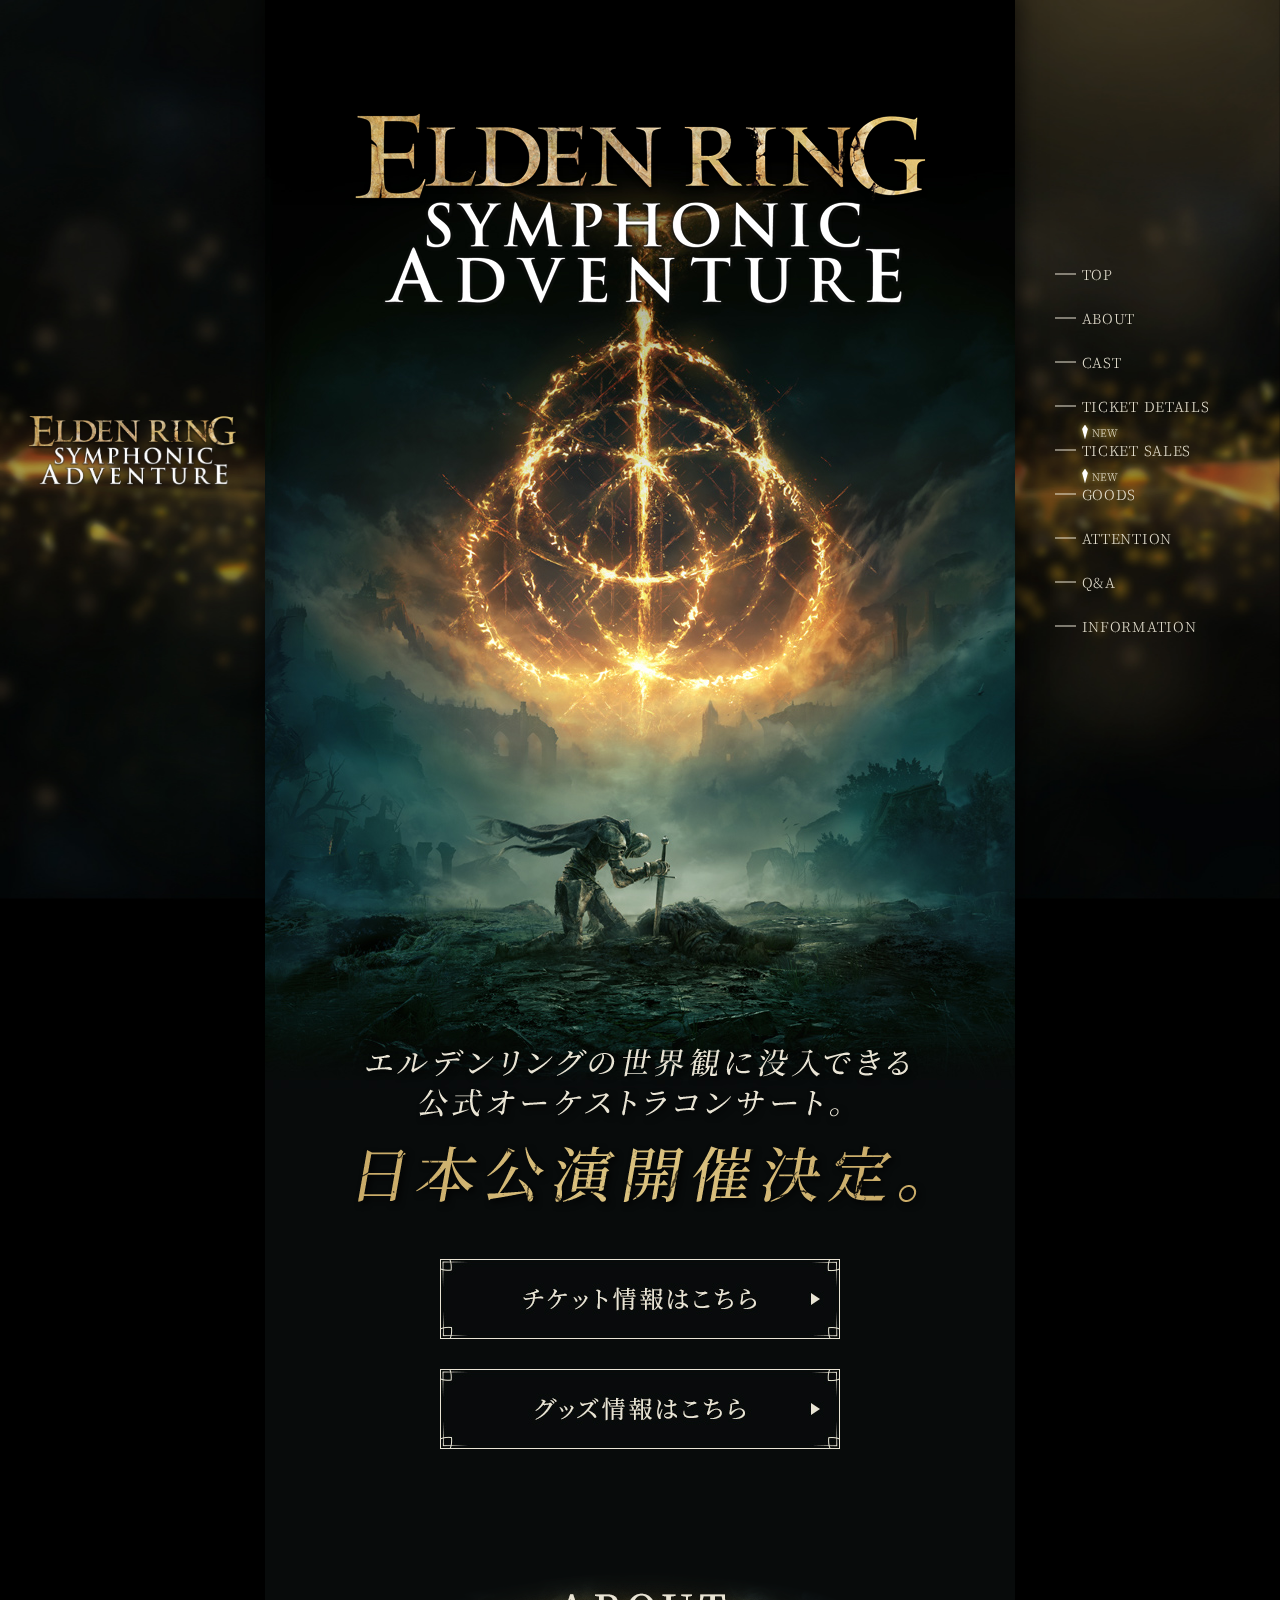
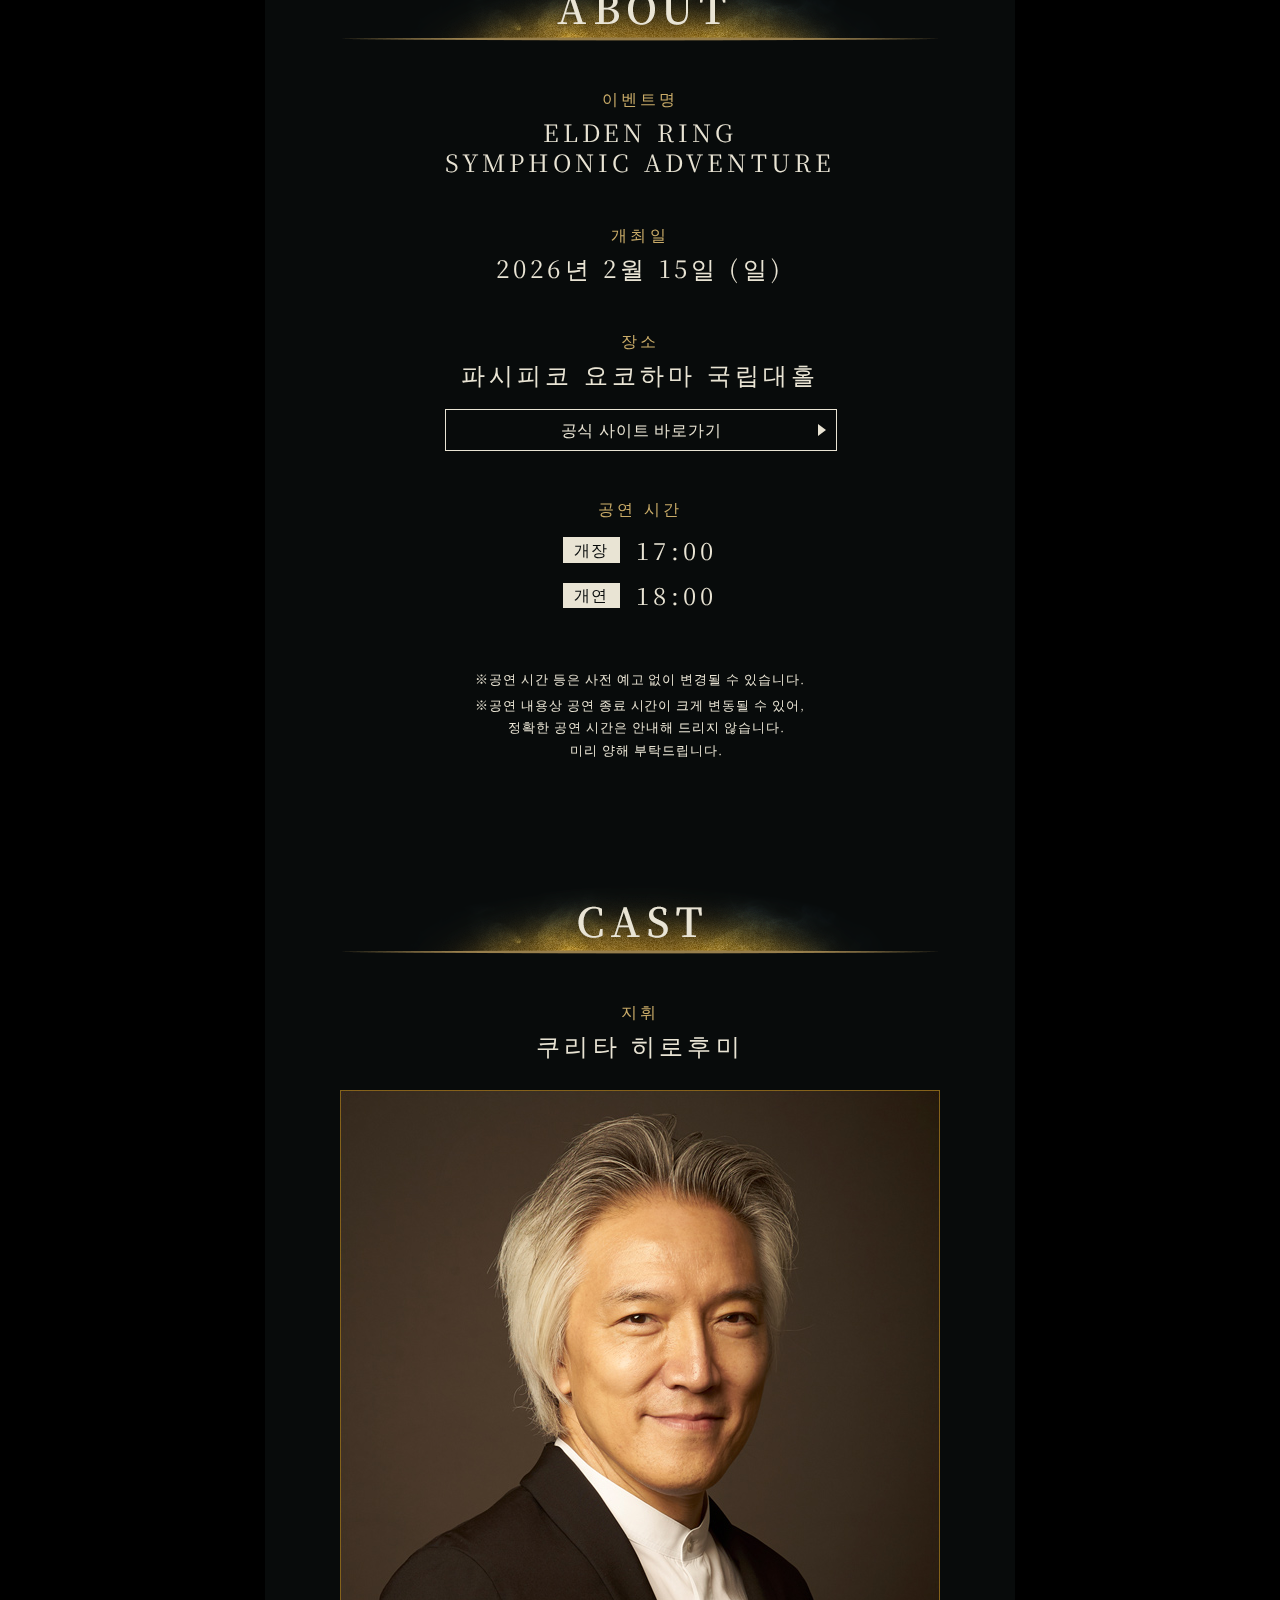
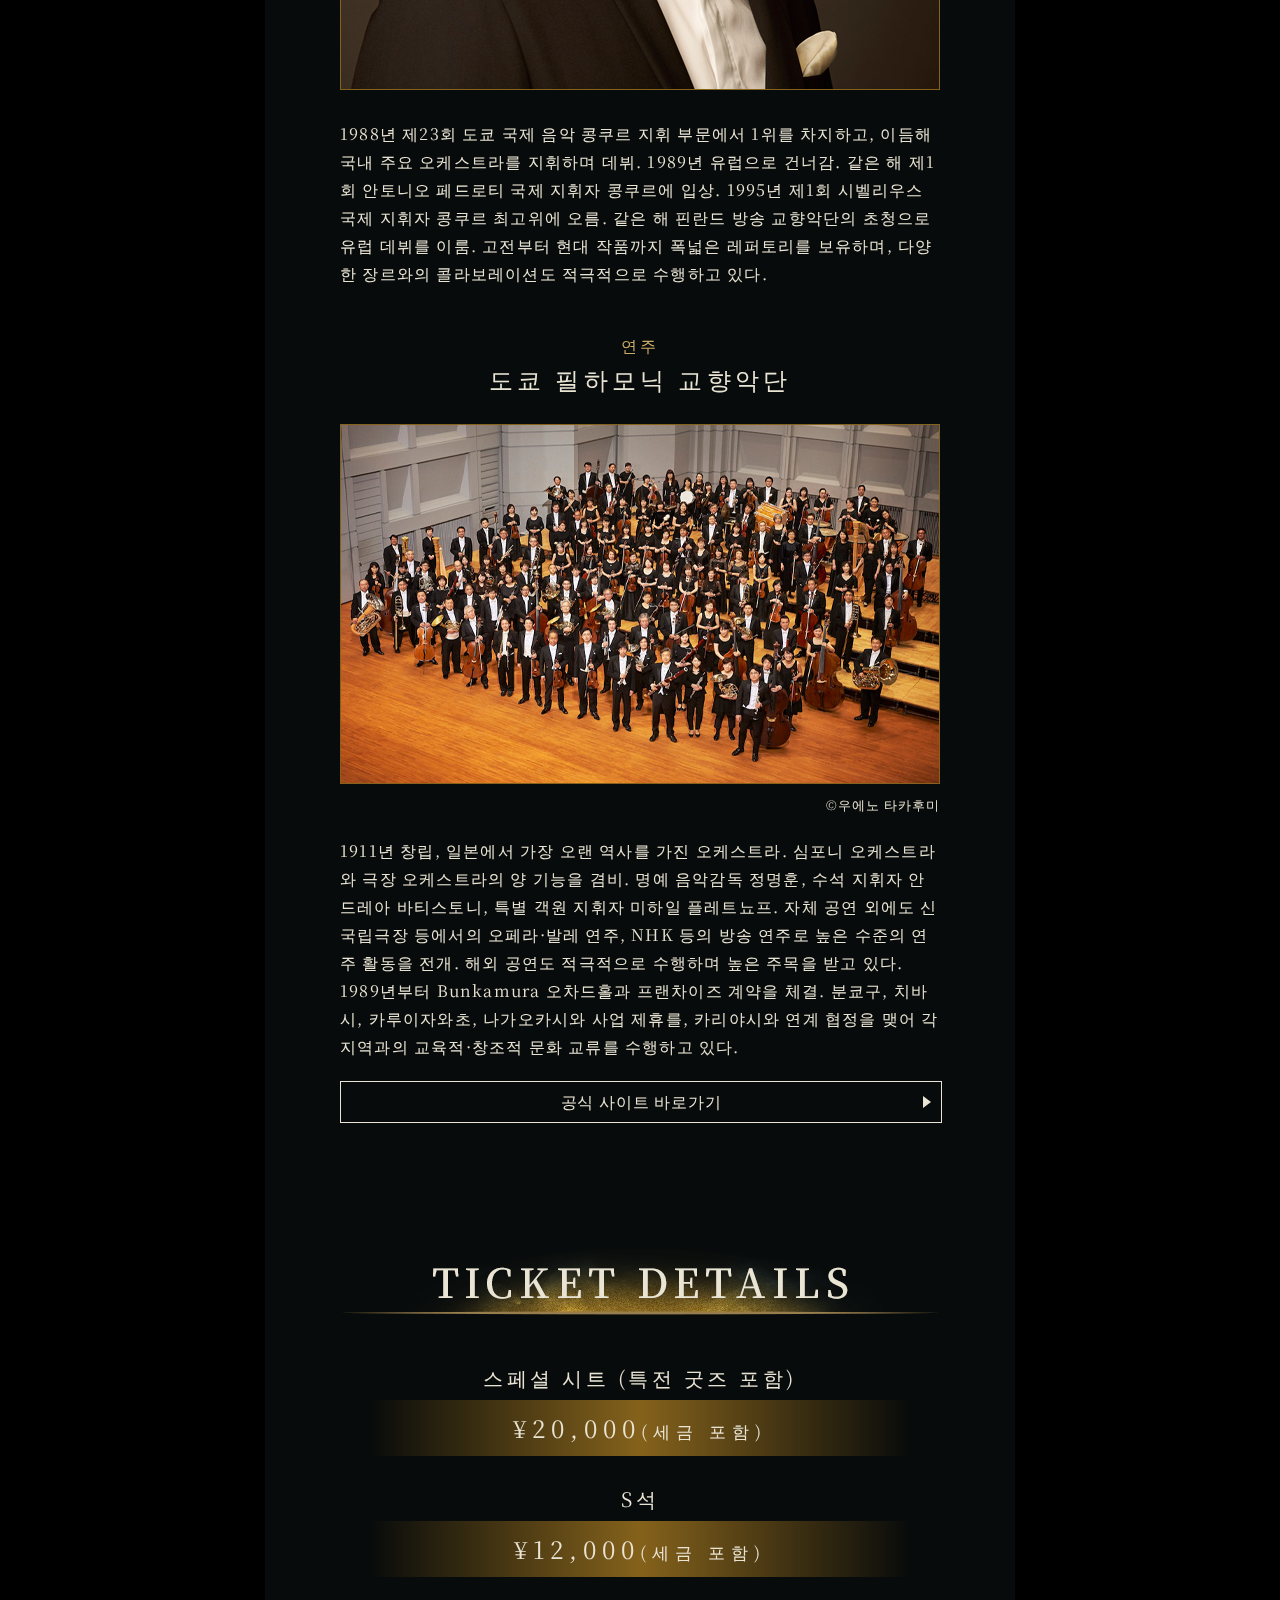
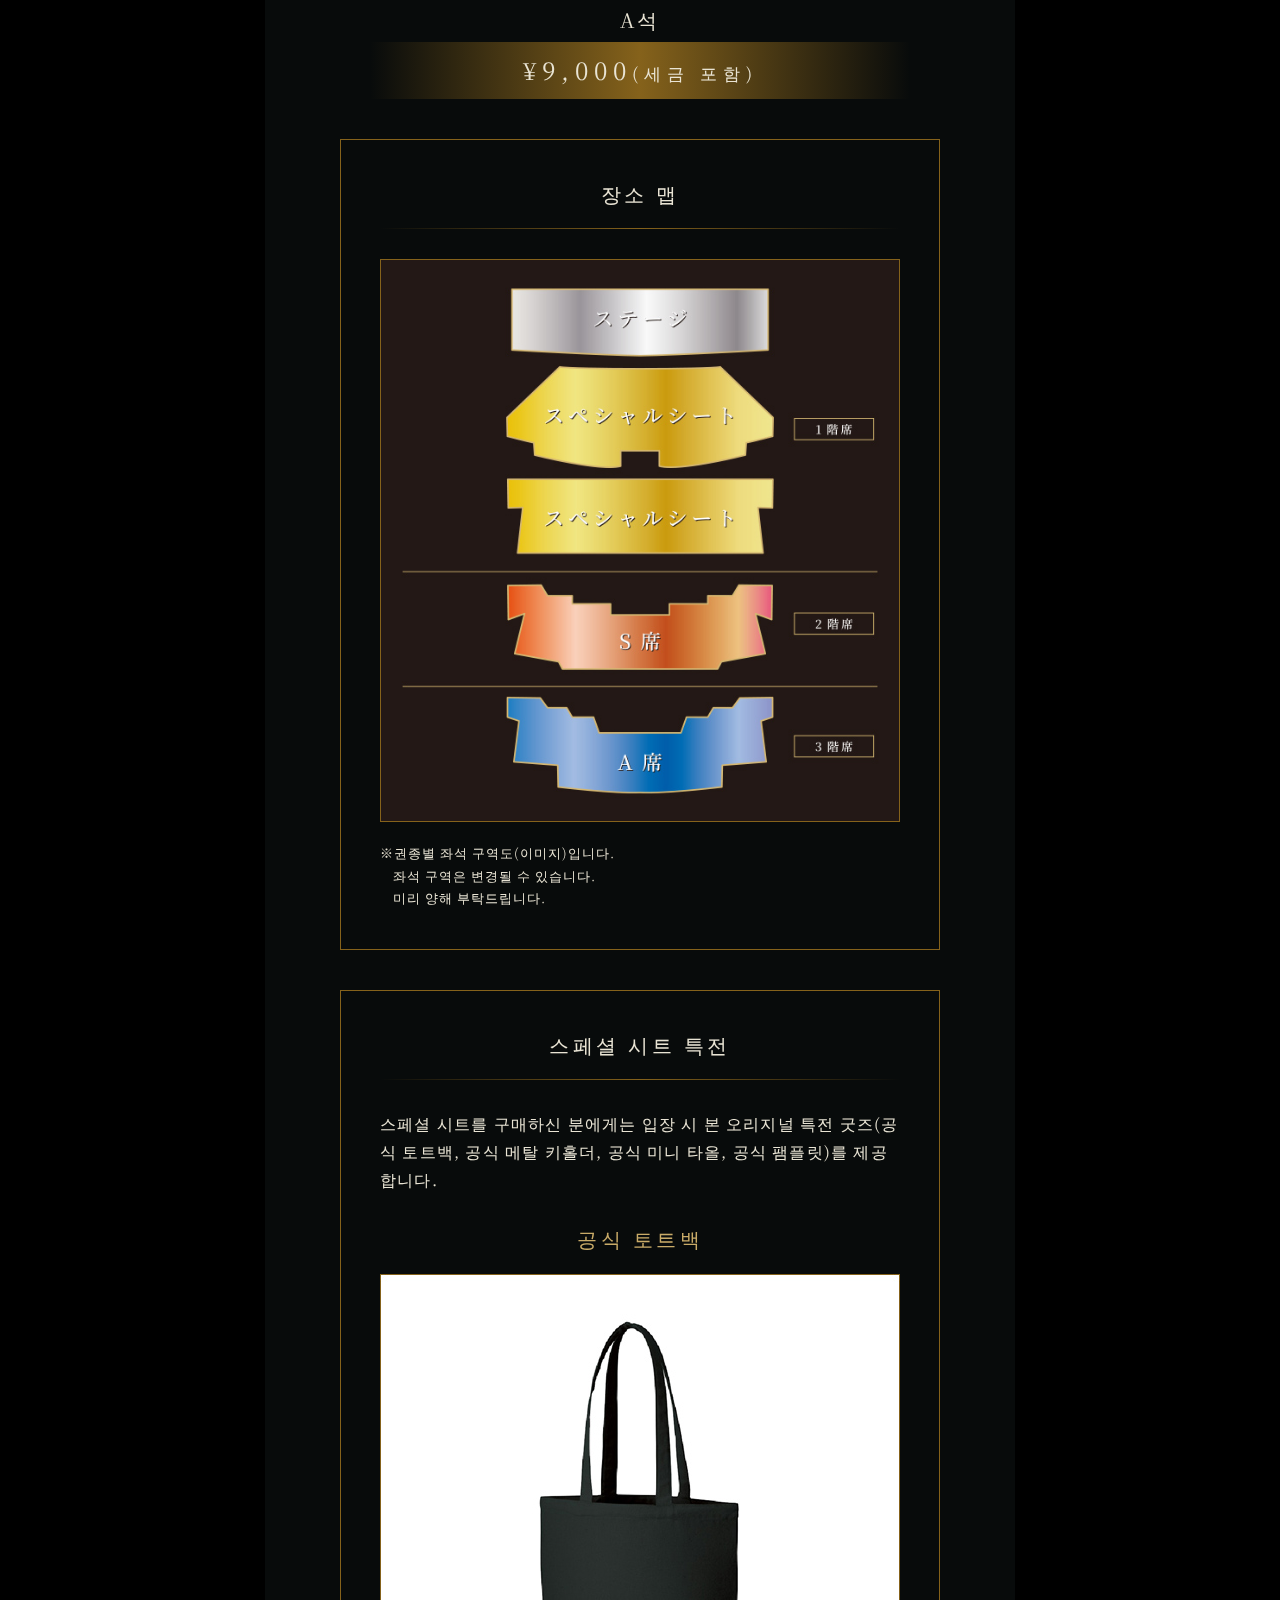
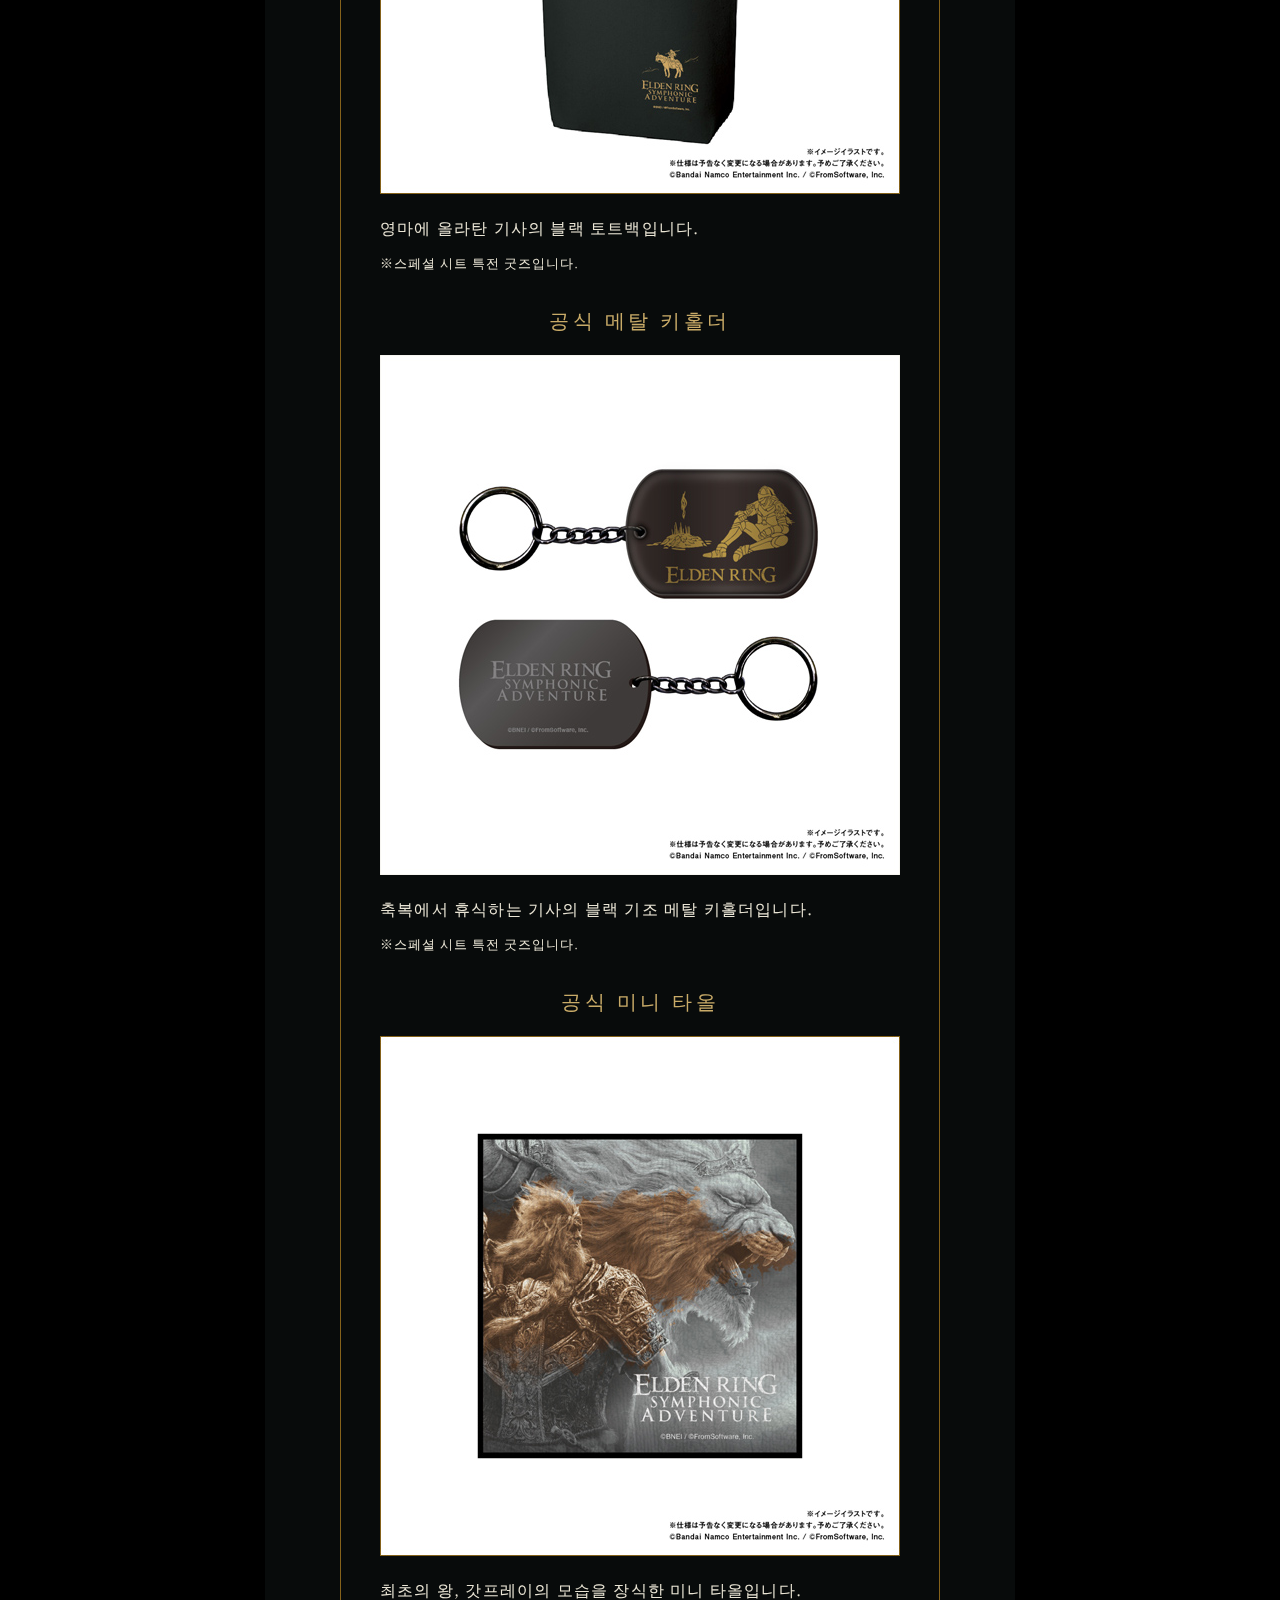
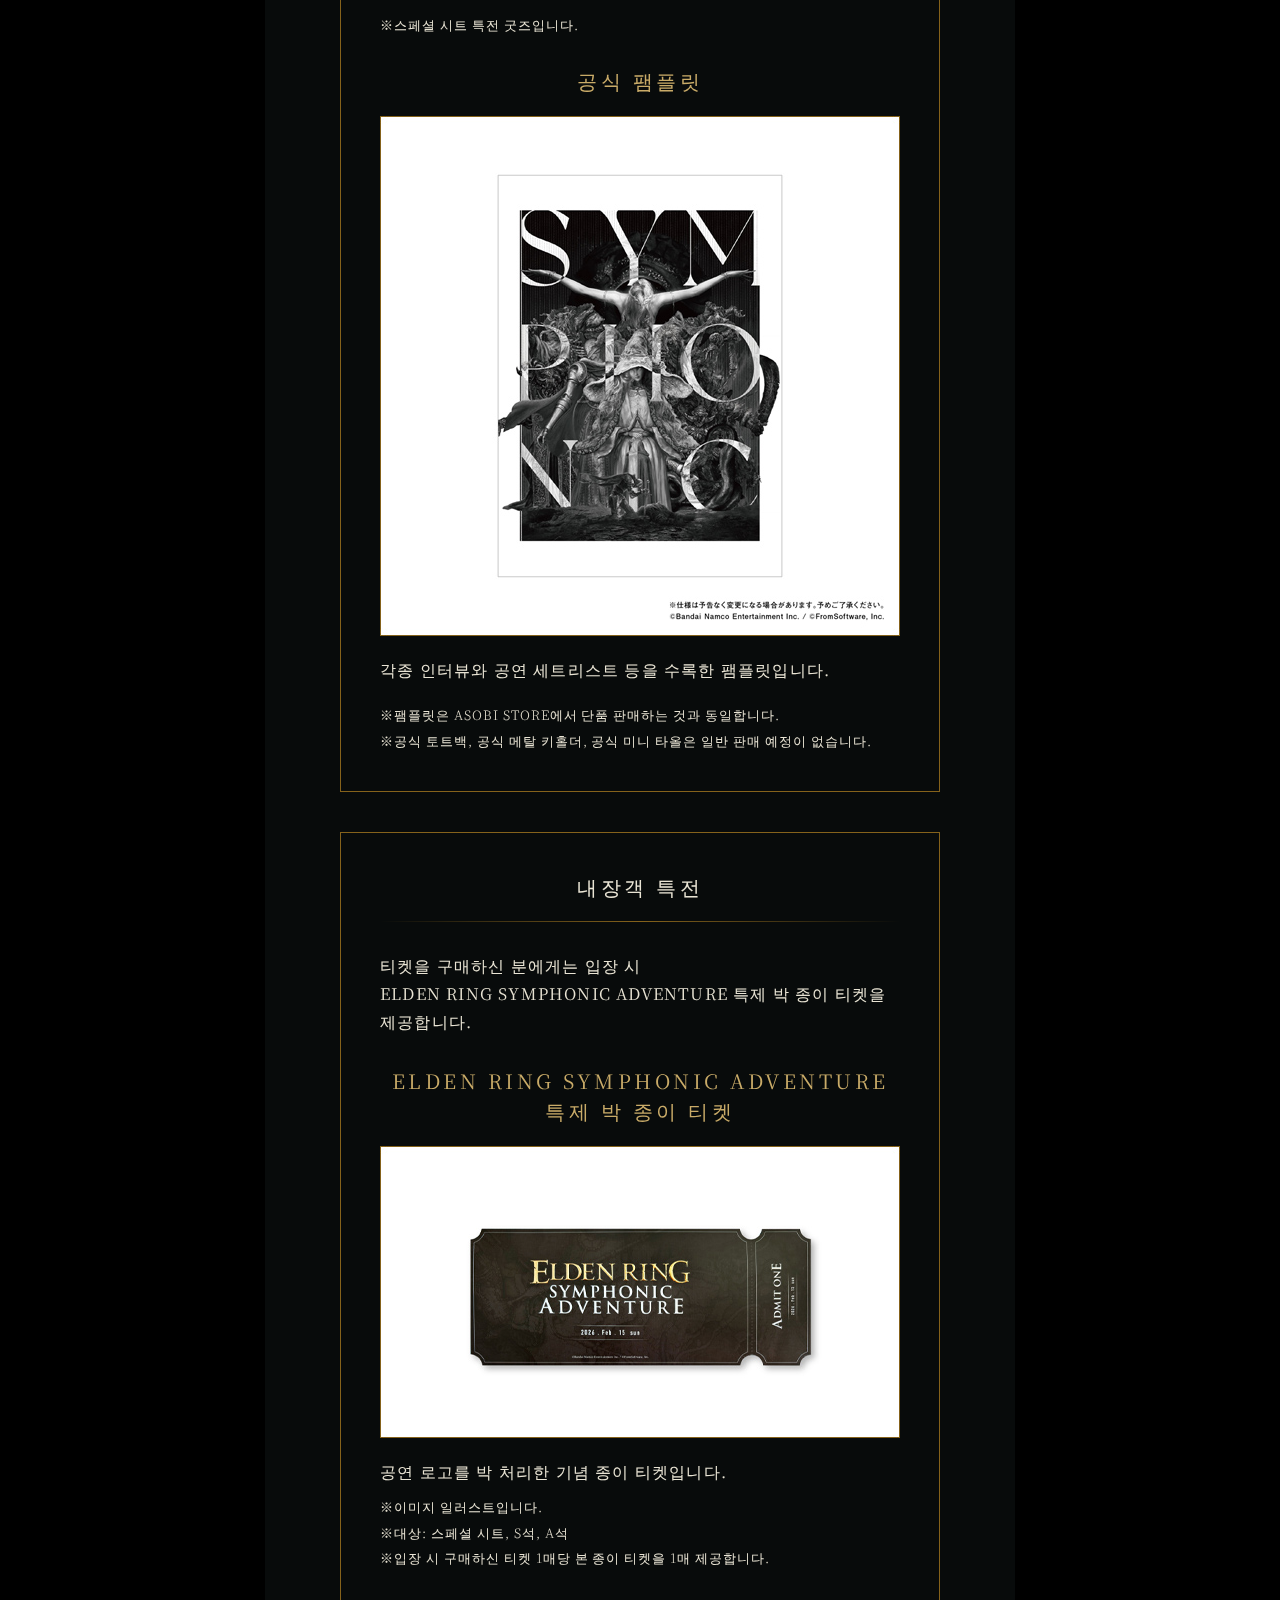
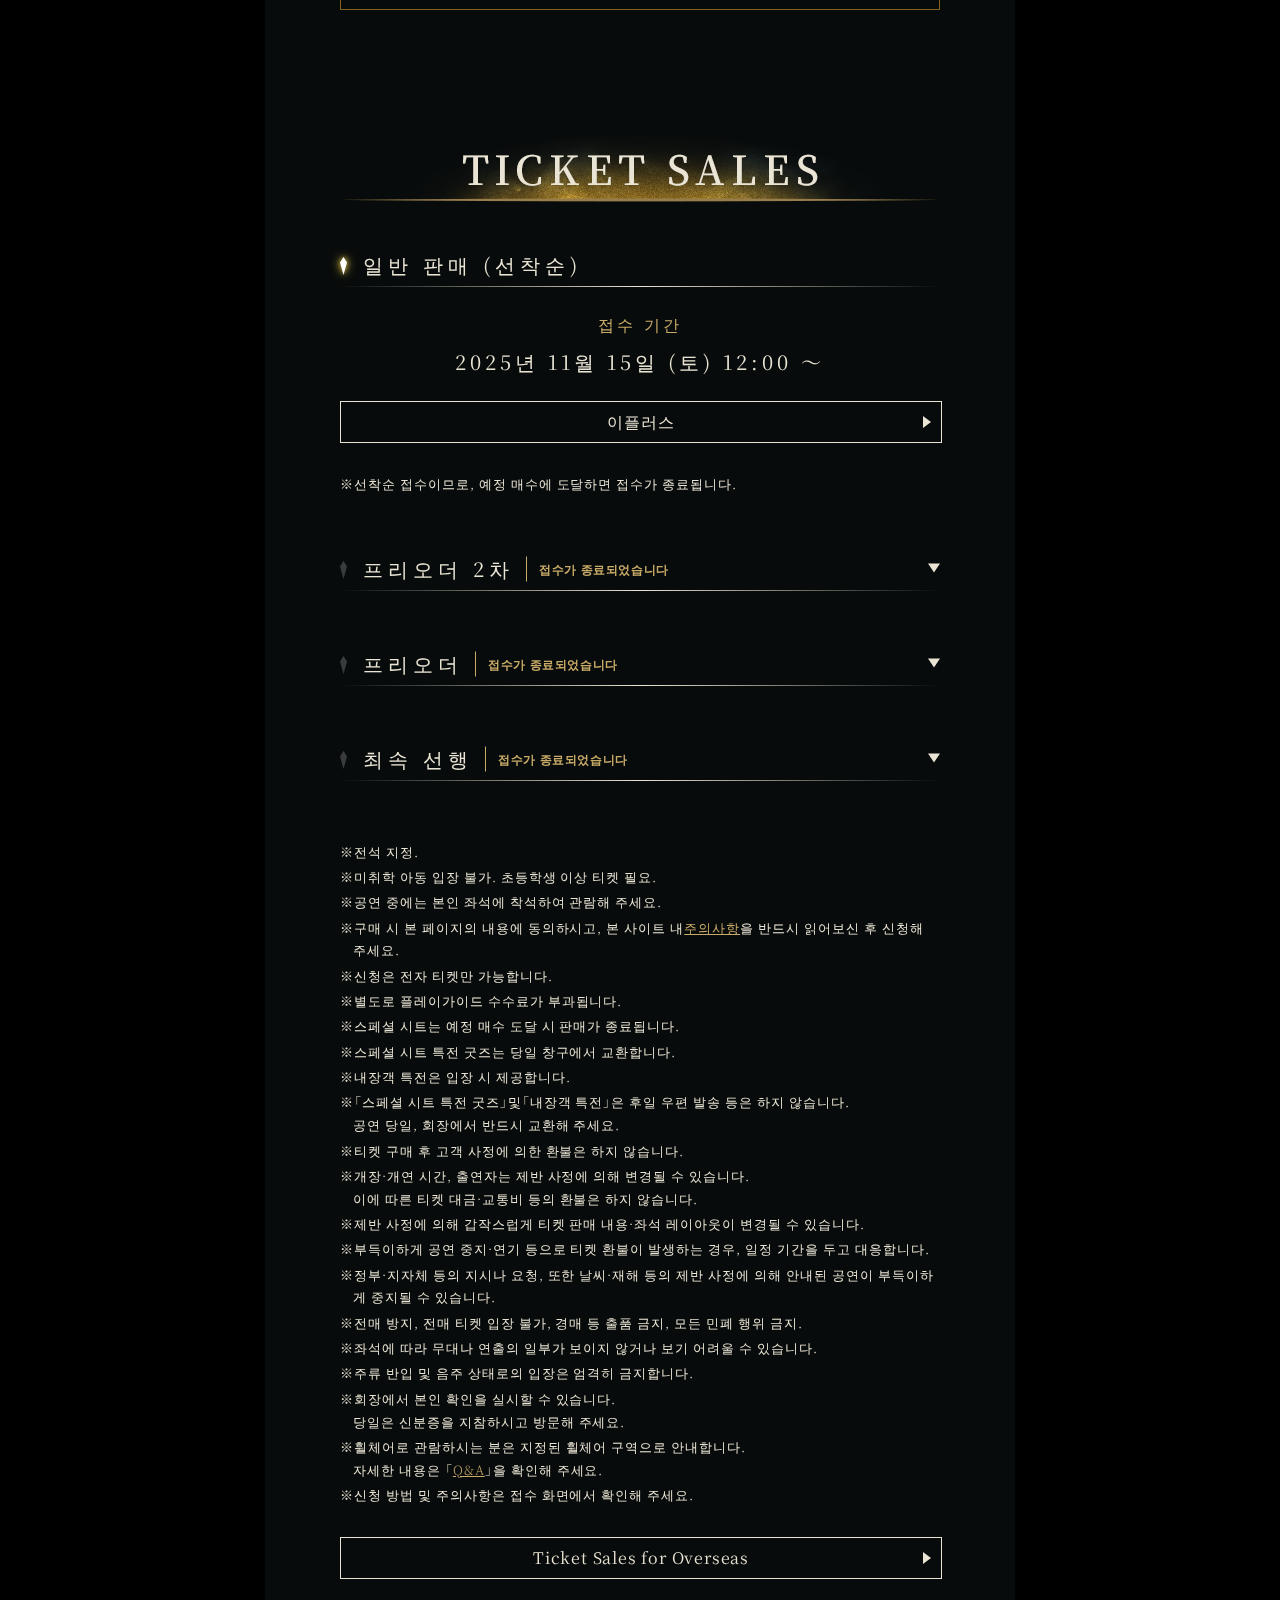
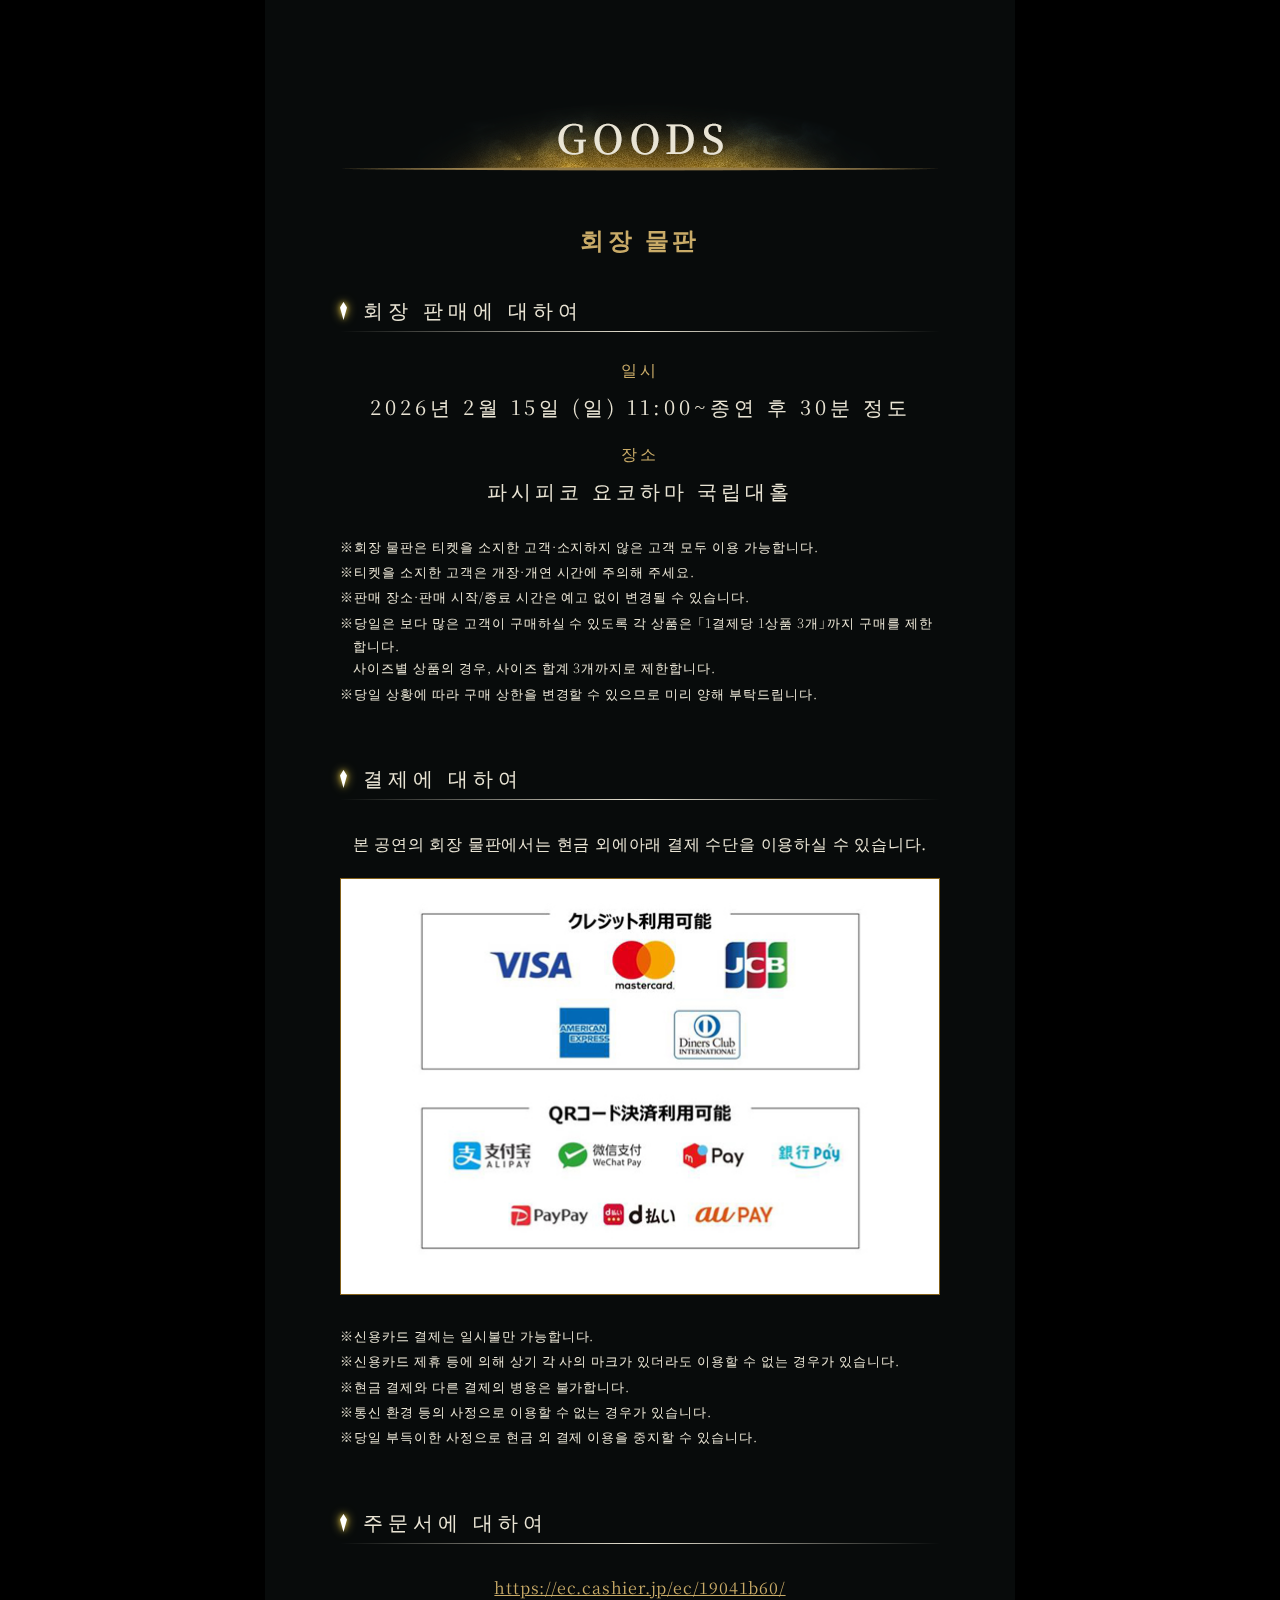
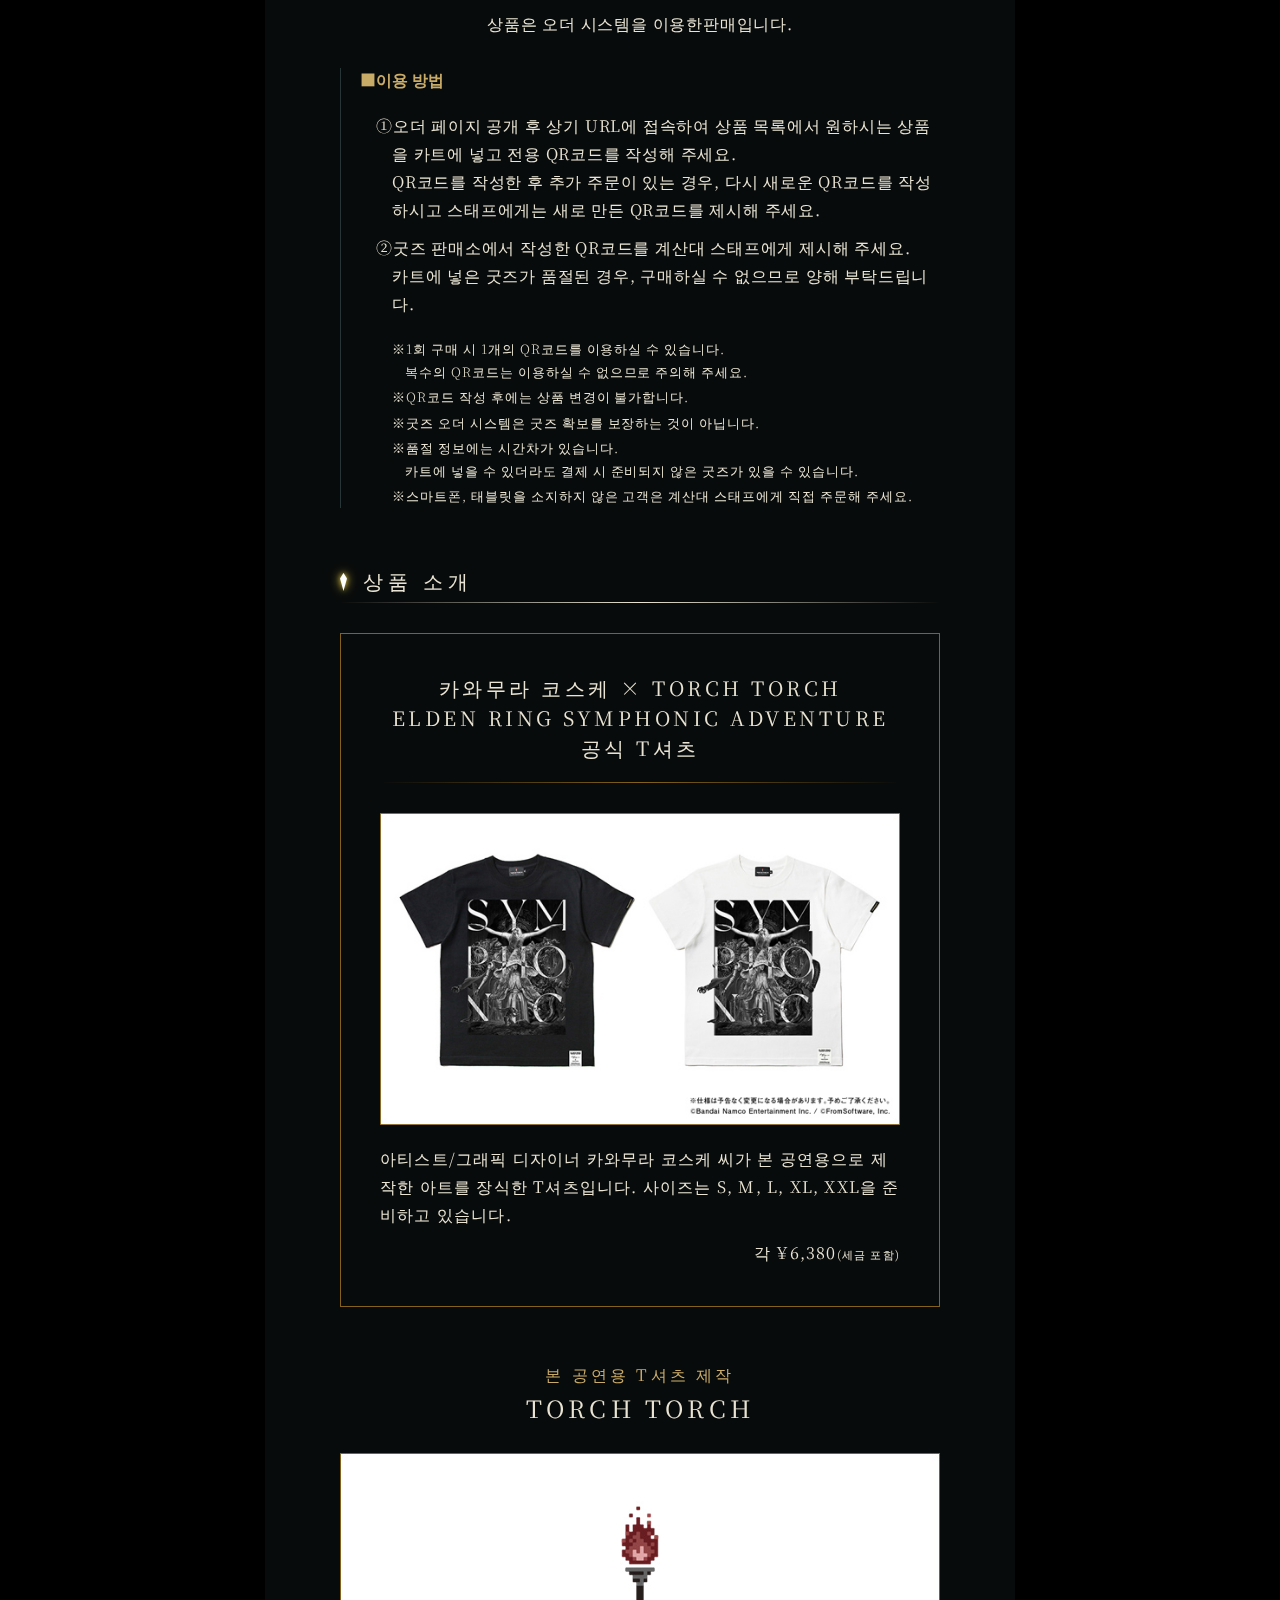
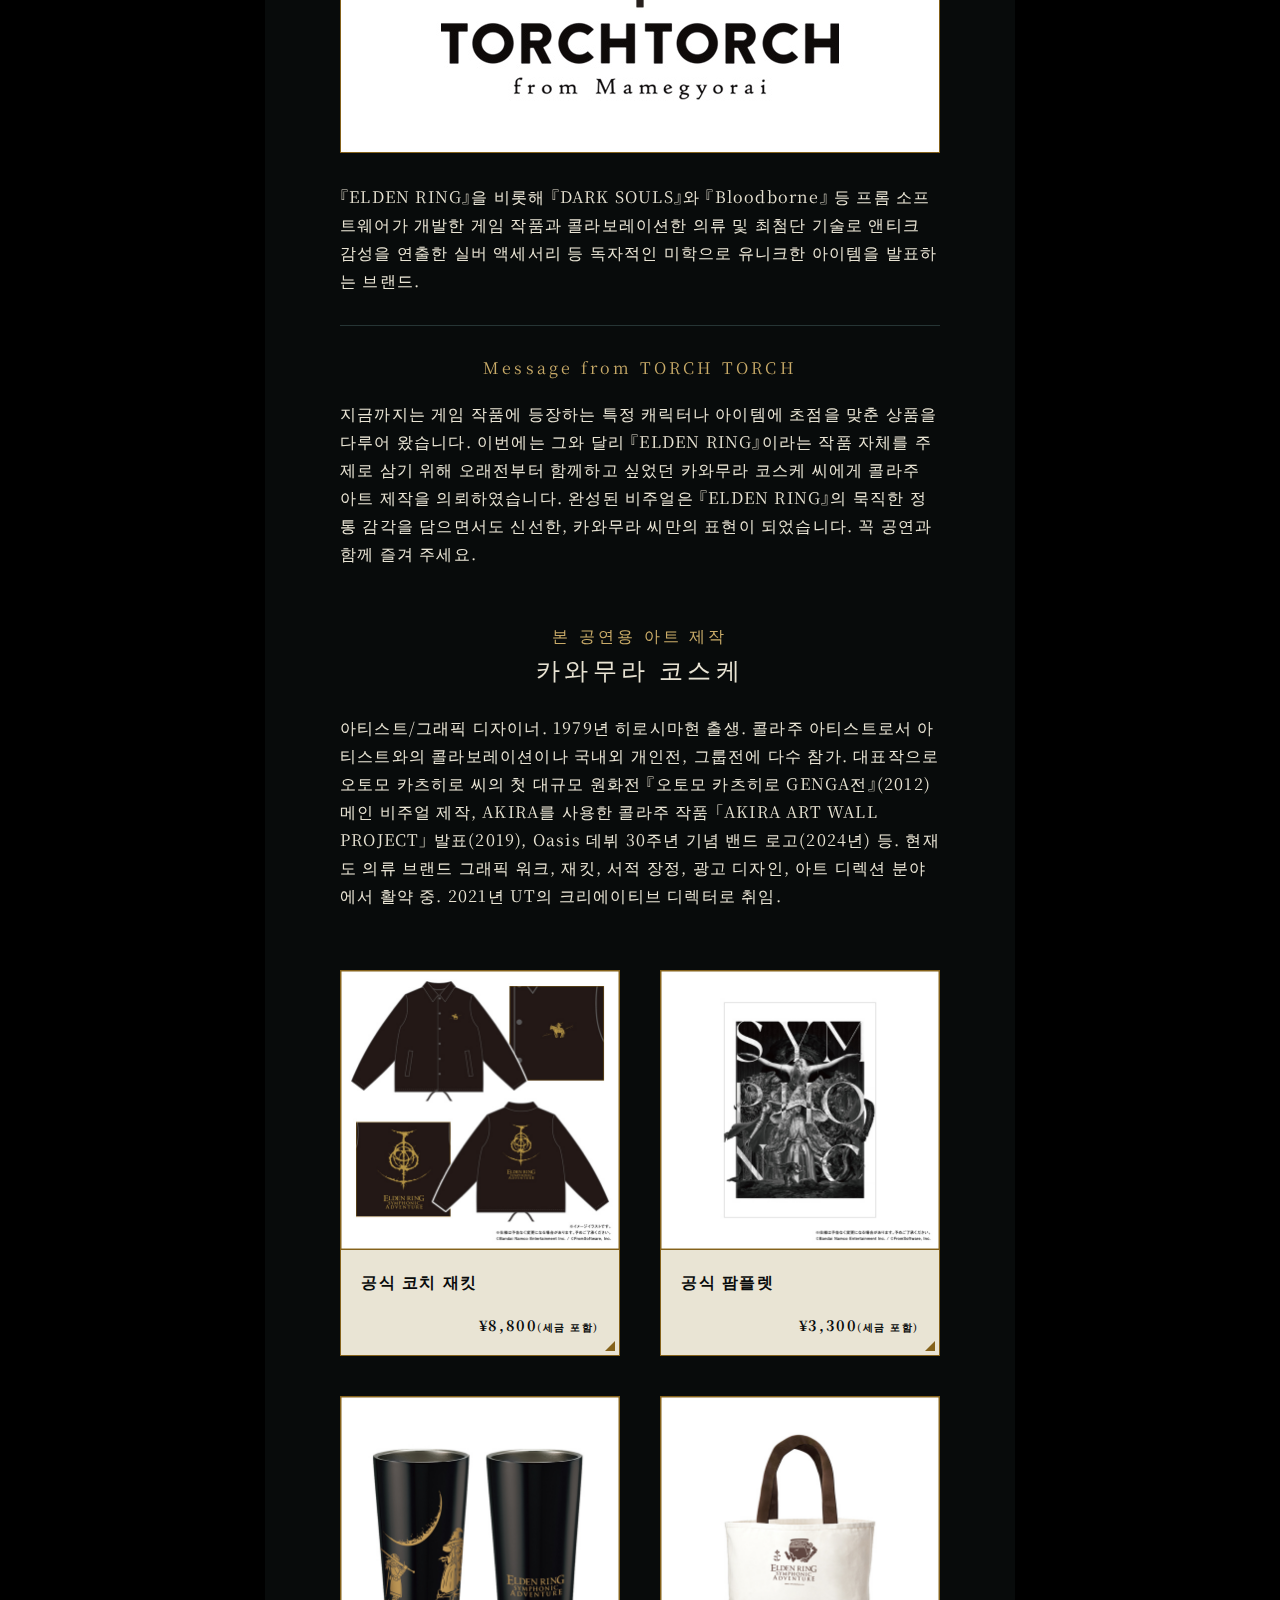
<file: index.html>
<!DOCTYPE html>
<html lang="ko">
<head prefix="og: http://ogp.me/ns# fb: http://ogp.me/ns/fb# website: http://ogp.me/ns/website#">
  <script src="js/jquery.js"></script>


  <meta charset="utf-8">
  <meta name="viewport" content="width=device-width,initial-scale=1">
  <meta name="format-detection" content="telephone=no">
  <meta property="og:site_name" content="ELDEN RING SYMPHONIC ADVENTURE WEBSITE">
  <meta property="og:locale" content="ko_KR">
  <meta property="og:type" content="website">
  <meta property="og:url" content="https://eldenring-orchestra.bn-ent.net/">
  <meta property="og:title" content="ELDEN RING SYMPHONIC ADVENTURE">
  <meta property="og:image" content="https://eldenring-orchestra.bn-ent.net/ogp.png">
  <meta property="og:description" content="ELDEN RING SYMPHONIC ADVENTURE 일본 공연 공식 사이트입니다.">
  <meta name="twitter:card" content="summary_large_image">
  <meta name="twitter:site" content="@BNE_BNGM">
  <meta name="twitter:image" content="https://eldenring-orchestra.bn-ent.net/ogp.png">
  <meta name="twitter:description" content="ELDEN RING SYMPHONIC ADVENTURE 일본 공연 공식 사이트입니다.">
  <meta name="description" content="ELDEN RING SYMPHONIC ADVENTURE 일본 공연 공식 사이트입니다.">

  <title>ELDEN RING SYMPHONIC ADVENTURE 일본 공연 공식 사이트</title>

  <link rel="icon" href="favicon.ico">
  <link rel="apple-touch-icon" href="apple-touch-icon.png">
  <link rel="apple-touch-icon" href="android-chrome.png">
  <link rel="preconnect" href="https://fonts.googleapis.com">
  <link rel="preconnect" href="https://fonts.gstatic.com" crossorigin>
  <link href="https://fonts.googleapis.com/css2?family=Noto+Serif+JP:wght@200..900&display=swap" rel="stylesheet">

  <link rel="stylesheet" href="css/jquery.fancybox.min.css">
  <link rel="stylesheet" href="css/layout.css?v5">


</head>

<body>

  <div class="contentsLeft">
    <div class="contentsLeftInner">
      <a href="#"><img src="images/logo.png" alt="ELDEN RING SYMPHONIC ADVENTURE"></a>
    </div>
  </div>

  <div class="contentsRight">
    <div class="contentsRightInner">
      <nav class="pcMenu">
        <ul class="pcMenuList">
          <li class="pcMenuItem">
            <a href="#" class="pcMenuLink">TOP</a>
          </li>
          <li class="pcMenuItem">
            <a href="#aboutCol" class="pcMenuLink">ABOUT</a>
          </li>
          <li class="pcMenuItem">
            <a href="#castCol" class="pcMenuLink">CAST</a>
          </li>
          <li class="pcMenuItem">
            <a href="#ticketDetailsCol" class="pcMenuLink">TICKET DETAILS</a>
          </li>
          <li class="pcMenuItem">
            <span class="new">NEW</span><a href="#ticketSalesCol" class="pcMenuLink">TICKET SALES</a>
          </li>
          <li class="pcMenuItem">
            <span class="new">NEW</span><a href="#goodsCol" class="pcMenuLink">GOODS</a>
          </li>
          <li class="pcMenuItem">
            <a href="#attentionCol" class="pcMenuLink">ATTENTION</a>
          </li>
          <li class="pcMenuItem">
            <a href="#qaCol" class="pcMenuLink">Q&amp;A</a>
          </li>
          <li class="pcMenuItem">
            <a href="#informationCol" class="pcMenuLink">INFORMATION</a>
          </li>
        </ul>
      </nav>
    </div>
  </div>

  <div id="spMenuContainer">

    <button class="hamburgerBtn jsHamburgerBtn" type="button" aria-label="메뉴 열기/닫기 버튼" aria-controls="spMenuContainer">
      <span class="ham01"></span>
      <span class="ham02"></span>
      <span class="ham03"></span>
    </button>

    <nav class="hamburgerMenu jsHamburgerMenu">
      <div class="hamburgerInner">
        <nav class="spMenu">
          <ul class="spMenuList">
            <li class="spMenuItem">
              <a href="#" class="spMenuLink">TOP</a>
            </li>
            <li class="spMenuItem">
              <a href="#aboutCol" class="spMenuLink">ABOUT</a>
            </li>
            <li class="spMenuItem">
              <a href="#castCol" class="spMenuLink">CAST</a>
            </li>
            <li class="spMenuItem">
              <a href="#ticketDetailsCol" class="spMenuLink">TICKET DETAILS</a>
            </li>
            <li class="spMenuItem">
              <span class="new">NEW</span><a href="#ticketSalesCol" class="spMenuLink">TICKET SALES</a>
            </li>
            <li class="spMenuItem">
              <span class="new">NEW</span><a href="#goodsCol" class="spMenuLink">GOODS</a>
            </li>
            <li class="spMenuItem">
              <a href="#attentionCol" class="spMenuLink">ATTENTION</a>
            </li>
            <li class="spMenuItem">
              <a href="#qaCol" class="spMenuLink">Q&amp;A</a>
            </li>
            <li class="spMenuItem">
              <a href="#informationCol" class="spMenuLink">INFORMATION</a>
            </li>
          </ul>
        </nav>
      </div>
    </nav>
  </div>

  <main>

    <section id="mvCol">

      <h1 class="logo">
        <img src="images/logo.png" alt="ELDEN RING SYMPHONIC ADVENTURE">
      </h1>

      <div class="catch">
        <img src="images/img_catch.png" alt="엘든링의 세계관에 몰입할 수 있는 공식 오케스트라 콘서트. 일본 공연 개최 확정.">
      </div>

    </section>

    <ul class="btnList">
      <li class="btn btnTicket">
        <a href="#ticketSalesCol">
          <img src="images/btn_ticket.jpg" alt="티켓 정보 보기">
        </a>
      </li>
      <li class="btn btnGoods">
        <a href="#goodsCol">
          <img src="images/btn_goods.jpg" alt="굿즈 정보 보기">
        </a>
      </li>
    </ul>

    <section id="aboutCol" class="contentsSection">
      <div class="inner">

        <h2 class="secTitle">
          <img src="images/tit_about.png" alt="ABOUT">
        </h2>

        <dl class="aboutItem">
          <dt class="aboutItemTitle">이벤트명</dt>
          <dd class="aboutItemContent">ELDEN RING<br>SYMPHONIC ADVENTURE</dd>
        </dl>

        <dl class="aboutItem">
          <dt class="aboutItemTitle">개최일</dt>
          <dd class="aboutItemContent">2026년 2월 15일 (일)</dd>
        </dl>

        <dl class="aboutItem">
          <dt class="aboutItemTitle">장소</dt>
          <dd class="aboutItemContent">파시피코 요코하마 국립대홀</dd>
        </dl>

        <ul class="aboutBtnList">
          <li class="btn btnAbout">
            <a href="https://www.pacifico.co.jp/" target="_blank" rel="noopener">공식 사이트 바로가기</a>
          </li>
        </ul>

        <dl class="aboutItem">
          <dt class="aboutItemTitle">공연 시간</dt>
          <dd class="aboutItemContent">
            <dl class="aboutItemContentItem">
              <dt>개장</dt>
              <dd>17:00</dd>
            </dl>
            <dl class="aboutItemContentItem">
              <dt>개연</dt>
              <dd>18:00</dd>
            </dl>
          </dd>
        </dl>

        <ul class="notice center">
          <li class="noticeItem">
            ※공연 시간 등은<br class="disSp"> 사전 예고 없이 변경될 수 있습니다.
          </li>
          <li class="noticeItem">
            ※공연 내용상<br class="disSp"> 공연 종료 시간이 크게 변동될 수 있어,<br>정확한 공연 시간은 안내해 드리지 않습니다.<br>미리 양해 부탁드립니다.
          </li>
        </ul>

      </div>
    </section>

    <section id="castCol" class="contentsSection">
      <div class="inner">

        <h2 class="secTitle">
          <img src="images/tit_cast.png" alt="CAST">
        </h2>

        <dl class="castItem">
          <dt class="castItemTitle">지휘</dt>
          <dd class="castItemContent">
            <p class="castName">쿠리타 히로후미</p>
            <div class="castImg">
              <img src="images/img_kurita.jpg" alt="쿠리타 히로후미">
            </div>
            <p class="castDetail">
              1988년 제23회 도쿄 국제 음악 콩쿠르 지휘 부문에서 1위를 차지하고, 이듬해 국내 주요 오케스트라를 지휘하며 데뷔. 1989년 유럽으로 건너감. 같은 해 제1회 안토니오 페드로티 국제 지휘자 콩쿠르에 입상. 1995년 제1회 시벨리우스 국제 지휘자 콩쿠르 최고위에 오름. 같은 해 핀란드 방송 교향악단의 초청으로 유럽 데뷔를 이룸. 고전부터 현대 작품까지 폭넓은 레퍼토리를 보유하며, 다양한 장르와의 콜라보레이션도 적극적으로 수행하고 있다.
            </p>
          </dd>
        </dl>

        <dl class="castItem">
          <dt class="castItemTitle">연주</dt>
          <dd class="castItemContent">
            <p class="castName">도쿄 필하모닉 교향악단</p>
            <div class="castImg">
              <img src="images/img_tpo.jpg" alt="도쿄 필하모닉 교향악단">
            </div>
            <ul class="notice mt10 mb20 right">
              <li class="noticeItem">
                &copy;우에노 타카후미
              </li>
            </ul>
            <p class="castDetail">
              1911년 창립, 일본에서 가장 오랜 역사를 가진 오케스트라. 심포니 오케스트라와 극장 오케스트라의 양 기능을 겸비. 명예 음악감독 정명훈, 수석 지휘자 안드레아 바티스토니, 특별 객원 지휘자 미하일 플레트뇨프. 자체 공연 외에도 신국립극장 등에서의 오페라·발레 연주, NHK 등의 방송 연주로 높은 수준의 연주 활동을 전개. 해외 공연도 적극적으로 수행하며 높은 주목을 받고 있다. 1989년부터 Bunkamura 오차드홀과 프랜차이즈 계약을 체결. 분쿄구, 치바시, 카루이자와초, 나가오카시와 사업 제휴를, 카리야시와 연계 협정을 맺어 각 지역과의 교육적·창조적 문화 교류를 수행하고 있다.
            </p>
            <ul class="castBtnList">
              <li class="btn btnCast">
                <a href="https://www.tpo.or.jp/" target="_blank" rel="noopener">공식 사이트 바로가기</a>
              </li>
            </ul>
          </dd>
        </dl>

      </div>
    </section>

    <section id="ticketDetailsCol" class="contentsSection">
      <div class="inner">

        <h2 class="secTitle">
          <img src="images/tit_ticketdetails.png" alt="TICKET DETAILS">
        </h2>

        <dl class="ticketDetailsItem">
          <dt class="ticketDetailsTitle">스페셜 시트 (특전 굿즈 포함)</dt>
          <dd class="ticketDetailsContent">¥20,000<span>(세금 포함)</span></dd>
        </dl>

        <dl class="ticketDetailsItem">
          <dt class="ticketDetailsTitle">S석</dt>
          <dd class="ticketDetailsContent">¥12,000<span>(세금 포함)</span></dd>
        </dl>

        <dl class="ticketDetailsItem">
          <dt class="ticketDetailsTitle">A석</dt>
          <dd class="ticketDetailsContent">¥9,000<span>(세금 포함)</span></dd>
        </dl>

        <div class="venueMap">
          <div class="venueMapTitle">장소 맵</div>
          <div class="venueMapInner">
            <img src="images/img_venuemap.jpg" alt="장소 맵">
          </div>
          <ul class="notice mt20">
            <li class="noticeItem">
              ※권종별 좌석 구역도(이미지)입니다.<br>좌석 구역은 변경될 수 있습니다.<br>미리 양해 부탁드립니다.
            </li>
          </ul>
        </div>

        <dl class="specialGoods">
          <dt class="specialGoodsTitle">스페셜 시트 특전</dt>
          <dd class="specialGoodsContent">
            <p class="specialGoodsDetail">스페셜 시트를 구매하신 분에게는 입장 시 본 오리지널 특전 굿즈(공식 토트백, 공식 메탈 키홀더, 공식 미니 타올, 공식 팸플릿)를 제공합니다.</p>
            <p class="specialGoodsName">공식 토트백</p>
            <div class="specialGoodsImg">
              <img src="images/img_spgoods_01.jpg?v2" alt="공식 토트백">
            </div>
            <p class="specialGoodsDetail">영마에 올라탄 기사의 블랙 토트백입니다.</p>
            <ul class="notice mt10">
              <li class="noticeItem">
                ※스페셜 시트 특전 굿즈입니다.
              </li>
            </ul>
            <p class="specialGoodsName">공식 메탈 키홀더</p>
            <div class="specialGoodsImg">
              <img src="images/img_spgoods_02.jpg" alt="공식 메탈 키홀더">
            </div>
            <p class="specialGoodsDetail">축복에서 휴식하는 기사의 블랙 기조 메탈 키홀더입니다.</p>
            <ul class="notice mt10">
              <li class="noticeItem">
                ※스페셜 시트 특전 굿즈입니다.
              </li>
            </ul>
            <p class="specialGoodsName">공식 미니 타올</p>
            <div class="specialGoodsImg">
              <img src="images/img_spgoods_03.jpg" alt="공식 미니 타올">
            </div>
            <p class="specialGoodsDetail">최초의 왕, 갓프레이의 모습을 장식한 미니 타올입니다.</p>
            <ul class="notice mt10">
              <li class="noticeItem">
                ※스페셜 시트 특전 굿즈입니다.
              </li>
            </ul>
            <p class="specialGoodsName">공식 팸플릿</p>
            <div class="specialGoodsImg">
              <img src="images/img_spgoods_04.jpg?v2" alt="공식 팸플릿">
            </div>
            <p class="specialGoodsDetail">각종 인터뷰와 공연 세트리스트 등을 수록한 팸플릿입니다.</p>
            <ul class="notice mt20">
              <li class="noticeItem">
                ※팸플릿은 ASOBI STORE에서 단품 판매하는 것과 동일합니다.
              </li>
              <li class="noticeItem">
                ※공식 토트백, 공식 메탈 키홀더, 공식 미니 타올은 일반 판매 예정이 없습니다.
              </li>
            </ul>
          </dd>
        </dl>

        <dl class="specialGoods">
          <dt class="specialGoodsTitle">내장객 특전</dt>
          <dd class="specialGoodsContent">
            <p class="specialGoodsDetail">티켓을 구매하신 분에게는 입장 시<br class="disPc">ELDEN RING SYMPHONIC ADVENTURE 특제 박 종이 티켓을 제공합니다.</p>
            <p class="specialGoodsName">ELDEN RING SYMPHONIC ADVENTURE<br>특제 박 종이 티켓</p>
            <div class="specialGoodsImg">
              <img src="images/img_memorialticket.jpg" alt="ELDEN RING SYMPHONIC ADVENTURE 특제 박 종이 티켓">
            </div>
            <p class="specialGoodsDetail">공연 로고를 박 처리한 기념 종이 티켓입니다.</p>
            <ul class="notice mt10">
              <li class="noticeItem">
                ※이미지 일러스트입니다.
              </li>
              <li class="noticeItem">
                ※대상: 스페셜 시트, S석, A석
              </li>
              <li class="noticeItem">
                ※입장 시 구매하신 티켓 1매당 본 종이 티켓을 1매 제공합니다.
              </li>
            </ul>
          </dd>
        </dl>

      </div>
    </section>

    <section id="ticketSalesCol" class="contentsSection">
      <div class="inner">

        <h2 class="secTitle">
          <img src="images/tit_ticketsales.png" alt="TICKET SALES">
        </h2>

        <div class="ticketItem">

          <h3 class="ticketItemTitle">
            일반 판매 (선착순)
          </h3>

          <div class="ticketItemContainer">
            <dl class="ticketList">
              <dt>접수 기간</dt>
              <dd>
                2025년 11월 15일 (토) <br class="disSp">12:00 ～
              </dd>
            </dl>
            <ul class="ticketBtnList">
              <li class="btn btnSale">
                <a href="https://eplus.jp/elden-ring-concert/" target="_blank" rel="noopener">이플러스</a>
              </li>
            </ul>
            <ul class="notice mt30">
              <li class="noticeItem">
                ※선착순 접수이므로, 예정 매수에 도달하면 접수가 종료됩니다.
              </li>
            </ul>
          </div>

        </div>

        <div class="ticketItem end">

          <h3 class="ticketItemTitle accordionBtn end">
            프리오더 2차<span class="end">접수가 종료되었습니다</span><span class="arrow"></span>
          </h3>

          <div class="ticketItemContainer accordionBox">
            <dl class="ticketList">
              <dt>접수 기간</dt>
              <dd>
                2025년 10월 29일 (수) <br class="disSp">12:00 ～ <br>11월 3일 (월) 23:59
              </dd>
              <dt>당첨 발표</dt>
              <dd>
                2025년 11월 6일 (목) <br class="disSp">13:00 〜
              </dd>
              <dt>입금 기간</dt>
              <dd>
                2025년 11월 6일 (목) <br class="disSp">13:00 ～ <br>11월 9일 (일) 21:00
              </dd>
              <dt>매수 제한</dt>
              <dd>
                1인당 4매까지
              </dd>
            </dl>
            <ul class="ticketBtnList">
              <li class="btn btnSale">
                <a class="disabled">이플러스</a>
              </li>
            </ul>
          </div>

        </div>

        <div class="ticketItem end">

          <h3 class="ticketItemTitle accordionBtn end">
            프리오더<span class="end">접수가 종료되었습니다</span><span class="arrow"></span>
          </h3>

          <div class="ticketItemContainer accordionBox">
            <dl class="ticketList">
              <dt>접수 기간</dt>
              <dd>
                2025년 10월 10일 (금) <br class="disSp">12:00 ～ <br>10월 21일 (화) 23:59
              </dd>
              <dt>당첨 발표</dt>
              <dd>
                2025년 10월 24일 (금) <br class="disSp">13:00 〜
              </dd>
              <dt>입금 기간</dt>
              <dd>
                2025년 10월 24일 (금) <br class="disSp">13:00 ～ <br>10월 27일 (월) 21:00
              </dd>
              <dt>매수 제한</dt>
              <dd>
                1인당 4매까지
              </dd>
            </dl>
            <ul class="ticketBtnList">
              <li class="btn btnSale">
                <a class="disabled">이플러스</a>
              </li>
            </ul>
          </div>

        </div>

        <div class="ticketItem end">

          <h3 class="ticketItemTitle accordionBtn end">
            최속 선행<span class="end">접수가 종료되었습니다</span><span class="arrow"></span>
          </h3>

          <div class="ticketItemContainer accordionBox">
            <dl class="ticketList">
              <dt>접수 기간</dt>
              <dd>
                2025년 9월 15일 (월·공휴일) <br class="disSp">21:00 ～ <br>9월 30일 (화) 23:59
              </dd>
              <dt>당첨 발표</dt>
              <dd>
                2025년 10월 3일 (금) <br class="disSp">13:00 〜
              </dd>
              <dt>입금 기간</dt>
              <dd>
                2025년 10월 3일 (금) <br class="disSp">13:00 ～ <br>10월 6일 (월) 21:00
              </dd>
              <dt>매수 제한</dt>
              <dd>
                1인당 4매까지
              </dd>
            </dl>
            <ul class="ticketBtnList">
              <li class="btn btnSale">
                <a class="disabled">이플러스</a>
              </li>
            </ul>
          </div>

        </div>

        <ul class="notice">
          <li class="noticeItem">
            ※전석 지정.
          </li>
          <li class="noticeItem">
            ※미취학 아동 입장 불가. 초등학생 이상 티켓 필요.
          </li>
          <li class="noticeItem">
            ※공연 중에는 본인 좌석에 착석하여 관람해 주세요.
          </li>
          <li class="noticeItem">
            ※구매 시 본 페이지의 내용에 동의하시고, 본 사이트 내<a href="#attentionCol">주의사항</a>을 반드시 읽어보신 후 신청해 주세요.
          </li>
          <li class="noticeItem">
            ※신청은 전자 티켓만 가능합니다.
          </li>
          <li class="noticeItem">
            ※별도로 플레이가이드 수수료가 부과됩니다.
          </li>
          <li class="noticeItem">
            ※스페셜 시트는 예정 매수 도달 시 판매가 종료됩니다.
          </li>
          <li class="noticeItem">
            ※스페셜 시트 특전 굿즈는 당일 창구에서 교환합니다.
          </li>
          <li class="noticeItem">
            ※내장객 특전은 입장 시 제공합니다.
          </li>
          <li class="noticeItem">
            ※「스페셜 시트 특전 굿즈」및「내장객 특전」은 후일 우편 발송 등은 하지 않습니다.<br>공연 당일, 회장에서 반드시 교환해 주세요.
          </li>
          <li class="noticeItem">
            ※티켓 구매 후 고객 사정에 의한 환불은 하지 않습니다.
          </li>
          <li class="noticeItem">
            ※개장·개연 시간, 출연자는 제반 사정에 의해 변경될 수 있습니다.<br>이에 따른 티켓 대금·교통비 등의 환불은 하지 않습니다.
          </li>
          <li class="noticeItem">
            ※제반 사정에 의해 갑작스럽게 티켓 판매 내용·좌석 레이아웃이 변경될 수 있습니다.
          </li>
          <li class="noticeItem">
            ※부득이하게 공연 중지·연기 등으로 티켓 환불이 발생하는 경우, 일정 기간을 두고 대응합니다.
          </li>
          <li class="noticeItem">
            ※정부·지자체 등의 지시나 요청, 또한 날씨·재해 등의 제반 사정에 의해 안내된 공연이 부득이하게 중지될 수 있습니다.
          </li>
          <li class="noticeItem">
            ※전매 방지, 전매 티켓 입장 불가, 경매 등 출품 금지, 모든 민폐 행위 금지.
          </li>
          <li class="noticeItem">
            ※좌석에 따라 무대나 연출의 일부가 보이지 않거나 보기 어려울 수 있습니다.
          </li>
          <li class="noticeItem">
            ※주류 반입 및 음주 상태로의 입장은 엄격히 금지합니다.
          </li>
          <li class="noticeItem">
            ※회장에서 본인 확인을 실시할 수 있습니다.<br>당일은 신분증을 지참하시고 방문해 주세요.
          </li>
          <li class="noticeItem">
            ※휠체어로 관람하시는 분은 지정된 휠체어 구역으로 안내합니다.<br>자세한 내용은 「<a href="#wheelchair" class="wheelchair">Q&amp;A</a>」을 확인해 주세요.
          </li>
          <li class="noticeItem">
            ※신청 방법 및 주의사항은 접수 화면에서 확인해 주세요.
          </li>
        </ul>

        <ul class="overseasBtnList mt30">
          <li class="btn btnOverseas">
            <a href="overseas/">Ticket Sales for Overseas</a>
          </li>
        </ul>

      </div>
    </section>

    <section id="goodsCol" class="contentsSection">
      <div class="inner">

        <h2 class="secTitle">
          <img src="images/tit_goods.png" alt="GOODS">
        </h2>

        <h3 class="colTitleMd">회장 물판</h3>

        <div class="goodsItem accordionItem">

          <h4 class="goodsItemTitle">
            회장 판매에 대하여
          </h4>

          <div class="goodsItemContainer">
            <dl class="goodsItemList">
              <dt>일시</dt>
              <dd>
                2026년 2월 15일 (일) 11:00~<br class="disSp">종연 후 30분 정도
              </dd>
              <dt>장소</dt>
              <dd>
                파시피코 요코하마 국립대홀
              </dd>
            </dl>
            <ul class="notice mt30 mb20">
              <li class="noticeItem">
                ※회장 물판은 티켓을 소지한 고객·소지하지 않은 고객 모두 이용 가능합니다.
              </li>
              <li class="noticeItem">
                ※티켓을 소지한 고객은 개장·개연 시간에 주의해 주세요.
              </li>
              <li class="noticeItem">
                ※판매 장소·판매 시작/종료 시간은 예고 없이 변경될 수 있습니다.
              </li>
              <li class="noticeItem">
                ※당일은 보다 많은 고객이 구매하실 수 있도록 각 상품은 「1결제당 1상품 3개」까지 구매를 제한합니다.<br>사이즈별 상품의 경우, 사이즈 합계 3개까지로 제한합니다.
              </li>
              <li class="noticeItem">
                ※당일 상황에 따라 구매 상한을 변경할 수 있으므로 미리 양해 부탁드립니다.
              </li>
            </ul>
          </div>

        </div>

        <div class="goodsItem accordionItem">

          <h3 class="goodsItemTitle">
            결제에 대하여
          </h3>

          <div class="goodsItemContainer">
            <p class="goodsItemText">본 공연의 회장 물판에서는 현금 외에<br class="disSp">아래 결제 수단을 이용하실 수 있습니다.</p>
            <div class="goodsItemImg mt20">
              <img src="images/img_payment.jpg?v2" alt="결제 수단">
            </div>
            <ul class="notice mt30 mb20">
              <li class="noticeItem">
                ※신용카드 결제는 일시불만 가능합니다.
              </li>
              <li class="noticeItem">
                ※신용카드 제휴 등에 의해 상기 각 사의 마크가 있더라도 이용할 수 없는 경우가 있습니다.
              </li>
              <li class="noticeItem">
                ※현금 결제와 다른 결제의 병용은 불가합니다.
              </li>
              <li class="noticeItem">
                ※통신 환경 등의 사정으로 이용할 수 없는 경우가 있습니다.
              </li>
              <li class="noticeItem">
                ※당일 부득이한 사정으로 현금 외 결제 이용을 중지할 수 있습니다.
              </li>
            </ul>
          </div>

        </div>

        <div class="goodsItem accordionItem">

          <h3 class="goodsItemTitle">
            주문서에 대하여
          </h3>

          <div class="goodsItemContainer">
            <p class="goodsItemText"><a href="https://ec.cashier.jp/ec/19041b60/" target="_blank" rel="noopener">https://ec.cashier.jp/ec/19041b60/</a></p>
            <p class="goodsItemText">상품은 오더 시스템을 이용한<br class="disSp">판매입니다.</p>
            <ul class="goodsItemTxtList mt30">
              <li>
                <span class="strong">■이용 방법</span>
              </li>
              <li>
                <ul class="inList">
                  <li>
                    &#9312;오더 페이지 공개 후 상기 URL에 접속하여 상품 목록에서 원하시는 상품을 카트에 넣고 전용 QR코드를 작성해 주세요.<br>
                    QR코드를 작성한 후 추가 주문이 있는 경우, 다시 새로운 QR코드를 작성하시고 스태프에게는 새로 만든 QR코드를 제시해 주세요.
                  </li>
                  <li>
                    &#9313;굿즈 판매소에서 작성한 QR코드를 계산대 스태프에게 제시해 주세요.<br>
                    카트에 넣은 굿즈가 품절된 경우, 구매하실 수 없으므로 양해 부탁드립니다.
                  </li>
                  <li>
                    <ul class="notice mt20">
                      <li class="noticeItem">
                        ※1회 구매 시 1개의 QR코드를 이용하실 수 있습니다.<br>복수의 QR코드는 이용하실 수 없으므로 주의해 주세요.
                      </li>
                      <li class="noticeItem">
                        ※QR코드 작성 후에는 상품 변경이 불가합니다.
                      </li>
                      <li class="noticeItem">
                        ※굿즈 오더 시스템은 굿즈 확보를 보장하는 것이 아닙니다.
                      </li>
                      <li class="noticeItem">
                        ※품절 정보에는 시간차가 있습니다.<br>카트에 넣을 수 있더라도 결제 시 준비되지 않은 굿즈가 있을 수 있습니다.
                      </li>
                      <li class="noticeItem">
                        ※스마트폰, 태블릿을 소지하지 않은 고객은 계산대 스태프에게 직접 주문해 주세요.
                      </li>
                    </ul>
                  </li>
                </ul>
              </li>
            </ul>
          </div>

        </div>

        <div class="goodsItem accordionItem">

          <h3 class="goodsItemTitle">
            상품 소개
          </h3>

          <div class="goodsItemContainer">
            <dl class="goodsAnnoucement">
              <dt class="goodsAnnoucementTitle">
                카와무라 코스케 × TORCH TORCH <br>ELDEN RING <br class="disSp">SYMPHONIC ADVENTURE<br>공식 T셔츠
              </dt>
              <dd class="goodsAnnoucementContent">
                <div class="goodsAnnoucementImg">
                  <a data-fancybox data-src="images/img_tshirts.jpg" href="javascript:;"><img src="images/img_tshirts.jpg" alt="TORCH TORCH from Mamegyorai"></a>
                </div>
                <p class="goodsAnnoucementDetail">
                  아티스트/그래픽 디자이너 카와무라 코스케 씨가 본 공연용으로 제작한 아트를 장식한 T셔츠입니다. 사이즈는 S, M, L, XL, XXL을 준비하고 있습니다.
                </p>
                <p class="goodsAnnoucementDetail taR">
                  각 ￥6,380<span>(세금 포함)</span>
                </p>
              </dd>
            </dl>

            <dl class="goodsProduction">
              <dt class="goodsProductionTitle">본 공연용 T셔츠 제작</dt>
              <dd class="goodsProductionContent">
                <p class="productionName">TORCH TORCH</p>
                <div class="productionImg">
                  <img src="images/img_torchtorch.jpg" alt="TORCH TORCH from Mamegyorai">
                </div>
                <p class="productionDetail">
                  『ELDEN RING』을 비롯해 『DARK SOULS』와 『Bloodborne』 등 프롬 소프트웨어가 개발한 게임 작품과 콜라보레이션한 의류 및 최첨단 기술로 앤티크 감성을 연출한 실버 액세서리 등 독자적인 미학으로 유니크한 아이템을 발표하는 브랜드.
                </p>
                <div class="commentWrapper">
                  <p class="productionSubtitle">Message from TORCH TORCH</p>
                  <p class="productionDetail">
                    지금까지는 게임 작품에 등장하는 특정 캐릭터나 아이템에 초점을 맞춘 상품을 다루어 왔습니다. 이번에는 그와 달리 『ELDEN RING』이라는 작품 자체를 주제로 삼기 위해 오래전부터 함께하고 싶었던 카와무라 코스케 씨에게 콜라주 아트 제작을 의뢰하였습니다. 완성된 비주얼은 『ELDEN RING』의 묵직한 정통 감각을 담으면서도 신선한, 카와무라 씨만의 표현이 되었습니다. 꼭 공연과 함께 즐겨 주세요.
                  </p>
                </div>
              </dd>
            </dl>

            <dl class="goodsProduction">
              <dt class="goodsProductionTitle">본 공연용 아트 제작</dt>
              <dd class="goodsProductionContent">
                <p class="productionName">카와무라 코스케</p>
                <p class="productionDetail">
                  아티스트/그래픽 디자이너. 1979년 히로시마현 출생. 콜라주 아티스트로서 아티스트와의 콜라보레이션이나 국내외 개인전, 그룹전에 다수 참가. 대표작으로 오토모 카츠히로 씨의 첫 대규모 원화전 『오토모 카츠히로 GENGA전』(2012) 메인 비주얼 제작, AKIRA를 사용한 콜라주 작품 「AKIRA ART WALL PROJECT」 발표(2019), Oasis 데뷔 30주년 기념 밴드 로고(2024년) 등. 현재도 의류 브랜드 그래픽 워크, 재킷, 서적 장정, 광고 디자인, 아트 디렉션 분야에서 활약 중. 2021년 UT의 크리에이티브 디렉터로 취임.
                </p>
              </dd>
            </dl>

            <ul class="goodsList">

              <li>
                <a data-fancybox data-src="#goods06" href="javascript:;">
                  <div class="goodsImg">
                    <img src="images/img_goods_06.jpg?v2" alt="공식 코치 재킷">
                  </div>
                  <div class="goodsInfo">
                    <p class="goodsName">공식 코치 재킷</p>
                    <p class="goodsPrice">¥8,800<span>(세금 포함)</span></p>
                  </div>
                </a>
              </li>
              <li>
                <a data-fancybox data-src="#goods01" href="javascript:;">
                  <div class="goodsImg">
                    <img src="images/img_goods_01.jpg?v3" alt="공식 팜플렛">
                  </div>
                  <div class="goodsInfo">
                    <p class="goodsName">공식 팜플렛</p>
                    <p class="goodsPrice">¥3,300<span>(세금 포함)</span></p>
                  </div>
                </a>
              </li>
              <li>
                <a data-fancybox data-src="#goods02" href="javascript:;">
                  <div class="goodsImg">
                    <img src="images/img_goods_02.jpg" alt="공식 스테인리스 보온 텀블러">
                  </div>
                  <div class="goodsInfo">
                    <p class="goodsName">공식 스테인리스 보온 텀블러</p>
                    <p class="goodsPrice">¥3,300<span>(세금 포함)</span></p>
                  </div>
                </a>
              </li>
              <li>
                <a data-fancybox data-src="#goods03" href="javascript:;">
                  <div class="goodsImg">
                    <img src="images/img_goods_03.jpg" alt="공식 라지 토트백">
                  </div>
                  <div class="goodsInfo">
                    <p class="goodsName">공식 라지 토트백</p>
                    <p class="goodsPrice">¥4,400<span>(세금 포함)</span></p>
                  </div>
                </a>
              </li>
              <li>
                <a data-fancybox data-src="#goods04" href="javascript:;">
                  <div class="goodsImg">
                    <img src="images/img_goods_04.jpg" alt="공식 타올">
                  </div>
                  <div class="goodsInfo">
                    <p class="goodsName">공식 타올</p>
                    <p class="goodsPrice">¥2,200<span>(세금 포함)</span></p>
                  </div>
                </a>
              </li>
              <li>
                <a data-fancybox data-src="#goods05" href="javascript:;">
                  <div class="goodsImg">
                    <img src="images/img_goods_05.jpg" alt="공식 스티커 세트">
                  </div>
                  <div class="goodsInfo">
                    <p class="goodsName">공식 스티커 세트</p>
                    <p class="goodsPrice">¥1,100<span>(세금 포함)</span></p>
                  </div>
                </a>
              </li>

            </ul>

            <ul class="notice mt30">
              <li class="noticeItem">
                ※상품 상세는 클릭하면 펼쳐집니다.
              </li>
              <li class="noticeItem">
                ※상품 이미지는 참고용입니다.<br>실물과 다소 다를 수 있습니다.
              </li>
            </ul>

          </div>

        </div>

        <h3 class="colTitleMd">사후 판매</h3>

        <div class="goodsItem accordionItem">

          <h4 class="goodsItemTitle">
            공식 T셔츠 사후 판매에 대하여
          </h4>

          <div class="goodsItemContainer">
            <dl class="goodsItemList">
              <dt>일시</dt>
              <dd>
                2026년 4월경~ (예정)
              </dd>
              <dt>판매 점포</dt>
              <dd>
                TORCH TORCH 각 매장<br class="disSp">(<a href="https://x.com/torchtorch_jp" target="_blank" rel="noopener">@torchtorch_jp</a>),<br>마메교라이 코엔지점,<br class="disSp"><a href="https://mamegyorai.jp/" target="_blank" rel="noopener">마메교라이 EC 사이트</a>
              </dd>
            </dl>
            <div class="goodsDescription">
              <p>
                국내외에서 활약하는<br class="disSp">콜라주 아티스트·<br>카와무라 코스케 씨에 의한 특별한 그래픽.<br>
                회장에 오실 수 없는 분도<br class="disSp">꼭 주목해 주세요.
              </p>
            </div>
          </div>

        </div>

        <h3 class="colTitleMd">수주 통신판매</h3>

        <div class="goodsItem accordionItem">

          <h4 class="goodsItemTitle accordionBtn end">
            ASOBI STORE<span class="end">접수가 종료되었습니다</span><span class="arrow"></span>
          </h4>

          <div class="goodsItemContainer accordionBox">
            <div class="goodsDescription">
              <p>반다이 남코 엔터테인먼트의 공식 e커머스<br>「ASOBI STORE」에서 본 공연의<br class="disSp">공식 굿즈 판매를 개시합니다.<br>모두 2월 15일 (일) 공연 전에<br class="disSp">배송해 드립니다.<br>수주 마감은<br class="disSp">11월 17일 (월) 23시 59분까지.<br>꼭 ASOBI STORE의 사전 판매를<br class="disSp">이용해 주세요.</p>
              <ul class="goodsBtnList">
                <li class="btn btnAsobistore">
                  <a href="https://shop.asobistore.jp/category/eldenring_sa" target="_blank" rel="noopener">판매 페이지 바로가기</a>
                </li>
              </ul>
              <ul class="notice center mt30">
                <li class="noticeItem">
                  ※2월 15일 (일) 공연 회장에서도 판매 예정.<br class="disSp">수량에 한정이 있습니다.
                </li>
              </ul>
            </div>
          </div>

        </div>

      </div>
    </section>

    <section id="attentionCol" class="contentsSection">
      <div class="inner">

        <h2 class="secTitle">
          <img src="images/tit_attention.png" alt="ATTENTION">
        </h2>

        <h3 class="colTitleMd">내장하시는 고객님께 협조의 부탁과<br>개최 방침에 대하여</h3>
        <p class="readText">내장하시는 고객님께서는 아래 사항을 반드시 숙지하신 후 내장해 주시기 바랍니다.</p>

        <dl class="accordionItem">
          <dt class="accordionTit accordionBtn">개최 방침<span class="arrow"></span></dt>
          <dd class="accordionBox">
            <ul class="txtList">
              <li>・정부・지자체 등의 지시나 요청, 또한 기후・재해 등의 제반 사정에 의해 안내된 공연이 부득이하게 중지될 수 있습니다.</li>
              <li>・회장 내외에서는 직원의 지시에 반드시 따라 주시기 바랍니다.</li>
              <li>・아래 가이드라인을 지키지 않으시는 분, 및 주최자가 그에 준하는 행위라고 판단한 경우에는 부득이하게 퇴장 및 입장을 거부할 수 있습니다. 또한 그 경우 티켓 대금의 환불은 하지 않습니다.</li>
              <li class="noIndent">여러분의 이해와 협조를 부탁드립니다.</li>
            </ul>
          </dd>
        </dl>

        <dl class="accordionItem">
          <dt class="accordionTit accordionBtn">내장에 있어서<span class="arrow"></span></dt>
          <dd class="accordionBox">
            <ul class="txtList">
              <li>・내장하시는 고객님께서는 컨디션에 유의해 주시고, 컨디션이 좋지 않은 경우에는 내장을 삼가해 주십시오. 또한 회장 내에서 컨디션 불량이나 일정 이상의 발열이 확인된 경우에는 관람을 보류하실 수 있습니다.</li>
              <li>・입대기, 출대기는 금지입니다.</li>
            </ul>
          </dd>
        </dl>

        <dl class="accordionItem">
          <dt class="accordionTit accordionBtn">입장에 있어서<span class="arrow"></span></dt>
          <dd class="accordionBox">
            <ul class="txtList">
              <li>
                ・입장 시에는 스마트폰에 전자 티켓을 표시하여 제시해 주십시오. 좌석 번호 등은 티켓 권면에서 확인하실 수 있습니다.
              </li>
              <li>
                <span class="strong">■이플러스（스마치케）의 경우</span>
                <ul class="txtList">
                  <li>
                    ・공연 당일 스마치케에 표시되는 동의서를 반드시 확인하신 후 「동의함」 버튼을 누른 다음 입장해 주십시오. 동의서는 공연 당일 개장 3시간 전부터 화면 우측 상단의 【입장 화면으로 진행】을 탭하시면 표시됩니다.
                  </li>
                </ul>
              </li>
              <li>
                ・입장 시 수하물 검사를 실시할 수 있습니다.
              </li>
              <li>
                ・캐리어백 등 본인 좌석에서 관리할 수 없는 큰 짐은 회장 내로 반입하실 수 없습니다. 사전에 숙박 호텔이나 회장 부근의 물품보관함 등에 맡기신 후 내장해 주십시오.
              </li>
              <li>
                ・일안 리플렉스 카메라나 비디오 카메라, 다기능 망원경, 레코더 등 촬영・녹화・녹음을 주목적으로 주최 측이 판단하는 기재에 대해서는 회장 내 반입을 금지하고 있습니다. 사전에 숙박 호텔이나 회장 부근의 물품보관함 등에 맡기신 후 내장해 주십시오.
              </li>
            </ul>
          </dd>
        </dl>

        <dl class="accordionItem">
          <dt class="accordionTit accordionBtn">회장 내/객석 내에 있어서<span class="arrow"></span></dt>
          <dd class="accordionBox">
            <ul class="txtList">
              <li>
                ・좌석에서의 불필요한 이동이나, 통로, 회장 로비 등에서의 체류는 삼가해 주시기 바랍니다.
              </li>
              <li>
                ・회장 내에서는 다른 고객님께 폐가 되는 음량으로의 고객 간 대화는 삼가해 주십시오.
              </li>
              <li>
                ・공연에 방해가 되거나, 다른 고객님께 폐가 되는 소리 내기는 삼가해 주십시오.
              </li>
              <li>
                ・화장실 핸드 드라이어는 회장에 따라 사용할 수 없는 경우가 있습니다. 본인의 손수건 등을 사용해 주십시오.
              </li>
              <li>
                ・통로・로비의 휴식용 의자에 대해서는 원활한 운영을 위해 회장에 따라 간격을 두거나 떨어뜨려 설치되어 있는 경우가 있습니다.
              </li>
              <li>
                ・객석 내에서의 식사는 삼가해 주십시오. 음료는 페트병 등 뚜껑이 있는 것은 드실 수 있습니다.
              </li>
              <li>
                ・본 이벤트에서는 전편 착석하여 감상해 주십시오.
              </li>
              <li>
                ・회장 내에서는 직원의 지시에 따라 주시기 바랍니다.
              </li>
              <li>
                ・기타 주의사항・금지 행위 등의 자세한 내용은 <a href="#performance" class="performance">이쪽</a>을 반드시 확인해 주십시오.
              </li>
              <li class="noIndent">
                <ul class="notice mt20">
                  <li class="noticeItem">
                    ※공연 회장 고유의 규정에 따라, 회장 내 규제 내용이 상기와 일부 다를 수 있습니다.
                  </li>
                </ul>
              </li>
            </ul>
          </dd>
        </dl>

        <dl class="accordionItem">
          <dt class="accordionTit accordionBtn">퇴장, 귀가에 있어서<span class="arrow"></span></dt>
          <dd class="accordionBox">
            <ul class="txtList">
              <li>
                ・회장 규모에 따라 규제 퇴장을 실시할 수 있습니다.
              </li>
              <li>
                ・퇴장 후에는 회장 주변에 체류하지 마시고 신속하게 이동해 주시기 바랍니다.
              </li>
            </ul>
          </dd>
        </dl>

        <h4 class="colTitleMd" id="tickets">티켓에 관한 주의사항</h4>

        <dl class="accordionItem">
          <dt class="accordionTit accordionBtn">입장 티켓 신청・<br>구매에 있어서<span class="arrow"></span></dt>
          <dd class="accordionBox">
            <ul class="txtList">
              <li>
                ・입장 티켓은 전자 티켓만 가능합니다.<br>반드시 내장하시는 본인이 구매해 주십시오.
              </li>
            </ul>
          </dd>
        </dl>

        <dl class="accordionItem">
          <dt class="accordionTit accordionBtn">개인정보 취급에 대하여<span class="arrow"></span></dt>
          <dd class="accordionBox">
            <ul class="txtList">
              <li>
                ・티켓 신청 시 등록하신 개인정보에 대해서는 주최자 측에서 책임을 가지고 관리하지만, 상황에 따라 보건소 등의 공적 기관이나 회장 등의 제3자 기관에 제공될 가능성이 있으므로 미리 양해 부탁드립니다.<br>
                또한 티켓을 복수 매 구매하신 고객님은 동행자의 개인정보 등록을 부탁드릴 수 있습니다.
              </li>
            </ul>
          </dd>
        </dl>

        <dl class="accordionItem">
          <dt class="accordionTit accordionBtn">입장 티켓 신청 전에<br>확인해 주십시오<span class="arrow"></span></dt>
          <dd class="accordionBox">
            <ul class="txtList">
              <li class="noIndent">
                입장 티켓 구매 시에는 아래 사항을 충분히 이해하신 후 신청해 주십시오.
              </li>
              <li>
                ・미취학 아동 입장 불가.
              </li>
              <li>
                ・개장・개연 시간, 출연자는 제반 사정에 의해 변경될 수 있습니다. 이에 따른 티켓 대금・교통비 등의 환불은 하지 않습니다. 미리 양해 부탁드립니다.
              </li>
              <li>
                ・사전에 공연이 중지된 경우의 환불 절차 문의는 구매하신 플레이가이드로 연락해 주십시오.
              </li>
              <li>
                ・당첨 여부 및 좌석 등은 기간 내에 신청하신 분 중에서 추첨으로 결정합니다.
              </li>
              <li>
                <ul class="notice mt20">
                  <li class="noticeItem">
                    ※좌석 선착순 티켓을 판매하는 경우도 있습니다.
                  </li>
                </ul>
              </li>
              <li>
                ・좌석에 관한 문의에는 답변해 드릴 수 없습니다.
              </li>
              <li>
                ・좌석에 따라서는 무대나 연출의 일부가 보이지 않거나 보기 어려울 수 있습니다.
              </li>
              <li>
                ・복수 매 신청의 경우에도 상황에 따라 동행자와 나란히 앉지 못할 수 있습니다.
              </li>
              <li>
                ・신청 내용의 변경・취소는 접수 기간 중에만 가능합니다. 당첨 후의 변경・취소（구매 사퇴）는 일절 받지 않으니 주의해 주십시오.
              </li>
              <li>
                ・제반 사정에 의해 갑작스럽게 티켓 판매 내용・좌석 레이아웃이 변경될 가능성이 있습니다.
              </li>
              <li>
                ・부득이하게 공연 중지・연기 등으로 티켓 환불이 발생하는 경우에는 일정 기간을 두고 대응합니다. 또한 소정의 기간이 지난 후의 환불 대응은 받지 않습니다.
              </li>
            </ul>
          </dd>
        </dl>

        <dl class="accordionItem">
          <dt class="accordionTit accordionBtn">전자 티켓 신청에 대하여<span class="arrow"></span></dt>
          <dd class="accordionBox">
            <ul class="txtList">
              <li>
                ・티켓은 전자 티켓만 가능합니다. 반드시 내장하시는 본인이 신청・구매해 주십시오.
              </li>
              <li>
                ・만일 공적 기관으로부터 개시 요청이 있을 경우 고객 정보를 제공합니다.
              </li>
              <li>
                ・입장자 정보의 차이를 없애기 위해 티켓 전매를 다시 한번 엄격히 금지합니다.
              </li>
              <li>
                ・본인 확인을 실시하는 경우도 있습니다. 자세한 내용은 <a href="#identity" class="identity">후술</a>합니다.
              </li>
              <li>
                <span class="strong">■이플러스（스마치케）의 경우</span>
                <ul class="txtList">
                  <li>
                    ・스마치케로의 신청은 스마트폰에서만 가능합니다. PC에서의 신청은 불가합니다.
                  </li>
                  <li>
                    ・스마치케 이용에는 이플러스 앱（무료）의 설치가 필요합니다.
                  </li>
                  <li>
                    ・신청 시에는 고객 본인의 스마트폰에서 신청해 주시기 바랍니다.
                  </li>
                  <li>
                    ・이플러스 신규 회원 등록에는 휴대전화 번호 등록 및 전화번호 인증이 필요합니다.
                  </li>
                  <li>
                    ・휴대전화 번호는 통화 계약이 필수입니다. 데이터 통신만 계약한 단말기의 번호는 대응하지 않습니다.
                  </li>
                  <li>
                    ・등록된 휴대전화 번호 변경, 성명 변경은 받지 않습니다.
                  </li>
                </ul>
              </li>
              <li class="noIndent">
                <ul class="notice mt20">
                  <li class="noticeItem">
                    ※신청 시 이용하시는 단말기의 동작 기종・권장 환경이 필요합니다.<br>（티켓 분배를 하는 경우는 동행자도 포함）<br>플레이가이드에 따라 전자 티켓 사양이 다릅니다. 자세한 내용은 아래를 확인해 주십시오.
                  </li>
                  <li class="noticeItem">
                    ▶이플러스 전자 티켓 이용 가이드는 이쪽：<br class="disSp"><a href="https://eplus.jp/sf/guide/spticket" target="_blank" rel="noopener">https://eplus.jp/sf/guide/spticket</a>
                  </li>
                </ul>
              </li>
            </ul>
          </dd>
        </dl>

        <dl class="accordionItem">
          <dt class="accordionTit accordionBtn">동행자 등록에 대하여<span class="arrow"></span></dt>
          <dd class="accordionBox">
            <ul class="txtList">
              <li class="noIndent">
                본 공연은 신청 시 동행자 등록이 불필요합니다.
              </li>
              <li>
                ・티켓을 복수 매 구매하신 경우, 사전에 동행자에게 티켓을 분배하는 것도 가능합니다.
              </li>
              <li>
                ・티켓 분배 방법은 상기 각 플레이 가이드의 이용 가이드를 확인해 주십시오.
              </li>
            </ul>
          </dd>
        </dl>

        <dl class="accordionItem">
          <dt class="accordionTit accordionBtn">티켓에 관한 기타 주의사항<span class="arrow"></span></dt>
          <dd class="accordionBox">
            <ul class="txtList">
              <li>
                ・티켓 구매 시 소정의 수수료가 필요합니다.
              </li>
              <li>
                ・구매한 티켓의 전매(인터넷 경매 출품, 정가 이상의 매매 등 포함) 및 이를 시도하는 행위는 금지됩니다.
              </li>
              <li>
                ・전매된 티켓은 무효가 되며, 입장을 거부합니다.
              </li>
              <li>
                ・본 접수는 플레이 가이드 시스템을 이용하고 있으며, 회원 등록(무료)이 필요합니다.
              </li>
              <li>
                ・접수는 추첨제입니다. 접수 기간 내에 편리한 시간에 신청해 주십시오.
              </li>
              <li>
                <ul class="notice mt20">
                  <li class="noticeItem">
                    ※좌석 선착순 티켓을 판매하는 경우도 있습니다.
                  </li>
                </ul>
              </li>
              <li>
                ・당첨 여부 및 좌석 등은 선착순이 아니라, 기간 내에 신청하신 분들 중에서 추첨으로 결정됩니다.
              </li>
              <li>
                ・좌석 지정은 불가합니다. 좌석 번호 등은 티켓 권면에서 확인해 주십시오.
              </li>
              <li>
                ・추첨 결과 안내는 메일로도 발송되지만, 당첨 확인 기간 중에 「신청 상황 조회」에서 고객님이 직접 반드시 확인해 주십시오.
              </li>
              <li>
                ・메일 필터 설정 기능에서 『@eplus.co.jp』로부터의 메일을 수신할 수 있도록 설정해 주십시오.
              </li>
              <li>
                ・개인정보 취급에 관해서는, 이플러스의 <a href="https://eplus.jp/sf/customer/rule" target="_blank" rel="noopener">이용약관</a>에 준합니다.
              </li>
            </ul>
          </dd>
        </dl>

        <dl class="accordionItem">
          <dt class="accordionTit accordionBtn">공연 중지, 연기 등에 의한 환불에 대하여<span class="arrow"></span></dt>
          <dd class="accordionBox">
            <ul class="txtList">
              <li>
                ・공연 중지, 연기 등에 의한 환불에 대해서는, 공연별로 사전에 지정하는 환불 기간 또는 환불 수속 개시 후부터 기산하여 2개월 이내 중 더 긴 기간 내에 수속을 완료하신 고객님에게 당사가 정하는 방법으로 환불합니다. 또한, 환불을 진행하는 경우, 환불 신청 수속을 고객님이 직접 하셔야 하는 경우가 있습니다. 또한, 아래에 해당하는 경우, 당사는 고객님에게 일체 환불하지 않습니다.
                <ul class="txtList inList parenthesesNum">
                  <li>(1) 환불 기간이 지난 경우</li>
                  <li>(2) 티켓 환불 신청을 하지 않은 경우</li>
                  <li>(3) 티켓을 구매하셨음이 확인되지 않는 경우</li>
                </ul>
              </li>
              <li>
                ・환불 청구는 원칙적으로 티켓을 구매한 고객님 본인이 하는 것으로 하며, 당사가 특별히 인정하는 경우를 제외하고, 고객님은 아래에 해당하는 경우 환불을 청구할 수 없습니다. 따라서 당사는 그러한 청구가 이루어진 경우에도 환불을 할 의무를 지지 않습니다.
                <ul class="txtList inList parenthesesNum">
                  <li>(1) 제3자에게 티켓을 양도하여 환불을 받게 하는 것</li>
                  <li>(2) 티켓 환불을 제3자에게 위탁하는 것</li>
                  <li>(3) 제3자에게 환불을 대리시키는 것</li>
                  <li>(4) 기타 티켓을 구매한 고객님 이외의 제3자가 티켓 환불을 하고 있다고 당사가 합리적으로 판단하는 방식으로 환불을 청구하는 것</li>
                </ul>
              </li>
              <li>
                ・전항에도 불구하고, 당사는 당사의 판단으로, 티켓을 지참・배송한 자가 티켓을 구매한 고객님 본인이든 아니든 불문하고, 해당 티켓을 지참・배송한 자를 환불 대상자로 간주하여 환불을 할 수 있으며, 고객님은 이에 이의를 제기하지 않습니다. 또한, 당사는 그와 같이 간주하여 환불을 할 의무를 지는 것은 아닙니다.
              </li>
              <li>
                ・고객님에 대한 환불 범위는 티켓 권면 금액, 시스템 이용료, 발권 수수료, 특별 판매 수수료이며(배송 수수료는 미배송의 경우에만 환불됩니다), 결제 수수료, 교통비, 숙박비, 통신비, 환불을 위한 티켓 반송료 기타 고객님이 티켓을 구매하기 위해 또는 공연 등에 입장하기 위해 소요된 비용 등은 포함되지 않습니다.
              </li>
              <li class="noIndent">
                상기 주의사항을 읽으신 후, 확인・동의하신 고객님은 신청으로 진행해 주십시오.
              </li>
              <li class="noIndent">
                본 공연은 상황에 따라 부득이하게 중지될 가능성이 있습니다.
              </li>
            </ul>
          </dd>
        </dl>

        <dl class="accordionItem">
          <dt class="accordionTit accordionBtn">문의처<span class="arrow"></span></dt>
          <dd class="accordionBox">
            <ul class="txtList">
              <li class="noIndent">
                전자 티켓 신청 방법・수령 방법에 관한 문의<br>
                이플러스：<br class="disSp"><a href="https://support-qa.eplus.jp/hc/ja" target="_blank" rel="noopener">https://support-qa.eplus.jp/hc/ja</a>
              </li>
              <li class="noIndent">
                ▼스마치케 상세 안내<br>
                <a href="https://eplus.jp/sf/guide/spticket" target="_blank" rel="noopener">https://eplus.jp/sf/guide/spticket</a>
              </li>
            </ul>
          </dd>
        </dl>

        <h3 class="colTitleMd">공연에 있어서의 주의사항</h3>

        <dl class="accordionItem">
          <dt class="accordionTit accordionBtn">이벤트 회장에서의 부탁<span class="arrow"></span></dt>
          <dd class="accordionBox">
            <ul class="txtList">
              <li>
                <span class="strong">대중교통 이용에 대하여</span>
                <ul class="txtList">
                  <li class="noIndent">
                    이벤트 당일은 일요일이므로, 인근 관광지를 포함하여 회장 주변 도로의 심한 혼잡이 예상됩니다.<br>
                    내장 시에는 자가용이 아닌 대중교통을 이용하시고, 시간에 충분한 여유를 가지고 방문해 주시기 바랍니다.
                  </li>
                </ul>
              </li>
              <li>
                <span class="strong">음식에 대하여</span>
                <ul class="txtList">
                  <li>
                    ・회장 내에서의 식사는 삼가 주십시오.
                  </li>
                  <li>
                    ・장내에 반입 가능한 음료는 페트병 등 뚜껑이 있는 것에 한합니다.
                  </li>
                  <li>
                    ・또한, 회장 내 입장 후 구매하신 음료는 해당되지 않습니다.
                  </li>
                  <li>
                    ・본 이벤트에 주류 반입 및 음주 상태에서의 입장은 거부합니다.
                  </li>
                  <li class="noIndent">
                    <ul class="notice mt20">
                      <li class="noticeItem">
                        ※회장 직원의 판단에 따라 음주 상태에서의 입장으로 간주한 경우, 입장을 거부합니다.
                      </li>
                      <li class="noticeItem">
                        ※또한, 입장 후 발각된 경우 퇴장 처분을 하겠습니다.
                      </li>
                    </ul>
                  </li>
                  <li>
                    ・미성년자의 음주는 법률로 금지되어 있습니다.
                  </li>
                </ul>
              </li>
            </ul>
          </dd>
        </dl>

        <dl class="accordionItem">
          <dt class="accordionTit accordionBtn">수하물 보관에 대하여<span class="arrow"></span></dt>
          <dd class="accordionBox">
            <ul class="txtList">
              <li class="noIndent">
                클로크는 없습니다. 짐 보관도 어려우오니, 큰 짐을 반입하지 않도록 협조를 부탁드립니다.
              </li>
            </ul>
          </dd>
        </dl>

        <dl class="accordionItem">
          <dt class="accordionTit accordionBtn">플라워 스탠드・분장실 꽃・<br>선물에 대하여<span class="arrow"></span></dt>
          <dd class="accordionBox">
            <ul class="txtList">
              <li class="noIndent">
                본 공연에서는 플라워 스탠드를 접수합니다. 준비 시에는 <a href="#flower" class="flower">Q&amp;A</a>를 반드시 확인하시고, 기재된 주의사항을 반드시 지켜 주십시오.
              </li>
              <li class="noIndent">
                <ul class="notice mt20">
                  <li class="noticeItem">
                    ※본 공연 이외의 것은 접수하지 않습니다.
                  </li>
                </ul>
              </li>
            </ul>
          </dd>
        </dl>

        <dl class="accordionItem">
          <dt class="accordionTit accordionBtn">공연에 관한 기타 주의사항<span class="arrow"></span></dt>
          <dd class="accordionBox">
            <ul class="txtList">
              <li>
                ・TV나 잡지, WEB 등의 각종 언론 관계자도 취재를 위해 내장합니다. 또한, 당사 홈페이지나 각종 미디어에서 본 이벤트의 사진 소개나 영상화의 가능성이 있습니다. 내장하신 고객님의 모습이 각종 미디어 매체・사진・영상에 게재될 수 있습니다. 미리 양해 부탁드립니다.
              </li>
              <li>
                ・회장 내외에서 고객님에 기인하는 문제・사고・도난 등에 대해 주최자・출연자・회장은 일체 책임을 지지 않습니다.
              </li>
            </ul>
          </dd>
        </dl>

        <h3 class="colTitleMd">공연 중의 부탁</h3>

        <dl class="accordionItem" id="performance">
          <dt class="accordionTit accordionBtn">공연 중 금지 행위에 대하여<span class="arrow"></span></dt>
          <dd class="accordionBox">
            <ul class="txtList">
              <li class="noIndent">
                아래에 기재하는 행위가 확인된 경우, 직원이 말씀드리거나 퇴장 처분을 하는 경우가 있습니다. 또한, 공연 중 휴대전화・스마트폰의 사용은 주변 고객님에게 폐가 됩니다. 공연 중에는 반드시 휴대전화・스마트폰의 전원을 꺼 주십시오.
              </li>
              <li>
                ・고객님 간의 좌석 교환 등, 지정된 좌석 이외에서의 관람 행위
              </li>
              <li>
                ・공연 중 좌석 이동 및 정해진 구역에서의 이동 행위
              </li>
              <li>
                ・자기 좌석에서 벗어나거나 넘어서서의 응원 행위
              </li>
              <li>
                ・공연 중뿐만 아니라 개연 전후를 포함한 장내에서의 카메라／비디오 카메라／<br class="disPc">녹음 기기／휴대전화／녹화 기능 부착 망원경 등에 의한 촬영・녹화・녹음 행위
              </li>
              <li class="noIndent">
                상기 외에도, 회장 내에서는 반드시 직원의 지시에 따라 주시기 바랍니다.<br>
                직원의 지시에 따르지 않으시는 경우 퇴장 처분을 하는 경우도 있습니다.<br>
                그 경우 티켓 대금의 환불은 일절 불가합니다.
              </li>
            </ul>
          </dd>
        </dl>

        <dl class="accordionItem" id="identity">
          <dt class="accordionTit accordionBtn">본인 확인에 대하여<span class="arrow"></span></dt>
          <dd class="accordionBox">
            <ul class="txtList">
              <li class="noIndent">
                티켓 전매 방지 대책을 위해, 입장 시 구매자님・동반자 모두 본인 확인을 하는 경우가 있습니다.<br>
                티켓 신청 시의 주의사항에 관해서는 「<a href="#tickets">티켓에 관한 주의사항</a>」을 확인해 주십시오.
              </li>
              <li>
                <span class="strong">신분증명서의 예</span>
                <ul class="txtList">
                  <li class="noIndent">
                    이번 공연에서 신분증명서로 인정되는 것의 예는 아래와 같습니다.
                  </li>
                  <li>
                    1. 운전면허증, 운전경력증명서
                  </li>
                  <li>
                    2. 건강보험 피보험자증(건강보험조합 등이 발행하는 자격확인서 포함)
                  </li>
                  <li>
                    3. 주민표 사본, 주민표 기재사항 증명서
                  </li>
                  <li>
                    4. 호적등본
                  </li>
                  <li>
                    5. 호적초본
                  </li>
                  <li>
                    6. 주민기본대장카드
                  </li>
                  <li>
                    7. 여권
                  </li>
                  <li>
                    8. 장애인 수첩
                  </li>
                  <li>
                    9. 재류카드 또는 특별영주자 증명서
                  </li>
                  <li>
                    10. 인감등록증명서
                  </li>
                  <li>
                    11. 연금수첩
                  </li>
                  <li>
                    12. 학생증
                  </li>
                </ul>
              </li>
              <li class="noIndent">
                <ul class="notice mt20">
                  <li class="noticeItem">
                    ※마이넘버 카드도 신분증명서로 접수하지만, 개인정보 보호 관점에서 권장하지 않습니다. 가능한 한 마이넘버 카드 이외의 상기 신분증명서를 준비해 주십시오. 또한, 마이넘버 카드를 사용하시는 경우, 반드시 뒷면의 개인번호가 직원에게 보이지 않도록 제시해 주십시오. 또한, 「마이넘버 통지카드」는 신분증명서 대상에서 제외됩니다.
                  </li>
                  <li class="noticeItem">
                    ※공적 증명서는 모두 공적으로 발행된 상태 그대로 지참해 주십시오.
                  </li>
                  <li class="noticeItem">
                    ※기한 만료・수기・세공이 된 신분증명서는 무효가 됩니다.
                  </li>
                  <li class="noticeItem">
                    ※「3. 주민표 사본, 주민표 기재사항 증명서」「4. 호적등본」「5. 호적초본」「10. 인감등록증명서」에 대해서는 발행일로부터 3개월 이내의 것을 유효로 합니다.
                  </li>
                  <li class="noticeItem">
                    ※현장에서는 직원의 지시에 따라 주시기 바랍니다.
                  </li>
                </ul>
              </li>
              <li class="noIndent">
                대단히 번거로우시겠지만, 취지의 이해와 협조를 부탁드립니다.
              </li>
            </ul>
          </dd>
        </dl>

        <dl class="accordionItem">
          <dt class="accordionTit accordionBtn">전매・양도 금지<span class="arrow"></span></dt>
          <dd class="accordionBox">
            <ul class="txtList">
              <li>
                ・친구・가족을 포함한 제3자에게 판매 또는 양도할 수 없습니다. 신청 시에는 반드시 내장자 본인의 이름으로 신청해 주십시오.
              </li>
              <li>
                ・정규 구매 방법 이외로 입수한 티켓에 관한 문제에 대해서는 일절 책임을 지지 않습니다.
              </li>
              <li>
                ・증명서와의 내용에 차이가 있는 경우, 확인을 위해 잠시 기다리셔야 하는 경우가 있습니다.
              </li>
              <li>
                ・접수 기간 종료 후의 이름 변경은 불가합니다.
              </li>
              <li>
                ・공연 당일에는 티켓 권면에 기재된 내용으로 본인 확인을 하는 경우가 있습니다. 반드시 신분증명서를 지참해 주십시오.
              </li>
              <li>
                ・본인 확인이 불가한 경우나 전매・양도 등이 발각된 경우, 입장을 거부합니다. 그 경우 티켓 환불・교통비 등의 부담은 하지 않습니다. 미리 양해 부탁드립니다.
              </li>
            </ul>
          </dd>
        </dl>

        <dl class="accordionItem">
          <dt class="accordionTit accordionBtn">콘서트 라이트에 대하여<span class="arrow"></span></dt>
          <dd class="accordionBox">
            <ul class="txtList">
              <li>
                ・본 공연에서는 콘서트 라이트의 반입 및 사용이 불가합니다. 미리 양해 부탁드립니다.
              </li>
            </ul>
          </dd>
        </dl>

        <p class="readText last">모든 고객님이 안전하고 쾌적하게 공연을 즐기실 수 있도록, 이해와 협조를 부탁드립니다.</p>

      </div>
    </section>

    <section id="qaCol" class="contentsSection">
      <div class="inner">

        <h2 class="secTitle">
          <img src="images/tit_qa.png" alt="Q&A">
        </h2>

        <h3 class="colTitleMd">티켓에 대하여</h3>

        <dl class="accordionItem">
          <dt class="accordionTit accordionBtn">전자 티켓이란 어떤 것인가요?<span class="arrow"></span></dt>
          <dd class="accordionBox">
            <ul class="txtList">
              <li class="noIndent">
                본 공연은 「플레이가이드(전자 티켓)」으로 준비됩니다.<br>
                각 사양에 대해 자세한 내용은 「<a href="#tickets">티켓 관련 주의사항</a>」을 확인해 주십시오.
              </li>
            </ul>
          </dd>
        </dl>

        <dl class="accordionItem">
          <dt class="accordionTit accordionBtn">현장 티켓에 대해,<br>복수 권종(예: 통합권과 각일권 등)에<br>응모할 수 있나요?<span class="arrow"></span></dt>
          <dd class="accordionBox">
            <ul class="txtList">
              <li class="noIndent">
                복수 권종으로의 신청이 가능합니다.<br>
                단, 중복 당첨은 없습니다.<br>
                자세한 내용은 「<a href="#tickets">티켓 관련 주의사항</a>」을 확인해 주십시오.
              </li>
              <li class="noIndent">
                <ul class="notice mt20">
                  <li class="noticeItem">
                    ※복수 권종 신청으로 인해 신청 자체가 무효가 되는 일은 없습니다.
                  </li>
                  <li class="noticeItem">
                    ※응모 다수의 경우 추첨에 의해 모든 신청이 낙첨될 가능성이 있습니다.
                  </li>
                </ul>
              </li>
            </ul>
          </dd>
        </dl>

        <dl class="accordionItem">
          <dt class="accordionTit accordionBtn">현장 티켓에 대해,<br>동행자 분도 응모할 수 있나요?<span class="arrow"></span></dt>
          <dd class="accordionBox">
            <ul class="txtList">
              <li class="noIndent">
                선행별로 신청 매수 제한이 다를 수 있습니다.<br>
                자세한 내용은 「<a href="#ticketSalesCol">TICKET SALES</a>」를 확인해 주십시오.
              </li>
              <li class="noIndent">
                또한, 본 공연은 복수 매 신청의 경우에도 신청 시 동행자 등록은 불필요합니다.<br>
                티켓을 복수 매 구매하신 경우, 사전에 동행자에게 티켓을 분배하는 것도 가능합니다.<br>
                자세한 내용은 「<a href="#tickets">티켓 관련 주의사항</a>」을 확인해 주십시오.
              </li>
            </ul>
          </dd>
        </dl>

        <dl class="accordionItem">
          <dt class="accordionTit accordionBtn">티켓의 재분배는 가능한가요?<span class="arrow"></span></dt>
          <dd class="accordionBox">
            <ul class="txtList">
              <li class="noIndent">
                분배 기간 중에는 재분배가 가능합니다.<br>
                분배 방법에 대한 자세한 내용은 「<a href="#tickets">티켓 관련 주의사항</a>」을 확인해 주십시오.
              </li>
            </ul>
          </dd>
        </dl>

        <dl class="accordionItem">
          <dt class="accordionTit accordionBtn">입장 시, 본인 확인이 있나요?<span class="arrow"></span></dt>
          <dd class="accordionBox">
            <ul class="txtList">
              <li class="noIndent">
                자세한 내용은 「<a href="#identity" class="identity">본인 확인에 대하여</a>」를 확인해 주십시오.
              </li>
            </ul>
          </dd>
        </dl>

        <dl class="accordionItem">
          <dt class="accordionTit accordionBtn">공연 당일 동행자만으로의<br>입장은 가능한가요?<span class="arrow"></span></dt>
          <dd class="accordionBox">
            <ul class="txtList">
              <li class="noIndent">
                신청자로부터 사전에 티켓을 분배받으시면 동행자만으로의 입장이 가능합니다.<br>
                분배 방법에 대해서는 「<a href="#tickets">티켓 관련 주의사항</a>」을 확인해 주십시오.
              </li>
              <li class="noIndent">
                <ul class="notice mt20">
                  <li class="noticeItem">
                    ※티켓을 분배받지 않은 경우, 동행자는 입장하실 수 없습니다
                  </li>
                </ul>
              </li>
            </ul>
          </dd>
        </dl>

        <dl class="accordionItem">
          <dt class="accordionTit accordionBtn">스페셜 시트 등의<br>특전 굿즈 수령은<br>어떻게 하면 되나요?<span class="arrow"></span></dt>
          <dd class="accordionBox">
            <ul class="txtList">
              <li class="noIndent">
                특전 굿즈는 당일 회장에서 전달해 드립니다.<br>
                불비 등이 있는 경우 당일 현장에서 확인을 부탁드립니다.
              </li>
              <li class="noIndent">
                <ul class="notice mt20">
                  <li class="noticeItem">
                    ※특전 굿즈의 후일 발송은 불가하오니, 공연 당일 회장에서 반드시 교환해 주십시오.
                  </li>
                  <li class="noticeItem">
                    ※특전 굿즈는 공연에 참가하시는 본인에게만 전달해 드립니다.
                  </li>
                </ul>
              </li>
            </ul>
          </dd>
        </dl>

        <h3 class="colTitleMd">배신 시청 티켓에 대하여</h3>

        <dl class="accordionItem">
          <dt class="accordionTit accordionBtn">아카이브 배신은 실시되나요?<span class="arrow"></span></dt>
          <dd class="accordionBox">
            <ul class="txtList">
              <li class="noIndent">
                본 공연에서는 당일 및 아카이브 배신은 실시하지 않습니다.
              </li>
            </ul>
          </dd>
        </dl>

        <h3 class="colTitleMd">공연에 대하여</h3>

        <dl class="accordionItem">
          <dt class="accordionTit accordionBtn">공연 시간을 알려주세요.<span class="arrow"></span></dt>
          <dd class="accordionBox">
            <ul class="txtList">
              <li class="noIndent">
                공연 내용의 사정상 공연 종료 시간이 크게 변동될 가능성이 있어, 정확한 공연 시간은 안내해 드리지 않고 있습니다.
              </li>
            </ul>
          </dd>
        </dl>

        <dl class="accordionItem">
          <dt class="accordionTit accordionBtn">몇 시까지 회장에 가면 되나요?<span class="arrow"></span></dt>
          <dd class="accordionBox">
            <ul class="txtList">
              <li class="noIndent">
                회장에 따라서는 입장 정렬 시 혼잡을 피하기 위해 좌석 에리어별로 입장 시간을 지정하는 분산 입장을 실시하는 경우가 있습니다.<br>
                실시하는 경우 별도로 안내해 드리겠습니다.
              </li>
            </ul>
          </dd>
        </dl>

        <dl class="accordionItem" id="wheelchair">
          <dt class="accordionTit accordionBtn">휠체어 에리어・장애인 에리어가<br>마련되어 있나요?<span class="arrow"></span></dt>
          <dd class="accordionBox">
            <ul class="txtList">
              <li class="noIndent">
                회장 내에 휠체어 에리어・장애인 에리어를 마련하고 있습니다.<br>
                현장 티켓에 응모하신 분 중 휠체어 에리어・장애인 에리어 이용을 희망하시는 분은, 이벤트 1주일 전까지 <a href="https://info.diskgarage.com/" target="_blank" rel="noopener">공연 창구</a>로 연락해 주시면 당일 원활한 안내가 가능합니다.
              </li>
              <li class="noIndent">
                <ul class="notice mt20">
                  <li class="noticeItem">
                    ※회장 구조상, 휠체어 에리어에서 스테이지가 잘 보이지 않는 경우도 있습니다.
                  </li>
                </ul>
              </li>
            </ul>
          </dd>
        </dl>

        <dl class="accordionItem">
          <dt class="accordionTit accordionBtn">부채・보드・응원 타월은<br>사용할 수 있나요?<span class="arrow"></span></dt>
          <dd class="accordionBox">
            <ul class="txtList">
              <li class="noIndent">
                본 공연에서는 부채・보드・응원 타월을 사용한 응원은 삼가 주시기 바랍니다.<br>
                대단히 죄송하오나, 부디 이해와 양해를 부탁드립니다.
              </li>
            </ul>
          </dd>
        </dl>

        <dl class="accordionItem">
          <dt class="accordionTit accordionBtn">접이식 의자나 발판 등을<br>반입할 수 있나요?<span class="arrow"></span></dt>
          <dd class="accordionBox">
            <ul class="txtList">
              <li class="noIndent">
                접이식 의자나 발판 등의 반입은 삼가 주시기 바랍니다.
              </li>
            </ul>
          </dd>
        </dl>

        <dl class="accordionItem">
          <dt class="accordionTit accordionBtn">회장에서 분실물이 발생했습니다.<br>어디로 문의하면 되나요?<span class="arrow"></span></dt>
          <dd class="accordionBox">
            <ul class="txtList">
              <li class="noIndent">
                분실물・유실물에 대해서는 각 회장으로 문의해 주십시오.
              </li>
            </ul>
          </dd>
        </dl>

        <h3 class="colTitleMd">물판에 대하여</h3>

        <dl class="accordionItem">
          <dt class="accordionTit accordionBtn">공연 당일, 현장 물판은 있나요?<span class="arrow"></span></dt>
          <dd class="accordionBox">
            <ul class="txtList">
              <li class="noIndent">
                본 공연에서는 현장 물판을 실시합니다.<br>
                또한, 제반 사정에 의해 부득이하게 현장 물판의 중지나 내용 변경이 발생할 수 있습니다.
              </li>
            </ul>
          </dd>
        </dl>

        <h3 class="colTitleMd">선물에 대하여</h3>

        <dl class="accordionItem" id="flower">
          <dt class="accordionTit accordionBtn">플라워 스탠드나 분장실 꽃,<br>선물은 접수하고 있나요?<span class="arrow"></span></dt>
          <dd class="accordionBox">
            <ul class="txtList">
              <li class="noIndent">
                본 공연에서는 플라워 스탠드의 접수를 실시합니다.<br>
                이를 준비하실 때에는 아래 주의사항을 반드시 확인하신 후 지켜 주십시오.<br>
                앞으로도 이러한 접수를 계속하기 위해 여러분의 이해와 협조를 간곡히 부탁드립니다.
              </li>
              <li class="noIndent">
                <ul class="notice mt20">
                  <li class="noticeItem">
                    ※본 공연 이외의 것은 수령해 드리기 어렵습니다.
                  </li>
                </ul>
              </li>
              <li>
                <span class="strong">【플라워 스탠드의 발송・회수에 관하여】</span>
                <ul class="txtList">
                  <li class="noIndent">
                    배달 일시 및 인수 일시에 대해서는, 아래 일시 지정으로 꽃집 또는 택배 업체에 지시해 주시기 바랍니다.<br>
                    또한, 회장 사정상 지정 일시 이외의 배달 및 설치・회수가 어려운 플라워 스탠드는 수령해 드리지 못하는 경우가 있습니다.
                  </li>
                  <li>
                    ・배달 일시:<br class="disSp">2026년 2월 15일(일) 오전 중 도착
                  </li>
                  <li>
                    ・인수 일시:<br class="disSp">2026년 2월 15일(일) <br class="disSp">21:00~22:00 인수
                  </li>
                </ul>
              </li>
              <li>
                <span class="strong">【권장 사이즈】</span>
                <ul class="txtList">
                  <li class="noIndent">
                    플라워 스탠드 권장 사이즈:<br class="disSp">높이 180cm 이하,<br class="disSp">밑변 가로 40cm×세로 40cm 이하
                  </li>
                </ul>
              </li>
              <li>
                <span class="strong">【보내실 곳】</span>
                <ul class="txtList">
                  <li class="noIndent">
                    〒220-0012<br>
                    가나가와현 요코하마시 니시구<br class="disSp">미나토미라이 1초메 1-1<br>
                    파시피코 요코하마・국립대홀 로비 앞
                  </li>
                  <li class="noIndent">
                    TEL：045-221-2155
                  </li>
                  <li class="noIndent">
                    비고:<br class="disSp">공연명 「ELDEN RING SYMPHONIC ADVENTURE」
                  </li>
                </ul>
              </li>
              <li>
                <span class="strong">【기타 주의사항】</span>
                <ul class="txtList">
                  <li class="noIndent">
                    <ul class="notice mt0">
                      <li class="noticeItem">
                        ※분장실 꽃의 접수는 하고 있지 않습니다.<br class="disSp">미리 양해 부탁드립니다.
                      </li>
                      <li class="noticeItem">
                        ※스탠드용 명패에 「주소」「전화번호」가 기재된 것은 회장에 전시할 수 없습니다.
                      </li>
                      <li class="noticeItem">
                        ※전원 온오프 등 조작이 필요한 기기나, 운영 측에서 내용 확인이 불가한 전자기기 등의 사용은 삼가 주십시오.
                      </li>
                      <li class="noticeItem">
                        ※회장 공간 사정상, 통상 전시 장소 이외에 설치하거나, 일반 분들이 볼 수 있는 곳에 전시하지 못할 가능성이 있습니다.
                      </li>
                      <li class="noticeItem">
                        ※회장 내(회장 부지 내 장외도 포함)의 설치 장소에 대해서는, 홀 이용 규정 및 소방법에 따라 순서 불문으로 설치하겠습니다.
                      </li>
                      <li class="noticeItem">
                        ※설치 장소나 순서의 지정은 불가하오니 미리 양해 부탁드립니다.
                      </li>
                      <li class="noticeItem">
                        ※악천후나 고객님의 안전 확보 등을 위해 부득이하게 수령을 거절하거나 철수하는 경우가 있습니다.
                      </li>
                      <li class="noticeItem">
                        ※플라워 스탠드 수령 후, 고객님에 의한 가공이나 어레인지 추가, 설치 소품의 회수 등은 불가합니다.
                      </li>
                      <li class="noticeItem">
                        ※교통 체증 등의 배달 트러블로 개장 시간에 늦은 경우, 주최자 측에서는 책임을 지기 어렵습니다.
                      </li>
                    </ul>
                  </li>
                </ul>
              </li>
            </ul>
          </dd>
        </dl>

      </div>
    </section>

    <section id="informationCol" class="contentsSection">
      <div class="inner">

        <h2 class="secTitle">
          <img src="images/tit_information.png" alt="INFORMATION">
        </h2>

        <dl class="informationItem">
          <dt class="informationItemTitle">공연에 관한 문의</dt>
          <dd class="informationItemContent">
            <dl class="informationItemContentList">
              <dt>디스크 가라지</dt>
              <dd><a href="https://info.diskgarage.com/" target="_blank" rel="noopener">https://info.diskgarage.com/</a></dd>
            </dl>
            <ul class="notice mt20 center">
              <li class="noticeItem">
                ※먼저 게재되어 있는 상기 <a href="#qaCol">Q&amp;A</a>를 확인하신 후,<br class="disSp">문의해 주십시오.
              </li>
              <li class="noticeItem">
                ※이 URL은 이벤트 내용 등<br class="disSp">공연 정보에 관한 문의처입니다.
              </li>
            </ul>
          </dd>
        </dl>

        <dl class="informationItem">
          <dt class="informationItemTitle">티켓에 관한 문의</dt>
          <dd class="informationItemContent">
            「<a href="#tickets">티켓에 관한 주의사항</a>」을<br class="disSp">확인해 주십시오.
          </dd>
        </dl>

        <dl class="informationItem">
          <dt class="informationItemTitle">주최</dt>
          <dd class="informationItemContent">주식회사<span>반다이 남코 엔터테인먼트</span></dd>
        </dl>

        <dl class="informationItem">
          <dt class="informationItemTitle">제작</dt>
          <dd class="informationItemContent">주식회사<span>프로맥스</span></dd>
        </dl>

        <dl class="informationItem">
          <dt class="informationItemTitle">협력</dt>
          <dd class="informationItemContent">
            <ul class="informationItemContentList">
              <li>주식회사<span>프롬 소프트웨어</span></li>
              <li>TORCH TORCH</li>
            </ul>
          </dd>
        </dl>

      </div>
    </section>

    <div class="spBtnListWrapper">
      <ul class="spBtnList">
        <li class="btn btnTicket">
          <a href="#ticketSalesCol"><img src="images/btn_ticket_sp.jpg" alt="TICKET"></a>
        </li>
        <li class="btn btnGoods">
          <a href="#goodsCol"><img src="images/btn_goods_sp.jpg" alt="GOODS"></a>
        </li>
      </ul>
    </div>

    <footer>
      <p class="copyright">&copy;Bandai Namco Entertainment Inc. / <span>&copy;FromSoftware, Inc.</span></p>
    </footer>

  </main>

  <div id="bne">
  </div>

  <div class="goodsPopup" id="goods01">
    <div class="goodsPopupInner">
      <div class="popupImg">
        <img src="images/img_goods_01.jpg?v3" alt="공식 팜플렛">
      </div>
      <div class="popupInfo">
        <p class="popupName">공식 팜플렛</p>
        <p class="popupDescription">
          각종 인터뷰와 공연 세트리스트 등을 수록한 팜플렛입니다.
        </p>
        <p class="popupPrice">¥3,300<span>(세금 포함)</span></p>
      </div>
    </div>
  </div>

  <div class="goodsPopup" id="goods02">
    <div class="goodsPopupInner">
      <div class="popupImg">
        <img src="images/img_goods_02.jpg" alt="공식 스테인리스 보온 텀블러">
      </div>
      <div class="popupInfo">
        <p class="popupName">공식 스테인리스 보온 텀블러</p>
        <p class="popupDescription">
          검은 바탕에 금이 빛나는, 마녀와 기사의 만남의 정경이 프린트된 스테인리스 보온 텀블러입니다.
        </p>
        <p class="popupPrice">¥3,300<span>(세금 포함)</span></p>
      </div>
    </div>
  </div>

  <div class="goodsPopup" id="goods03">
    <div class="goodsPopupInner">
      <div class="popupImg">
        <img src="images/img_goods_03.jpg" alt="공식 라지 토트백">
      </div>
      <div class="popupInfo">
        <p class="popupName">공식 라지 토트백</p>
        <p class="popupDescription">
          살아있는 작은 항아리 디자인을 장식한, 일상에서 사용하기 좋은 대용량 토트백입니다.<br>16온스 캔버스 원단을 사용하고, 안쪽에 매달이 포켓이 달려 있습니다.
        </p>
        <p class="popupPrice">¥4,400<span>(세금 포함)</span></p>
      </div>
    </div>
  </div>

  <div class="goodsPopup" id="goods04">
    <div class="goodsPopupInner">
      <div class="popupImg">
        <img src="images/img_goods_04.jpg" alt="공식 타올">
      </div>
      <div class="popupInfo">
        <p class="popupName">공식 타올</p>
        <p class="popupDescription">
          황금 나무의 대형 사이즈 타올입니다.
        </p>
        <p class="popupPrice">¥2,200<span>(세금 포함)</span></p>
      </div>
    </div>
  </div>

  <div class="goodsPopup" id="goods05">
    <div class="goodsPopupInner">
      <div class="popupImg">
        <img src="images/img_goods_05.jpg" alt="공식 스티커 세트">
      </div>
      <div class="popupInfo">
        <p class="popupName">공식 스티커 세트</p>
        <p class="popupDescription">
          ELDEN RING을 테마로 한 3장의 스티커 세트입니다.
        </p>
        <p class="popupPrice">¥1,100<span>(세금 포함)</span></p>
      </div>
    </div>
  </div>

  <div class="goodsPopup" id="goods06">
    <div class="goodsPopupInner">
      <div class="popupImg">
        <img src="images/img_goods_06.jpg?v2" alt="공식 코치 재킷">
      </div>
      <div class="popupInfo">
        <p class="popupName">공식 코치 재킷</p>
        <p class="popupDescription">
          가슴에 영마에 올라탄 기사, 등에는 룬을 크게 배치한 코치 재킷입니다. 사이즈는 L, XL을 준비하고 있습니다.
        </p>
        <p class="popupPrice">¥8,800<span>(세금 포함)</span></p>
      </div>
    </div>
  </div>

  <script src="js/jquery.fancybox.min.js"></script>
  <script src="js/common.js"></script>

</body>

</html>
</file>
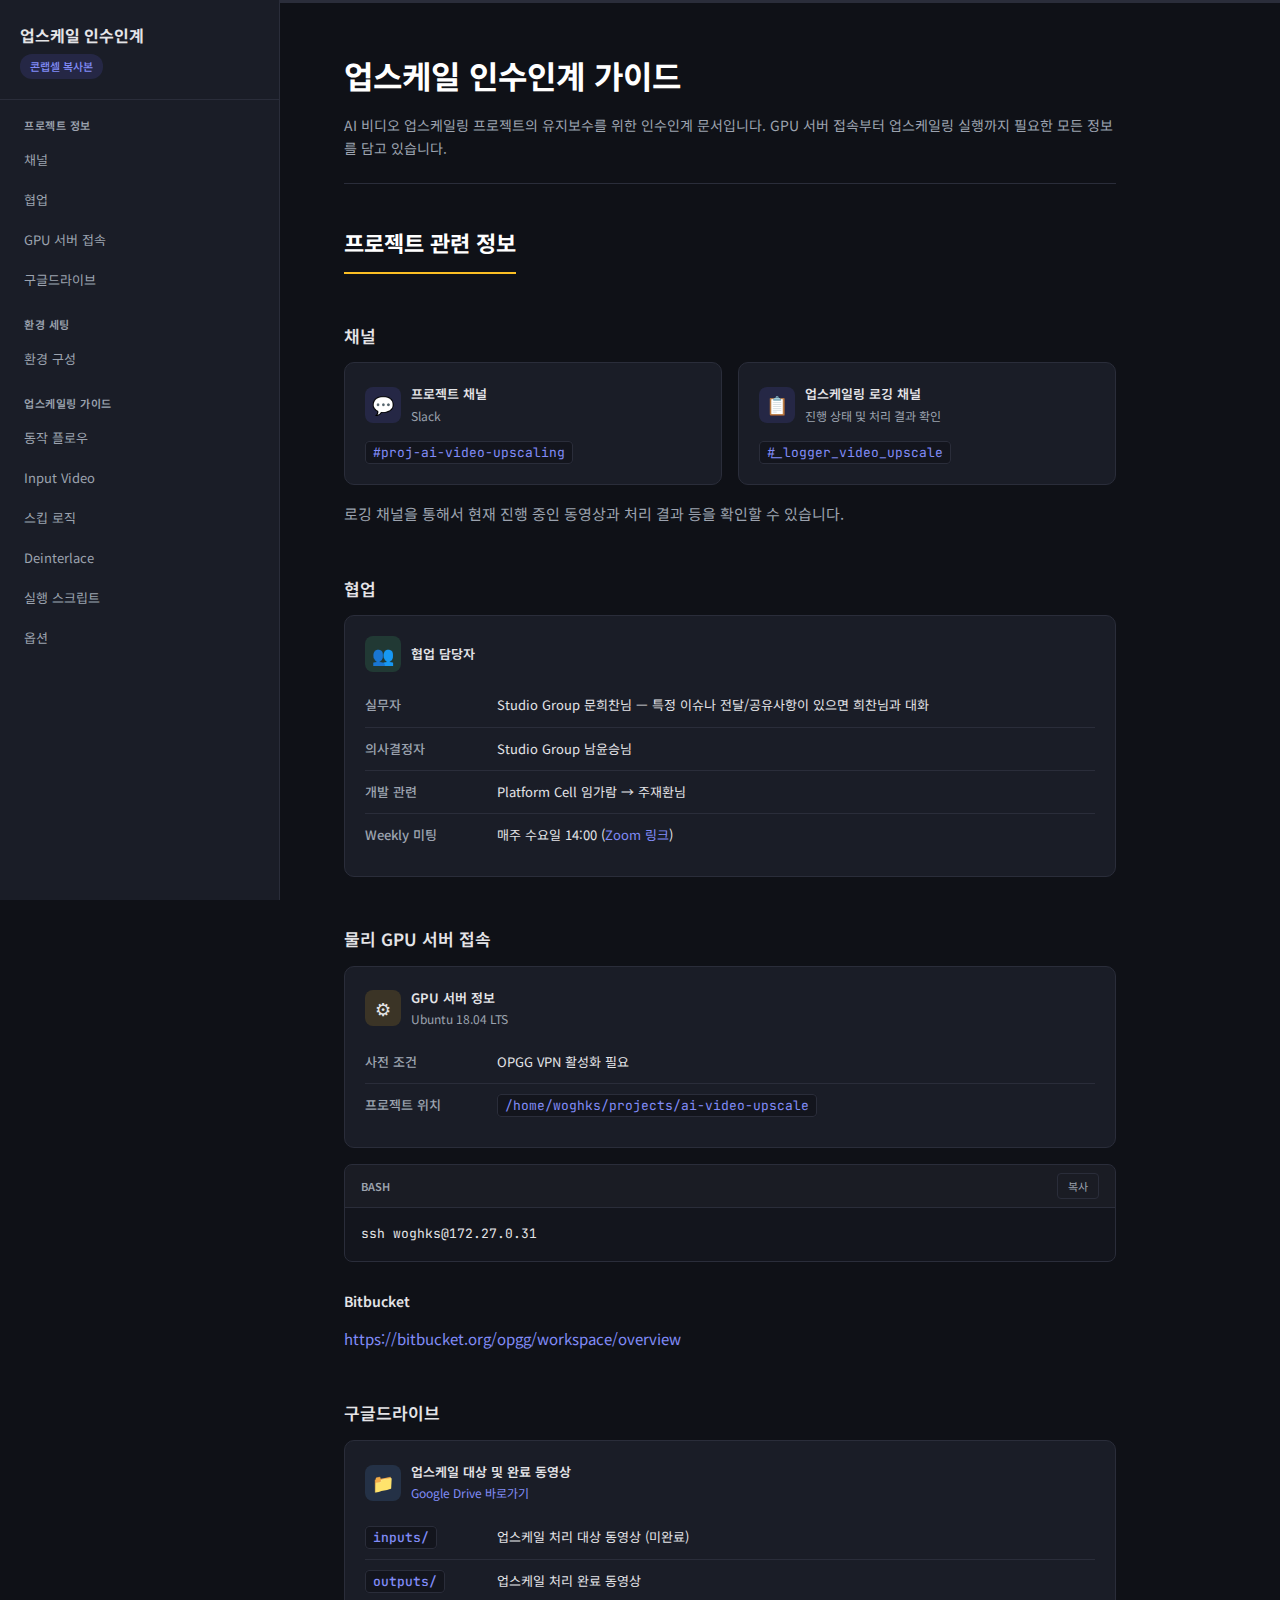
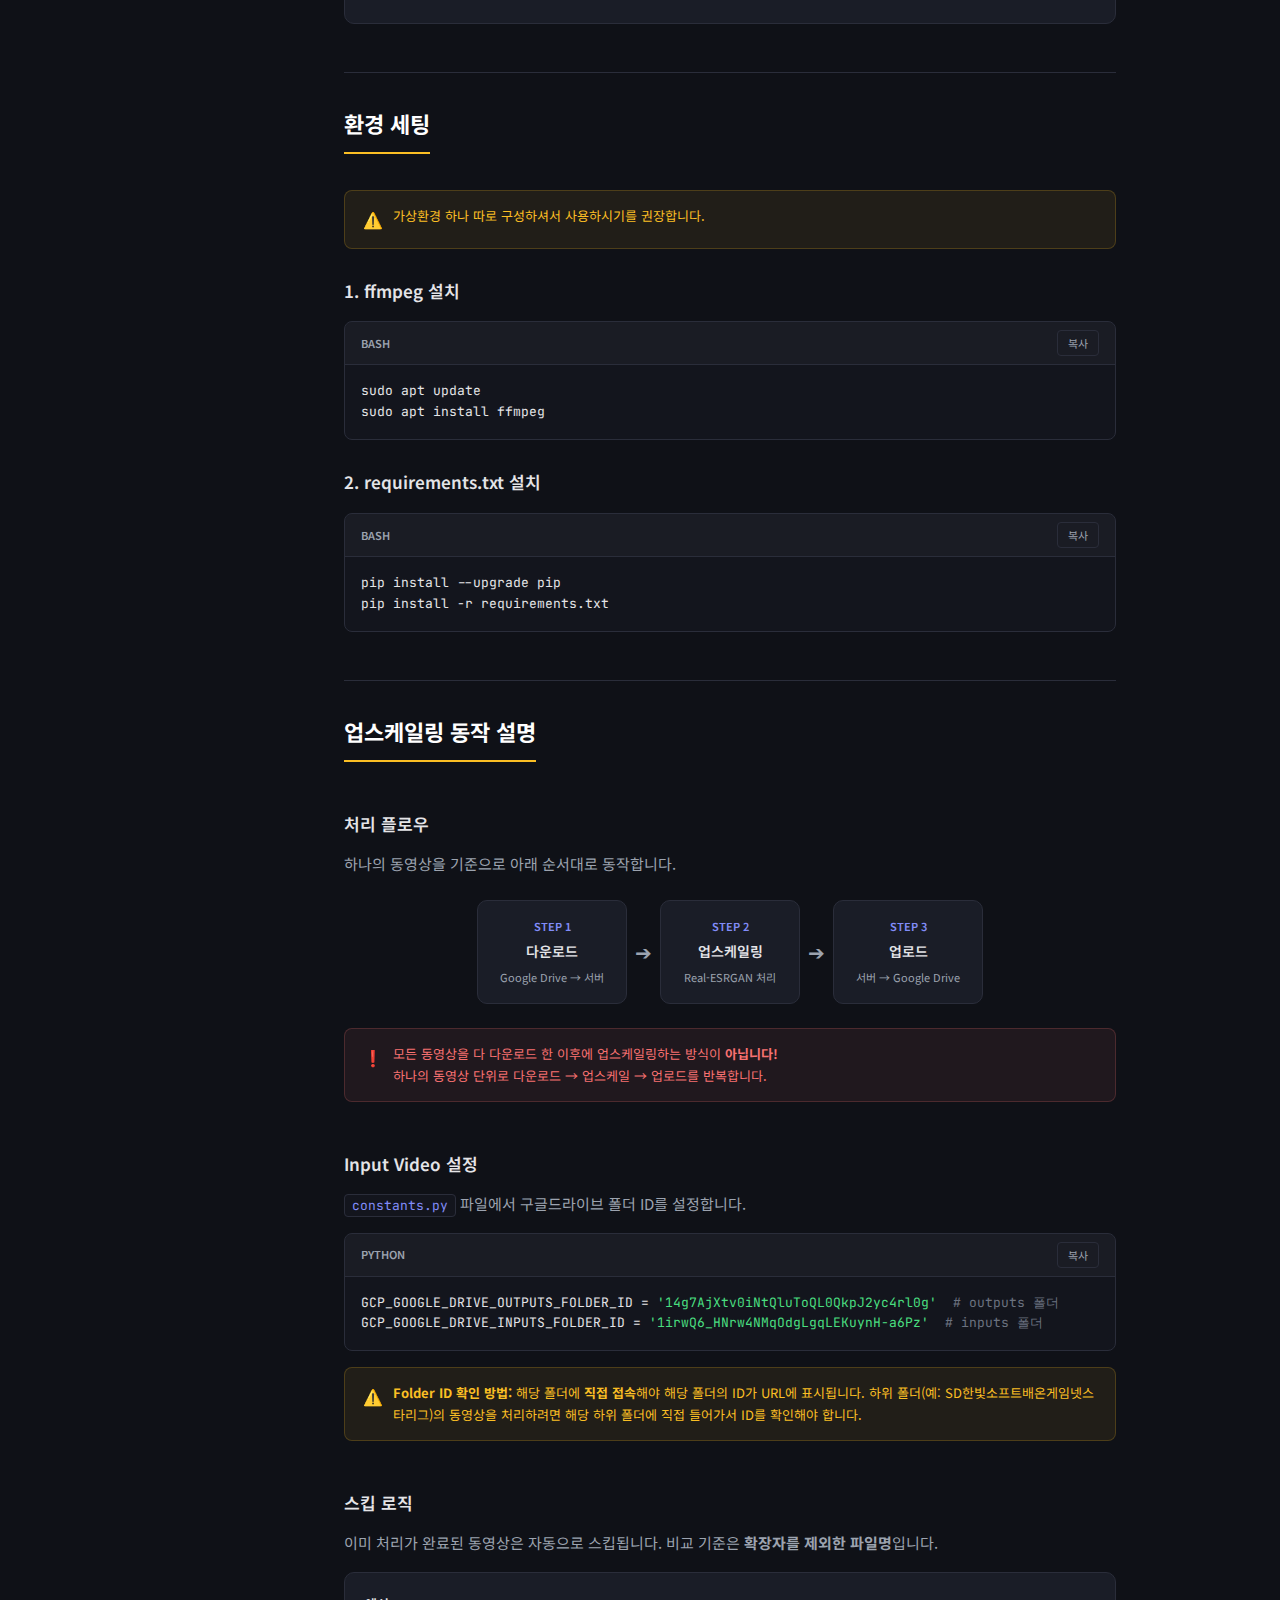
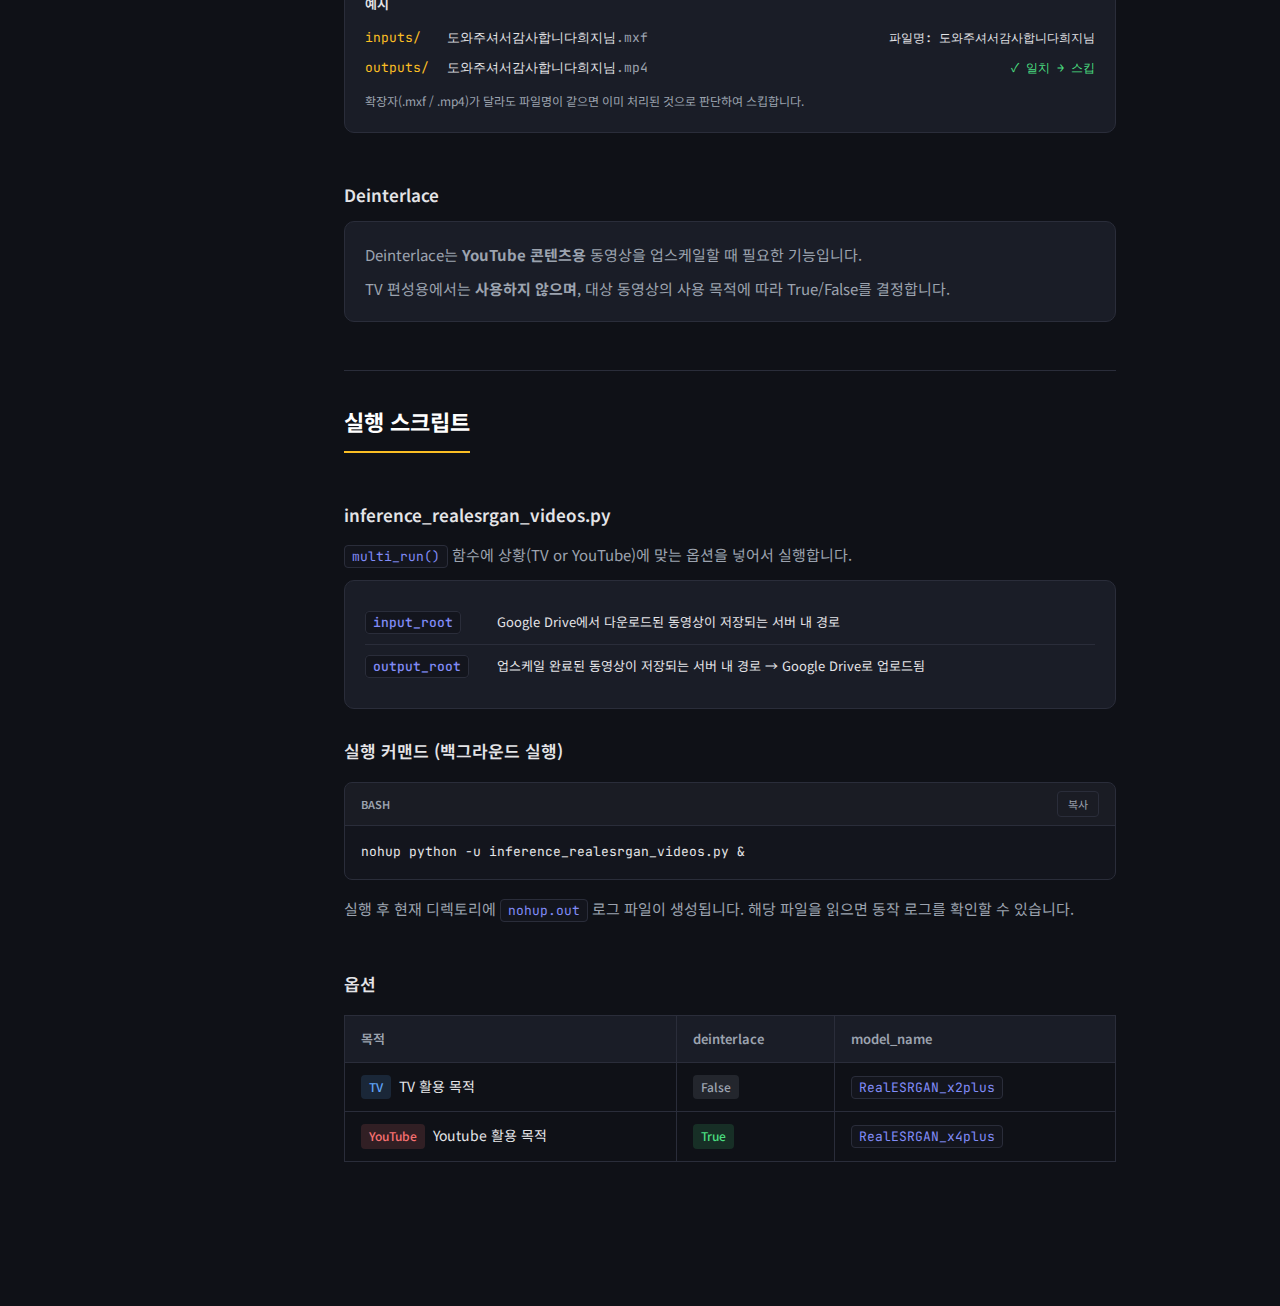
<file: upscale-guide.html>
<!DOCTYPE html>
<html lang="ko">
<head>
  <meta charset="utf-8">
  <meta name="viewport" content="width=device-width, initial-scale=1">
  <title>업스케일 인수인계 가이드</title>
  <link rel="preconnect" href="https://fonts.googleapis.com">
  <link rel="preconnect" href="https://fonts.gstatic.com" crossorigin>
  <link href="https://fonts.googleapis.com/css2?family=Noto+Sans+KR:wght@300;400;500;600;700&family=JetBrains+Mono:wght@400;500&display=swap" rel="stylesheet">
  <style>
    :root {
      --bg: #0f1117;
      --surface: #1a1d27;
      --surface-hover: #222531;
      --border: #2a2d3a;
      --text: #e4e4e7;
      --text-muted: #9ca3af;
      --accent: #6366f1;
      --accent-light: #818cf8;
      --yellow: #fbbf24;
      --yellow-bg: rgba(251, 191, 36, 0.08);
      --yellow-border: rgba(251, 191, 36, 0.2);
      --red: #f87171;
      --red-bg: rgba(248, 113, 113, 0.08);
      --red-border: rgba(248, 113, 113, 0.2);
      --green: #4ade80;
      --blue: #60a5fa;
      --code-bg: #13151d;
      --sidebar-w: 280px;
    }

    * { margin: 0; padding: 0; box-sizing: border-box; }

    body {
      font-family: 'Noto Sans KR', -apple-system, BlinkMacSystemFont, sans-serif;
      background: var(--bg);
      color: var(--text);
      line-height: 1.7;
      font-size: 15px;
    }

    /* Sidebar */
    .sidebar {
      position: fixed;
      top: 0;
      left: 0;
      width: var(--sidebar-w);
      height: 100vh;
      background: var(--surface);
      border-right: 1px solid var(--border);
      padding: 24px 0;
      overflow-y: auto;
      z-index: 100;
      transition: transform 0.3s ease;
    }

    .sidebar-header {
      padding: 0 20px 20px;
      border-bottom: 1px solid var(--border);
      margin-bottom: 16px;
    }

    .sidebar-header h1 {
      font-size: 16px;
      font-weight: 700;
      color: var(--text);
      line-height: 1.4;
    }

    .sidebar-header .badge {
      display: inline-block;
      margin-top: 8px;
      padding: 3px 10px;
      background: rgba(99, 102, 241, 0.15);
      color: var(--accent-light);
      border-radius: 12px;
      font-size: 11px;
      font-weight: 500;
    }

    .sidebar nav {
      padding: 0 12px;
    }

    .sidebar nav a {
      display: block;
      padding: 8px 12px;
      color: var(--text-muted);
      text-decoration: none;
      font-size: 13px;
      border-radius: 6px;
      transition: all 0.15s;
      margin-bottom: 2px;
    }

    .sidebar nav a:hover {
      background: var(--surface-hover);
      color: var(--text);
    }

    .sidebar nav a.active {
      background: rgba(99, 102, 241, 0.12);
      color: var(--accent-light);
      font-weight: 500;
    }

    .sidebar nav .nav-group {
      margin-top: 16px;
      padding: 0 12px;
      font-size: 11px;
      font-weight: 600;
      color: var(--text-muted);
      text-transform: uppercase;
      letter-spacing: 0.5px;
      margin-bottom: 6px;
    }

    /* Main Content */
    .main {
      margin-left: var(--sidebar-w);
      padding: 48px 64px 96px;
      max-width: 900px;
    }

    .page-title {
      font-size: 32px;
      font-weight: 700;
      margin-bottom: 12px;
      color: #fff;
    }

    .page-desc {
      color: var(--text-muted);
      font-size: 14px;
      margin-bottom: 40px;
      line-height: 1.6;
      padding-bottom: 24px;
      border-bottom: 1px solid var(--border);
    }

    /* Section */
    .section {
      margin-bottom: 48px;
    }

    .section-title {
      font-size: 22px;
      font-weight: 700;
      color: #fff;
      margin-bottom: 20px;
      padding-bottom: 10px;
      border-bottom: 2px solid var(--yellow);
      display: inline-block;
    }

    .subsection-title {
      font-size: 17px;
      font-weight: 600;
      color: var(--text);
      margin: 28px 0 12px;
    }

    p {
      margin-bottom: 12px;
      color: var(--text-muted);
    }

    /* Cards */
    .card {
      background: var(--surface);
      border: 1px solid var(--border);
      border-radius: 10px;
      padding: 20px;
      margin-bottom: 16px;
    }

    .card-header {
      display: flex;
      align-items: center;
      gap: 10px;
      margin-bottom: 12px;
    }

    .card-icon {
      width: 36px;
      height: 36px;
      border-radius: 8px;
      display: flex;
      align-items: center;
      justify-content: center;
      font-size: 18px;
      flex-shrink: 0;
    }

    .card-icon.slack { background: rgba(99, 102, 241, 0.15); }
    .card-icon.people { background: rgba(74, 222, 128, 0.15); }
    .card-icon.server { background: rgba(251, 191, 36, 0.15); }
    .card-icon.drive { background: rgba(96, 165, 250, 0.15); }

    .card-label {
      font-size: 13px;
      font-weight: 600;
      color: var(--text);
    }

    .card-sublabel {
      font-size: 12px;
      color: var(--text-muted);
    }

    /* Info rows */
    .info-row {
      display: flex;
      align-items: flex-start;
      gap: 12px;
      padding: 10px 0;
      border-bottom: 1px solid var(--border);
    }

    .info-row:last-child {
      border-bottom: none;
    }

    .info-key {
      font-size: 13px;
      font-weight: 500;
      color: var(--text-muted);
      min-width: 120px;
      flex-shrink: 0;
    }

    .info-value {
      font-size: 13px;
      color: var(--text);
    }

    /* Inline code */
    code {
      font-family: 'JetBrains Mono', monospace;
      background: var(--code-bg);
      padding: 2px 7px;
      border-radius: 4px;
      font-size: 13px;
      color: var(--accent-light);
      border: 1px solid var(--border);
    }

    /* Code blocks */
    .code-block {
      background: var(--code-bg);
      border: 1px solid var(--border);
      border-radius: 8px;
      margin: 16px 0;
      overflow: hidden;
    }

    .code-header {
      display: flex;
      align-items: center;
      justify-content: space-between;
      padding: 8px 16px;
      background: rgba(255,255,255,0.03);
      border-bottom: 1px solid var(--border);
    }

    .code-lang {
      font-size: 11px;
      font-weight: 600;
      color: var(--text-muted);
      text-transform: uppercase;
    }

    .code-copy {
      background: none;
      border: 1px solid var(--border);
      color: var(--text-muted);
      padding: 4px 10px;
      border-radius: 4px;
      font-size: 11px;
      cursor: pointer;
      font-family: 'Noto Sans KR', sans-serif;
      transition: all 0.15s;
    }

    .code-copy:hover {
      background: var(--surface-hover);
      color: var(--text);
    }

    .code-copy.copied {
      color: var(--green);
      border-color: var(--green);
    }

    .code-block pre {
      padding: 16px;
      overflow-x: auto;
      font-family: 'JetBrains Mono', monospace;
      font-size: 13px;
      line-height: 1.6;
      color: var(--text);
    }

    /* Alert */
    .alert {
      border-radius: 8px;
      padding: 14px 18px;
      margin: 16px 0;
      font-size: 13px;
      display: flex;
      align-items: flex-start;
      gap: 10px;
    }

    .alert-icon {
      font-size: 16px;
      flex-shrink: 0;
      margin-top: 1px;
    }

    .alert-warning {
      background: var(--yellow-bg);
      border: 1px solid var(--yellow-border);
      color: var(--yellow);
    }

    .alert-danger {
      background: var(--red-bg);
      border: 1px solid var(--red-border);
      color: var(--red);
    }

    .alert p {
      color: inherit;
      margin: 0;
    }

    /* Lists */
    ul, ol {
      padding-left: 20px;
      margin-bottom: 12px;
    }

    li {
      margin-bottom: 6px;
      color: var(--text-muted);
      font-size: 14px;
    }

    li code {
      font-size: 12px;
    }

    /* Links */
    a {
      color: var(--accent-light);
      text-decoration: none;
    }

    a:hover {
      text-decoration: underline;
    }

    /* Flow diagram */
    .flow {
      display: flex;
      align-items: center;
      gap: 0;
      margin: 24px 0;
      flex-wrap: wrap;
      justify-content: center;
    }

    .flow-step {
      background: var(--surface);
      border: 1px solid var(--border);
      border-radius: 10px;
      padding: 16px 22px;
      text-align: center;
      min-width: 140px;
    }

    .flow-step-num {
      font-size: 11px;
      font-weight: 600;
      color: var(--accent-light);
      margin-bottom: 4px;
    }

    .flow-step-label {
      font-size: 14px;
      font-weight: 600;
      color: var(--text);
    }

    .flow-step-desc {
      font-size: 11px;
      color: var(--text-muted);
      margin-top: 4px;
    }

    .flow-arrow {
      color: var(--text-muted);
      font-size: 20px;
      padding: 0 8px;
    }

    /* Option table */
    .option-table {
      width: 100%;
      border-collapse: collapse;
      margin: 16px 0;
      font-size: 14px;
    }

    .option-table th {
      text-align: left;
      padding: 12px 16px;
      background: var(--surface);
      border: 1px solid var(--border);
      color: var(--text-muted);
      font-weight: 600;
      font-size: 13px;
    }

    .option-table td {
      padding: 12px 16px;
      border: 1px solid var(--border);
      color: var(--text);
    }

    .option-table tr:hover td {
      background: var(--surface-hover);
    }

    /* Tag */
    .tag {
      display: inline-block;
      padding: 2px 8px;
      border-radius: 4px;
      font-size: 12px;
      font-weight: 500;
    }

    .tag-tv {
      background: rgba(96, 165, 250, 0.15);
      color: var(--blue);
    }

    .tag-yt {
      background: rgba(248, 113, 113, 0.15);
      color: var(--red);
    }

    .tag-true {
      background: rgba(74, 222, 128, 0.15);
      color: var(--green);
    }

    .tag-false {
      background: rgba(156, 163, 175, 0.15);
      color: var(--text-muted);
    }

    /* Grid */
    .grid-2 {
      display: grid;
      grid-template-columns: 1fr 1fr;
      gap: 16px;
    }

    /* Skip logic diagram */
    .skip-logic {
      background: var(--surface);
      border: 1px solid var(--border);
      border-radius: 10px;
      padding: 20px;
      margin: 16px 0;
    }

    .skip-example {
      display: flex;
      flex-direction: column;
      gap: 8px;
      margin-top: 12px;
    }

    .skip-row {
      display: flex;
      align-items: center;
      gap: 12px;
      font-size: 13px;
      font-family: 'JetBrains Mono', monospace;
    }

    .skip-folder {
      color: var(--yellow);
      min-width: 70px;
    }

    .skip-file {
      color: var(--text);
      flex: 1;
    }

    .skip-status {
      font-size: 12px;
      font-weight: 500;
    }

    .skip-status.match { color: var(--green); }
    .skip-status.skip { color: var(--red); }

    /* Mobile */
    .menu-btn {
      display: none;
      position: fixed;
      top: 16px;
      left: 16px;
      z-index: 200;
      width: 40px;
      height: 40px;
      background: var(--surface);
      border: 1px solid var(--border);
      border-radius: 8px;
      color: var(--text);
      font-size: 20px;
      cursor: pointer;
      align-items: center;
      justify-content: center;
    }

    @media (max-width: 768px) {
      .sidebar {
        transform: translateX(-100%);
      }

      .sidebar.open {
        transform: translateX(0);
      }

      .main {
        margin-left: 0;
        padding: 48px 20px 64px;
      }

      .menu-btn {
        display: flex;
      }

      .grid-2 {
        grid-template-columns: 1fr;
      }

      .flow {
        flex-direction: column;
      }

      .flow-arrow {
        transform: rotate(90deg);
      }
    }

    /* Scroll progress */
    .progress-bar {
      position: fixed;
      top: 0;
      left: var(--sidebar-w);
      right: 0;
      height: 3px;
      background: var(--border);
      z-index: 99;
    }

    .progress-bar-fill {
      height: 100%;
      background: linear-gradient(90deg, var(--accent), var(--accent-light));
      width: 0%;
      transition: width 0.1s;
    }

    @media (max-width: 768px) {
      .progress-bar { left: 0; }
    }

    /* Tooltip */
    .folder-hint {
      position: relative;
      cursor: help;
      border-bottom: 1px dashed var(--text-muted);
    }

    /* Separator */
    hr {
      border: none;
      border-top: 1px solid var(--border);
      margin: 32px 0;
    }
  </style>
</head>
<body>

<div class="progress-bar">
  <div class="progress-bar-fill" id="progressFill"></div>
</div>

<button class="menu-btn" id="menuBtn" aria-label="메뉴 열기">&#9776;</button>

<aside class="sidebar" id="sidebar">
  <div class="sidebar-header">
    <h1>업스케일 인수인계</h1>
    <span class="badge">콘랩셀 복사본</span>
  </div>
  <nav>
    <div class="nav-group">프로젝트 정보</div>
    <a href="#channels">채널</a>
    <a href="#collaboration">협업</a>
    <a href="#server">GPU 서버 접속</a>
    <a href="#drive">구글드라이브</a>

    <div class="nav-group">환경 세팅</div>
    <a href="#setup">환경 구성</a>

    <div class="nav-group">업스케일링 가이드</div>
    <a href="#flow">동작 플로우</a>
    <a href="#input-video">Input Video</a>
    <a href="#skip-logic">스킵 로직</a>
    <a href="#deinterlace">Deinterlace</a>
    <a href="#run-script">실행 스크립트</a>
    <a href="#options">옵션</a>
  </nav>
</aside>

<main class="main">
  <h1 class="page-title">업스케일 인수인계 가이드</h1>
  <p class="page-desc">
    AI 비디오 업스케일링 프로젝트의 유지보수를 위한 인수인계 문서입니다.
    GPU 서버 접속부터 업스케일링 실행까지 필요한 모든 정보를 담고 있습니다.
  </p>

  <!-- 프로젝트 관련 정보 -->
  <section class="section" id="channels">
    <h2 class="section-title">프로젝트 관련 정보</h2>

    <h3 class="subsection-title">채널</h3>
    <div class="grid-2">
      <div class="card">
        <div class="card-header">
          <div class="card-icon slack">&#128172;</div>
          <div>
            <div class="card-label">프로젝트 채널</div>
            <div class="card-sublabel">Slack</div>
          </div>
        </div>
        <code>#proj-ai-video-upscaling</code>
      </div>
      <div class="card">
        <div class="card-header">
          <div class="card-icon slack">&#128203;</div>
          <div>
            <div class="card-label">업스케일링 로깅 채널</div>
            <div class="card-sublabel">진행 상태 및 처리 결과 확인</div>
          </div>
        </div>
        <code>#_logger_video_upscale</code>
      </div>
    </div>
    <p>로깅 채널을 통해서 현재 진행 중인 동영상과 처리 결과 등을 확인할 수 있습니다.</p>
  </section>

  <section class="section" id="collaboration">
    <h3 class="subsection-title">협업</h3>
    <div class="card">
      <div class="card-header">
        <div class="card-icon people">&#128101;</div>
        <div>
          <div class="card-label">협업 담당자</div>
        </div>
      </div>
      <div class="info-row">
        <span class="info-key">실무자</span>
        <span class="info-value">Studio Group 문희찬님 — 특정 이슈나 전달/공유사항이 있으면 희찬님과 대화</span>
      </div>
      <div class="info-row">
        <span class="info-key">의사결정자</span>
        <span class="info-value">Studio Group 남윤승님</span>
      </div>
      <div class="info-row">
        <span class="info-key">개발 관련</span>
        <span class="info-value">Platform Cell 임가람 → 주재환님</span>
      </div>
      <div class="info-row">
        <span class="info-key">Weekly 미팅</span>
        <span class="info-value">매주 수요일 14:00 (<a href="https://zoom.us/j/9606519003" target="_blank">Zoom 링크</a>)</span>
      </div>
    </div>
  </section>

  <section class="section" id="server">
    <h3 class="subsection-title">물리 GPU 서버 접속</h3>
    <div class="card">
      <div class="card-header">
        <div class="card-icon server">&#9881;</div>
        <div>
          <div class="card-label">GPU 서버 정보</div>
          <div class="card-sublabel">Ubuntu 18.04 LTS</div>
        </div>
      </div>
      <div class="info-row">
        <span class="info-key">사전 조건</span>
        <span class="info-value">OPGG VPN 활성화 필요</span>
      </div>
      <div class="info-row">
        <span class="info-key">프로젝트 위치</span>
        <span class="info-value"><code>/home/woghks/projects/ai-video-upscale</code></span>
      </div>
    </div>

    <div class="code-block">
      <div class="code-header">
        <span class="code-lang">bash</span>
        <button class="code-copy" data-code="ssh woghks@172.27.0.31">복사</button>
      </div>
      <pre>ssh woghks@172.27.0.31</pre>
    </div>

    <h4 class="subsection-title" style="font-size: 14px;">Bitbucket</h4>
    <p><a href="https://bitbucket.org/opgg/workspace/overview" target="_blank">https://bitbucket.org/opgg/workspace/overview</a></p>
  </section>

  <section class="section" id="drive">
    <h3 class="subsection-title">구글드라이브</h3>
    <div class="card">
      <div class="card-header">
        <div class="card-icon drive">&#128193;</div>
        <div>
          <div class="card-label">업스케일 대상 및 완료 동영상</div>
          <div class="card-sublabel"><a href="https://drive.google.com/drive/folders/15u-5J-uoVFhaKYVbl7f4HmwEVRh7320v" target="_blank">Google Drive 바로가기</a></div>
        </div>
      </div>
      <div class="info-row">
        <span class="info-key"><code>inputs/</code></span>
        <span class="info-value">업스케일 처리 대상 동영상 (미완료)</span>
      </div>
      <div class="info-row">
        <span class="info-key"><code>outputs/</code></span>
        <span class="info-value">업스케일 처리 완료 동영상</span>
      </div>
    </div>
  </section>

  <hr>

  <!-- 환경 세팅 -->
  <section class="section" id="setup">
    <h2 class="section-title">환경 세팅</h2>

    <div class="alert alert-warning">
      <span class="alert-icon">&#9888;&#65039;</span>
      <p>가상환경 하나 따로 구성하셔서 사용하시기를 권장합니다.</p>
    </div>

    <h3 class="subsection-title">1. ffmpeg 설치</h3>
    <div class="code-block">
      <div class="code-header">
        <span class="code-lang">bash</span>
        <button class="code-copy" data-code="sudo apt update
sudo apt install ffmpeg">복사</button>
      </div>
      <pre>sudo apt update
sudo apt install ffmpeg</pre>
    </div>

    <h3 class="subsection-title">2. requirements.txt 설치</h3>
    <div class="code-block">
      <div class="code-header">
        <span class="code-lang">bash</span>
        <button class="code-copy" data-code="pip install --upgrade pip
pip install -r requirements.txt">복사</button>
      </div>
      <pre>pip install --upgrade pip
pip install -r requirements.txt</pre>
    </div>
  </section>

  <hr>

  <!-- 업스케일링 동작 설명 -->
  <section class="section" id="flow">
    <h2 class="section-title">업스케일링 동작 설명</h2>

    <h3 class="subsection-title">처리 플로우</h3>
    <p>하나의 동영상을 기준으로 아래 순서대로 동작합니다.</p>
    <div class="flow">
      <div class="flow-step">
        <div class="flow-step-num">STEP 1</div>
        <div class="flow-step-label">다운로드</div>
        <div class="flow-step-desc">Google Drive → 서버</div>
      </div>
      <div class="flow-arrow">&#10132;</div>
      <div class="flow-step">
        <div class="flow-step-num">STEP 2</div>
        <div class="flow-step-label">업스케일링</div>
        <div class="flow-step-desc">Real-ESRGAN 처리</div>
      </div>
      <div class="flow-arrow">&#10132;</div>
      <div class="flow-step">
        <div class="flow-step-num">STEP 3</div>
        <div class="flow-step-label">업로드</div>
        <div class="flow-step-desc">서버 → Google Drive</div>
      </div>
    </div>

    <div class="alert alert-danger">
      <span class="alert-icon">&#10071;</span>
      <p>모든 동영상을 다 다운로드 한 이후에 업스케일링하는 방식이 <strong>아닙니다!</strong><br>
      하나의 동영상 단위로 다운로드 → 업스케일 → 업로드를 반복합니다.</p>
    </div>
  </section>

  <section class="section" id="input-video">
    <h3 class="subsection-title">Input Video 설정</h3>
    <p><code>constants.py</code> 파일에서 구글드라이브 폴더 ID를 설정합니다.</p>

    <div class="code-block">
      <div class="code-header">
        <span class="code-lang">python</span>
        <button class="code-copy" data-code="GCP_GOOGLE_DRIVE_OUTPUTS_FOLDER_ID = '14g7AjXtv0iNtQluToQL0QkpJ2yc4rl0g'  # outputs 폴더
GCP_GOOGLE_DRIVE_INPUTS_FOLDER_ID = '1irwQ6_HNrw4NMqOdgLgqLEKuynH-a6Pz'  # inputs 폴더">복사</button>
      </div>
      <pre><span style="color: #e4e4e7;">GCP_GOOGLE_DRIVE_OUTPUTS_FOLDER_ID</span> = <span style="color: #4ade80;">'14g7AjXtv0iNtQluToQL0QkpJ2yc4rl0g'</span>  <span style="color: #6b7280;"># outputs 폴더</span>
<span style="color: #e4e4e7;">GCP_GOOGLE_DRIVE_INPUTS_FOLDER_ID</span> = <span style="color: #4ade80;">'1irwQ6_HNrw4NMqOdgLgqLEKuynH-a6Pz'</span>  <span style="color: #6b7280;"># inputs 폴더</span></pre>
    </div>

    <div class="alert alert-warning">
      <span class="alert-icon">&#9888;&#65039;</span>
      <p><strong>Folder ID 확인 방법:</strong> 해당 폴더에 <strong>직접 접속</strong>해야 해당 폴더의 ID가 URL에 표시됩니다.
      하위 폴더(예: SD한빛소프트배온게임넷스타리그)의 동영상을 처리하려면 해당 하위 폴더에 직접 들어가서 ID를 확인해야 합니다.</p>
    </div>
  </section>

  <section class="section" id="skip-logic">
    <h3 class="subsection-title">스킵 로직</h3>
    <p>이미 처리가 완료된 동영상은 자동으로 스킵됩니다. 비교 기준은 <strong>확장자를 제외한 파일명</strong>입니다.</p>

    <div class="skip-logic">
      <p style="font-size: 13px; font-weight: 600; color: var(--text); margin-bottom: 8px;">예시</p>
      <div class="skip-example">
        <div class="skip-row">
          <span class="skip-folder">inputs/</span>
          <span class="skip-file">도와주셔서감사합니다희지님<span style="color: var(--text-muted);">.mxf</span></span>
          <span class="skip-status">파일명: 도와주셔서감사합니다희지님</span>
        </div>
        <div class="skip-row">
          <span class="skip-folder">outputs/</span>
          <span class="skip-file">도와주셔서감사합니다희지님<span style="color: var(--text-muted);">.mp4</span></span>
          <span class="skip-status match">&#10003; 일치 → 스킵</span>
        </div>
      </div>
      <p style="font-size: 12px; color: var(--text-muted); margin-top: 12px; margin-bottom: 0;">
        확장자(.mxf / .mp4)가 달라도 파일명이 같으면 이미 처리된 것으로 판단하여 스킵합니다.
      </p>
    </div>
  </section>

  <section class="section" id="deinterlace">
    <h3 class="subsection-title">Deinterlace</h3>
    <div class="card">
      <p style="margin-bottom: 8px;">Deinterlace는 <strong>YouTube 콘텐츠용</strong> 동영상을 업스케일할 때 필요한 기능입니다.</p>
      <p style="margin-bottom: 0;">TV 편성용에서는 <strong>사용하지 않으며</strong>, 대상 동영상의 사용 목적에 따라 True/False를 결정합니다.</p>
    </div>
  </section>

  <hr>

  <!-- 실행 스크립트 -->
  <section class="section" id="run-script">
    <h2 class="section-title">실행 스크립트</h2>

    <h3 class="subsection-title">inference_realesrgan_videos.py</h3>
    <p><code>multi_run()</code> 함수에 상황(TV or YouTube)에 맞는 옵션을 넣어서 실행합니다.</p>

    <div class="card">
      <div class="info-row">
        <span class="info-key"><code>input_root</code></span>
        <span class="info-value">Google Drive에서 다운로드된 동영상이 저장되는 서버 내 경로</span>
      </div>
      <div class="info-row">
        <span class="info-key"><code>output_root</code></span>
        <span class="info-value">업스케일 완료된 동영상이 저장되는 서버 내 경로 → Google Drive로 업로드됨</span>
      </div>
    </div>

    <h3 class="subsection-title">실행 커맨드 (백그라운드 실행)</h3>
    <div class="code-block">
      <div class="code-header">
        <span class="code-lang">bash</span>
        <button class="code-copy" data-code="nohup python -u inference_realesrgan_videos.py &">복사</button>
      </div>
      <pre>nohup python -u inference_realesrgan_videos.py &amp;</pre>
    </div>
    <p>실행 후 현재 디렉토리에 <code>nohup.out</code> 로그 파일이 생성됩니다. 해당 파일을 읽으면 동작 로그를 확인할 수 있습니다.</p>
  </section>

  <section class="section" id="options">
    <h3 class="subsection-title">옵션</h3>
    <table class="option-table">
      <thead>
        <tr>
          <th>목적</th>
          <th>deinterlace</th>
          <th>model_name</th>
        </tr>
      </thead>
      <tbody>
        <tr>
          <td><span class="tag tag-tv">TV</span> &nbsp;TV 활용 목적</td>
          <td><span class="tag tag-false">False</span></td>
          <td><code>RealESRGAN_x2plus</code></td>
        </tr>
        <tr>
          <td><span class="tag tag-yt">YouTube</span> &nbsp;Youtube 활용 목적</td>
          <td><span class="tag tag-true">True</span></td>
          <td><code>RealESRGAN_x4plus</code></td>
        </tr>
      </tbody>
    </table>
  </section>
</main>

<script>
  // Copy button
  document.querySelectorAll('.code-copy').forEach(btn => {
    btn.addEventListener('click', () => {
      const code = btn.getAttribute('data-code');
      navigator.clipboard.writeText(code).then(() => {
        btn.textContent = '복사됨!';
        btn.classList.add('copied');
        setTimeout(() => {
          btn.textContent = '복사';
          btn.classList.remove('copied');
        }, 2000);
      });
    });
  });

  // Sidebar active link
  const sections = document.querySelectorAll('section[id], .section[id]');
  const navLinks = document.querySelectorAll('.sidebar nav a');

  function updateActiveLink() {
    let current = '';
    sections.forEach(section => {
      const top = section.offsetTop - 100;
      if (window.scrollY >= top) {
        current = section.id;
      }
    });
    navLinks.forEach(link => {
      link.classList.remove('active');
      if (link.getAttribute('href') === '#' + current) {
        link.classList.add('active');
      }
    });
  }

  // Progress bar
  function updateProgress() {
    const scrollTop = window.scrollY;
    const docHeight = document.documentElement.scrollHeight - window.innerHeight;
    const progress = docHeight > 0 ? (scrollTop / docHeight) * 100 : 0;
    document.getElementById('progressFill').style.width = progress + '%';
  }

  window.addEventListener('scroll', () => {
    updateActiveLink();
    updateProgress();
  });

  // Mobile menu
  document.getElementById('menuBtn').addEventListener('click', () => {
    document.getElementById('sidebar').classList.toggle('open');
  });

  // Close sidebar on link click (mobile)
  navLinks.forEach(link => {
    link.addEventListener('click', () => {
      if (window.innerWidth <= 768) {
        document.getElementById('sidebar').classList.remove('open');
      }
    });
  });

  // Smooth scroll
  document.querySelectorAll('a[href^="#"]').forEach(anchor => {
    anchor.addEventListener('click', e => {
      e.preventDefault();
      const target = document.querySelector(anchor.getAttribute('href'));
      if (target) {
        target.scrollIntoView({ behavior: 'smooth', block: 'start' });
      }
    });
  });

  // Initial state
  updateActiveLink();
</script>

</body>
</html>
</file>
<file: css/layout.css>
@import url("https://fonts.googleapis.com/css2?family=Noto+Serif+JP:wght@200..900&display=swap");body,div,dl,dt,dd,ul,ol,li,h1,h2,h3,h4,h5,h6,pre,form,fieldset,input,textarea,p,blockquote,th,td{margin:0;padding:0;vertical-align:baseline}img{vertical-align:top}a img{border:0}table{border-collapse:collapse;border-spacing:0}table thead,table tbody{-webkit-text-size-adjust:100%;-moz-text-size-adjust:100%;-ms-text-size-adjust:100%;text-size-adjust:100%}fieldset,img{border:0}address,caption,cite,code,dfn,em,strong,th,var{font-style:normal;font-weight:normal}ol,ul{list-style:none}caption,th{text-align:left}h1,h2,h3,h4,h5,h6{font-size:100%;font-weight:normal}q:before,q:after{content:''}abbr,acronym{border:0}picture{display:contents}.ib{display:inline-block}button{background-color:transparent;border:none;cursor:pointer;outline:none;padding:0;-webkit-appearance:none;-moz-appearance:none;appearance:none}.disPc{display:block}@media screen and (max-width: 1200px){.disPc{display:block}}@media screen and (max-width: 750px){.disPc{display:none}}.disSp{display:none}@media screen and (max-width: 1200px){.disSp{display:none}}@media screen and (max-width: 750px){.disSp{display:block;line-height:0}}.wordSelect{-webkit-user-select:all;-moz-user-select:all;-ms-user-select:all;user-select:all}@media screen and (max-width: 1200px){html.noScroll{overflow:hidden}}img{max-width:100%}::-moz-selection{color:#e9e4d4;background-color:#85621b}::selection{color:#e9e4d4;background-color:#85621b}::-webkit-scrollbar{width:4px;height:4px}::-webkit-scrollbar-track{background:rgba(8,11,11,0.4)}::-webkit-scrollbar-thumb{background:#85621b}.taC{text-align:center}.mt0{margin-top:0}@media screen and (max-width: 750px){.mt0{margin-top:0}}.mt10{margin-top:10px}@media screen and (max-width: 750px){.mt10{margin-top:2vw}}.mt20{margin-top:20px}@media screen and (max-width: 750px){.mt20{margin-top:4vw}}.mt30{margin-top:30px}@media screen and (max-width: 750px){.mt30{margin-top:5vw}}.mb10{margin-bottom:10px}@media screen and (max-width: 750px){.mb10{margin-bottom:2vw}}.mb20{margin-bottom:20px}@media screen and (max-width: 750px){.mb20{margin-bottom:4vw}}.mb30{margin-bottom:30px}@media screen and (max-width: 750px){.mb30{margin-bottom:5vw}}body{position:relative;color:#e9e4d4;background:#000;overflow-x:hidden}body::before{content:'';display:block;position:fixed;top:0;left:0;z-index:-1;width:100%;height:100%;background:url(../images/bg.jpg) no-repeat;background-size:cover;background-position:center top}.contentsLeft{position:fixed;top:0;left:0;width:calc((100vw - 750px) / 2);height:100%;display:-webkit-flex;display:flex;-webkit-justify-content:center;justify-content:center;-webkit-align-items:center;align-items:center;transition:.2s;font-family:"Noto Serif JP",serif}.contentsLeft.adjustment{height:77.5%}.contentsLeft .contentsLeftInner{width:80%;max-width:388px}.contentsLeft .contentsLeftInner a{transition:.3s}.contentsLeft .contentsLeftInner a:hover{opacity:0.5}@media screen and (max-width: 1200px){.contentsLeft{display:none}}.contentsRight{position:fixed;top:0;right:0;width:calc((100vw - 750px) / 2);height:100%;display:-webkit-flex;display:flex;-webkit-justify-content:center;justify-content:center;-webkit-align-items:center;align-items:center;transition:.2s;font-family:"Noto Serif JP",serif}.contentsRight.adjustment{height:77.5%}.contentsRight .contentsRightInner{width:70%;max-width:250px}@media screen and (max-width: 1200px){.contentsRight{display:none}}.pcMenu{z-index:9999;font-family:"Noto Serif JP",serif;font-weight:200}.pcMenu .pcMenuList{display:-webkit-flex;display:flex;-webkit-flex-direction:column;flex-direction:column}.pcMenu .pcMenuList .pcMenuItem{position:relative;width:-webkit-fit-content;width:-moz-fit-content;width:fit-content}.pcMenu .pcMenuList .pcMenuItem .new{position:absolute;top:clamp(-1.15rem, -1.25rem, -1.35rem);left:2.1vw;font-size:clamp(10px, 0.8vw, 12px);padding-left:10px;-webkit-filter:drop-shadow(0 0 0.15rem rgba(222,195,69,0.6)) drop-shadow(0 0 0.3rem rgba(222,195,69,0.6));filter:drop-shadow(0 0 0.15rem rgba(222,195,69,0.6)) drop-shadow(0 0 0.3rem rgba(222,195,69,0.6));pointer-events:none}.pcMenu .pcMenuList .pcMenuItem .new::after{content:'';position:absolute;top:50%;left:0;width:6px;height:15px;-webkit-transform:translateY(-50%);transform:translateY(-50%);background:url(../images/ico_grace.svg) no-repeat;background-size:contain}.pcMenu .pcMenuList .pcMenuItem .pcMenuLink{display:block;position:relative;font-size:clamp(14px, 1.035vw, 18px);line-height:1;color:#e9e4d4;text-decoration:none;-webkit-font-feature-settings:"palt";font-feature-settings:"palt";letter-spacing:0.05em;padding-left:2.1vw;transition:all .3s}.pcMenu .pcMenuList .pcMenuItem .pcMenuLink::after{content:'';position:absolute;top:50%;left:0;-webkit-transform:translateY(-50%) scale(1, 1);transform:translateY(-50%) scale(1, 1);-webkit-transform-origin:left top;transform-origin:left top;width:1.65vw;height:1px;background-color:#e9e4d4;transition:-webkit-transform .3s;transition:transform .3s;transition:transform .3s, -webkit-transform .3s}@media (hover: hover){.pcMenu .pcMenuList .pcMenuItem .pcMenuLink:hover{opacity:0.5}.pcMenu .pcMenuList .pcMenuItem .pcMenuLink:hover::after{-webkit-transform:translateY(-50%) scale(0, 1);transform:translateY(-50%) scale(0, 1);-webkit-transform-origin:right top;transform-origin:right top}}.pcMenu .pcMenuList .pcMenuItem+.pcMenuItem{margin-top:clamp(30px, 2.15vw, 32px)}.pcMenu .btnX{margin-top:3vw}.spMenuContainer{font-family:"Noto Serif JP",serif}.hamburgerBtn{display:none}@media screen and (max-width: 1200px){.hamburgerBtn{display:block;position:fixed;z-index:9999;top:20px;right:20px;width:50px;height:34px;box-sizing:border-box;cursor:pointer;border:none}}@media screen and (max-width: 750px){.hamburgerBtn{top:3vw;right:3vw;width:6.675vw;height:4.5vw}}.hamburgerBtn span{display:block;position:absolute;width:50px;height:2px;background:#e9e4d4;transition:all .3s}@media screen and (max-width: 750px){.hamburgerBtn span{width:6.675vw}}.hamburgerBtn span.ham01{top:0}.hamburgerBtn span.ham01.isActive{-webkit-transform:translateY(16px) rotate(-30deg);transform:translateY(16px) rotate(-30deg)}@media screen and (max-width: 750px){.hamburgerBtn span.ham01.isActive{-webkit-transform:translateY(2vw) rotate(-30deg);transform:translateY(2vw) rotate(-30deg)}}.hamburgerBtn span.ham02{top:50%;-webkit-transform:translateY(-50%);transform:translateY(-50%)}.hamburgerBtn span.ham02.isActive{opacity:0}.hamburgerBtn span.ham03{bottom:0}.hamburgerBtn span.ham03.isActive{-webkit-transform:translateY(-15px) rotate(30deg);transform:translateY(-15px) rotate(30deg)}@media screen and (max-width: 750px){.hamburgerBtn span.ham03.isActive{-webkit-transform:translateY(-2vw) rotate(30deg);transform:translateY(-2vw) rotate(30deg)}}.hamburgerMenu{display:-webkit-flex;display:flex;-webkit-flex-direction:column;flex-direction:column;-webkit-justify-content:space-between;justify-content:space-between;-webkit-align-items:center;align-items:center;position:fixed;z-index:9998;top:0;left:0;width:100vw;height:100dvh;padding:4%;background:#000;box-sizing:border-box;opacity:0;visibility:hidden;pointer-events:none;transition:all .3s}@media screen and (min-width: 1201px){.hamburgerMenu{display:none}}@media screen and (max-width: 1200px){.hamburgerMenu{padding-top:6%}}@media screen and (max-width: 750px){.hamburgerMenu{padding-top:12%}}.hamburgerMenu.isActive{opacity:1;visibility:visible;pointer-events:auto}.hamburgerMenu::before{content:'';display:block;position:fixed;top:0;left:0;z-index:-1;width:100%;height:100%;background:url(../images/bg.jpg) no-repeat;background-size:cover;background-position:right top;-webkit-filter:brightness(0.4);filter:brightness(0.4)}.hamburgerMenu .hamburgerInner{width:95%;max-width:600px}.hamburgerMenu .hamburgerInner .spMenuList{font-family:"Noto Serif JP",serif}@media screen and (max-width: 1200px){.hamburgerMenu .hamburgerInner .spMenuList{display:-webkit-flex;display:flex;-webkit-flex-direction:column;flex-direction:column;-webkit-flex-wrap:wrap;flex-wrap:wrap;height:32vw;gap:4vw}}@media screen and (max-width: 750px){.hamburgerMenu .hamburgerInner .spMenuList{height:auto;gap:1.75em}}.hamburgerMenu .hamburgerInner .spMenuList::-webkit-scrollbar{width:2px;height:2px}.hamburgerMenu .hamburgerInner .spMenuList .spMenuItem{position:relative;width:45%}@media screen and (max-width: 750px){.hamburgerMenu .hamburgerInner .spMenuList .spMenuItem{width:100%}}.hamburgerMenu .hamburgerInner .spMenuList .spMenuItem .new{position:absolute;padding-left:10px;top:clamp(-1.15rem, -1.25rem, -1.35rem);-webkit-filter:drop-shadow(0 0 0.15rem rgba(222,195,69,0.6)) drop-shadow(0 0 0.3rem rgba(222,195,69,0.6));filter:drop-shadow(0 0 0.15rem rgba(222,195,69,0.6)) drop-shadow(0 0 0.3rem rgba(222,195,69,0.6));pointer-events:none}@media screen and (max-width: 1200px){.hamburgerMenu .hamburgerInner .spMenuList .spMenuItem .new{font-size:clamp(10px, 2vw, 12px);left:2.25vw}}@media screen and (max-width: 750px){.hamburgerMenu .hamburgerInner .spMenuList .spMenuItem .new{font-size:12px;top:-1.5em;left:1.75em}}.hamburgerMenu .hamburgerInner .spMenuList .spMenuItem .new::after{content:'';position:absolute;top:50%;left:0;width:6px;height:15px;-webkit-transform:translateY(-50%);transform:translateY(-50%);background:url(../images/ico_grace.svg) no-repeat;background-size:contain}.hamburgerMenu .hamburgerInner .spMenuList .spMenuItem .spMenuLink{display:block;position:relative;line-height:1;color:#e9e4d4;text-decoration:none;-webkit-font-feature-settings:"palt";font-feature-settings:"palt";letter-spacing:0.05em;padding-left:1.15em;transition:all .3s}@media screen and (max-width: 1200px){.hamburgerMenu .hamburgerInner .spMenuList .spMenuItem .spMenuLink{font-size:clamp(20px, 2.5vw, 20px)}}@media screen and (max-width: 750px){.hamburgerMenu .hamburgerInner .spMenuList .spMenuItem .spMenuLink{font-size:18px}}.hamburgerMenu .hamburgerInner .spMenuList .spMenuItem .spMenuLink::after{content:'';position:absolute;top:48%;left:0;-webkit-transform:translateY(-50%) scale(1, 1);transform:translateY(-50%) scale(1, 1);-webkit-transform-origin:left top;transform-origin:left top;width:0.8em;height:1px;background-color:#e9e4d4;transition:-webkit-transform .3s;transition:transform .3s;transition:transform .3s, -webkit-transform .3s}@media (hover: hover){.hamburgerMenu .hamburgerInner .spMenuList .spMenuItem .spMenuLink:hover{opacity:0.5}.hamburgerMenu .hamburgerInner .spMenuList .spMenuItem .spMenuLink:hover::after{-webkit-transform:translateY(-50%) scale(0, 1);transform:translateY(-50%) scale(0, 1);-webkit-transform-origin:right top;transform-origin:right top}}.hamburgerMenu .btnX{position:absolute;bottom:50px;left:50%;-webkit-transform:translateX(-50%);transform:translateX(-50%);width:90%;max-width:600px}@media screen and (max-width: 750px){.hamburgerMenu .btnX{bottom:7vw}}.btn a{display:inline-block;transition:all .3s}@media (hover: hover){.btn a:hover{-webkit-transform:translateY(2px);transform:translateY(2px);-webkit-filter:brightness(1.5);filter:brightness(1.5)}}main{position:relative;width:100%;max-width:750px;margin:0 auto;z-index:999;background-color:#080b0b;font-family:"Noto Serif JP",serif;box-shadow:0px 0px 20px 5px rgba(0,0,0,0.5)}.inner{width:80%;max-width:750px;margin:0 auto}.contentsSection{padding-top:120px}@media screen and (max-width: 750px){.contentsSection{margin-bottom:6vw;padding-top:10vw}}.contentsSection.overseas{padding-top:0}@media screen and (max-width: 750px){.contentsSection.overseas{padding-top:0}}.contentsSection .secTitle{width:100%;max-width:596px;margin:0 auto 50px}@media screen and (max-width: 750px){.contentsSection .secTitle{margin:0 auto 7vw}}.colTitleMd{text-align:center;font-size:clamp(16px, 4vw, 24px);font-weight:600;line-height:1.5;-webkit-font-feature-settings:"palt";font-feature-settings:"palt";letter-spacing:0.15em;color:#c9ab68}.colTitleMd+.accordionItem{padding-top:40px}@media screen and (max-width: 750px){.colTitleMd+.accordionItem{padding-top:6vw}}.colTitleMd+.readText{margin:20px auto 40px}@media screen and (max-width: 750px){.colTitleMd+.readText{margin:4vw auto 6vw}}.notice{text-align:left;margin-top:60px}@media screen and (max-width: 750px){.notice{margin-top:8vw}}.notice.mt0{margin-top:0}@media screen and (max-width: 750px){.notice.mt0{margin-top:0}}.notice.mt10{margin-top:10px}@media screen and (max-width: 750px){.notice.mt10{margin-top:2vw}}.notice.mt20{margin-top:20px}@media screen and (max-width: 750px){.notice.mt20{margin-top:4vw}}.notice.mt30{margin-top:30px}@media screen and (max-width: 750px){.notice.mt30{margin-top:5vw}}.notice.mb10{margin-bottom:10px}@media screen and (max-width: 750px){.notice.mb10{margin-bottom:2vw}}.notice.mb20{margin-bottom:20px}@media screen and (max-width: 750px){.notice.mb20{margin-bottom:4vw}}.notice.mb30{margin-bottom:30px}@media screen and (max-width: 750px){.notice.mb30{margin-bottom:5vw}}.notice.center{text-align:center}.notice.right{text-align:right}.notice.overseas .noticeItem{padding-left:0.5em !important;text-indent:-0.5em !important}.notice.overseas .noticeItem+.noticeItem{margin-top:0.6em !important}.notice+.notice{border-top:1px solid #263535;margin-top:20px;padding-top:25px}@media screen and (max-width: 750px){.notice+.notice{margin-top:4vw;padding-top:4.15vw}}.notice+.ticketItem{margin-top:60px}@media screen and (max-width: 750px){.notice+.ticketItem{margin-top:8vw}}.notice .noticeItem{font-size:clamp(11px, 3vw, 13px);font-weight:200;line-height:1.75;color:#e9e4d4;-webkit-font-feature-settings:"palt";font-feature-settings:"palt";letter-spacing:0.075em;padding-left:1em;text-indent:-1em}.notice .noticeItem a{color:#c9ab68;text-decoration:underline;word-break:break-all;transition:.3s}@media (hover: hover){.notice .noticeItem a:hover{opacity:0.5}}.notice .noticeItem+.noticeItem{margin-top:0.2em !important}@media screen and (max-width: 750px){.notice .noticeItem+.noticeItem{margin-top:0.5em !important}}.notice.list{margin:20px auto}@media screen and (max-width: 750px){.notice.list{margin:4vw auto}}#mvCol{position:relative;width:100%;max-width:750px;margin:0 auto;background:url(../images/img_mv.jpg) no-repeat;background-size:contain;background-position:center top;padding-top:145.2%;margin-bottom:170px}@media screen and (max-width: 750px){#mvCol{margin-bottom:25vw}}#mvCol .logo{position:absolute;top:110px;left:50%;-webkit-transform:translateX(-50%);transform:translateX(-50%);width:80%;text-align:center}@media screen and (max-width: 750px){#mvCol .logo{top:14.5vw}}#mvCol .catch{position:absolute;bottom:-11.25%;left:50%;-webkit-transform:translateX(-50%);transform:translateX(-50%);width:80%;text-align:center}#aboutCol .aboutItem{text-align:center}#aboutCol .aboutItem+.aboutItem{margin-top:50px}@media screen and (max-width: 750px){#aboutCol .aboutItem+.aboutItem{margin-top:9vw}}#aboutCol .aboutItem+.aboutBtnList{margin-top:20px}@media screen and (max-width: 750px){#aboutCol .aboutItem+.aboutBtnList{margin-top:4vw}}#aboutCol .aboutBtnList+.aboutItem{margin-top:50px}@media screen and (max-width: 750px){#aboutCol .aboutBtnList+.aboutItem{margin-top:9vw}}#aboutCol .aboutBtnList .btnAbout{width:65%;margin:0 auto}@media screen and (max-width: 750px){#aboutCol .aboutBtnList .btnAbout{width:87.5%}}#aboutCol .aboutBtnList .btnAbout+.btnAbout{margin-top:20px}@media screen and (max-width: 750px){#aboutCol .aboutBtnList .btnAbout+.btnAbout{margin-top:4vw}}#aboutCol .aboutBtnList .btnAbout a{position:relative;width:100%;font-size:clamp(14px, 2.5vw, 16px);line-height:1;color:#e9e4d4;-webkit-font-feature-settings:"palt";font-feature-settings:"palt";letter-spacing:0.05em;padding:0.75em 0;border:1px solid #e9e4d4;text-align:center;text-decoration:none}@media screen and (max-width: 750px){#aboutCol .aboutBtnList .btnAbout a{padding:1em 0}}#aboutCol .aboutBtnList .btnAbout a::after{content:'';position:absolute;top:50%;right:10px;-webkit-transform:translateY(-50%);transform:translateY(-50%);display:block;width:0;height:0;border-style:solid;border-top:6px solid transparent;border-bottom:6px solid transparent;border-left:8px solid #e9e4d4;border-right:0;transition:all 0.3s}@media screen and (max-width: 750px){#aboutCol .aboutBtnList .btnAbout a::after{right:3vw;border-top:5px solid transparent;border-bottom:5px solid transparent;border-left:6px solid #e9e4d4}}#aboutCol .aboutBtnList .btnAbout a.disabled{pointer-events:none}#aboutCol .aboutItemTitle{font-size:clamp(14px, 2.5vw, 16px);line-height:1;color:#c9ab68;margin-bottom:10px;-webkit-font-feature-settings:"palt";font-feature-settings:"palt";letter-spacing:0.2em}@media screen and (max-width: 750px){#aboutCol .aboutItemTitle{margin-bottom:2vw}}#aboutCol .aboutItemContent{font-size:clamp(16px, 4vw, 24px);line-height:1.25;color:#e9e4d4;-webkit-font-feature-settings:"palt";font-feature-settings:"palt";letter-spacing:0.175em}#aboutCol .aboutItemContentItem{display:-webkit-flex;display:flex;-webkit-justify-content:center;justify-content:center;-webkit-align-items:center;align-items:center;gap:1rem;width:60%;max-width:160px;margin:0 auto;margin-top:20px}@media screen and (max-width: 750px){#aboutCol .aboutItemContentItem{margin-top:3vw}}#aboutCol .aboutItemContentItem dt{display:-webkit-flex;display:flex;-webkit-justify-content:center;justify-content:center;-webkit-align-items:center;align-items:center;font-size:clamp(14px, 2.5vw, 16px);line-height:1;color:#080b0b;background:#e9e4d4;padding:0.3rem 0.7rem;-webkit-font-feature-settings:"palt";font-feature-settings:"palt";letter-spacing:0.1em}#aboutCol .aboutItemContentItem dd{font-size:clamp(16px, 4vw, 24px);line-height:1;color:#e9e4d4;-webkit-font-feature-settings:"palt";font-feature-settings:"palt";letter-spacing:0.175em}#castCol .castItem{text-align:center}#castCol .castItem+.castItem{margin-top:50px}@media screen and (max-width: 750px){#castCol .castItem+.castItem{margin-top:9vw}}#castCol .castItemTitle{font-size:clamp(14px, 2.5vw, 16px);line-height:1;color:#c9ab68;margin-bottom:10px;-webkit-font-feature-settings:"palt";font-feature-settings:"palt";letter-spacing:0.2em}@media screen and (max-width: 750px){#castCol .castItemTitle{margin-bottom:2vw}}#castCol .castItemContent .castName{font-size:clamp(16px, 4vw, 24px);line-height:1.25;color:#e9e4d4;-webkit-font-feature-settings:"palt";font-feature-settings:"palt";letter-spacing:0.175em;margin-bottom:30px}@media screen and (max-width: 750px){#castCol .castItemContent .castName{margin-bottom:5vw}}#castCol .castItemContent .castImg+.castDetail{margin-top:30px}@media screen and (max-width: 750px){#castCol .castItemContent .castImg+.castDetail{margin-top:5vw}}#castCol .castItemContent .castDetail{text-align:left;font-size:clamp(14px, 2.5vw, 16px);line-height:1.75;color:#e9e4d4;-webkit-font-feature-settings:"palt";font-feature-settings:"palt";letter-spacing:0.075em}#castCol .castItemContent .castDetail a{color:#c9ab68;text-decoration:underline;word-break:break-all;transition:.3s}@media (hover: hover){#castCol .castItemContent .castDetail a:hover{opacity:0.5}}#castCol .castItemContent .castDetail+.castDetail{margin-top:0.75em}#castCol .castItemContent .castDetail+.castBtnList{margin-top:1.25em}#castCol .castItemContent .castBtnList .btnCast+.btnCast{margin-top:20px}@media screen and (max-width: 750px){#castCol .castItemContent .castBtnList .btnCast+.btnCast{margin-top:4vw}}#castCol .castItemContent .castBtnList .btnCast a{position:relative;width:100%;font-size:clamp(14px, 2.5vw, 16px);line-height:1;color:#e9e4d4;-webkit-font-feature-settings:"palt";font-feature-settings:"palt";letter-spacing:0.05em;padding:0.75em 0;border:1px solid #e9e4d4;text-align:center;text-decoration:none}@media screen and (max-width: 750px){#castCol .castItemContent .castBtnList .btnCast a{padding:1em 0}}#castCol .castItemContent .castBtnList .btnCast a::after{content:'';position:absolute;top:50%;right:10px;-webkit-transform:translateY(-50%);transform:translateY(-50%);display:block;width:0;height:0;border-style:solid;border-top:6px solid transparent;border-bottom:6px solid transparent;border-left:8px solid #e9e4d4;border-right:0;transition:all 0.3s}@media screen and (max-width: 750px){#castCol .castItemContent .castBtnList .btnCast a::after{right:3vw;border-top:5px solid transparent;border-bottom:5px solid transparent;border-left:6px solid #e9e4d4}}#castCol .castItemContent .castBtnList .btnCast a.disabled{pointer-events:none}#ticketDetailsCol .ticketDetailsItem{text-align:center}#ticketDetailsCol .ticketDetailsItem .ticketDetailsTitle{font-size:clamp(15px, 3.75vw, 20px);line-height:1.25;color:#e9e4d4;-webkit-font-feature-settings:"palt";font-feature-settings:"palt";letter-spacing:0.175em;margin-bottom:10px}@media screen and (max-width: 750px){#ticketDetailsCol .ticketDetailsItem .ticketDetailsTitle{margin-bottom:2vw}}#ticketDetailsCol .ticketDetailsItem .ticketDetailsContent{font-size:clamp(16px, 4vw, 24px);line-height:1.25;color:#e9e4d4;-webkit-font-feature-settings:"palt";font-feature-settings:"palt";letter-spacing:0.25em;padding:0.55em 0;background-image:linear-gradient(90deg, rgba(133,98,27,0) 5%, #85621b 50%, rgba(133,98,27,0) 95%)}#ticketDetailsCol .ticketDetailsItem .ticketDetailsContent span{font-size:0.7em}#ticketDetailsCol .ticketDetailsItem+.ticketDetailsItem{margin-top:30px}@media screen and (max-width: 750px){#ticketDetailsCol .ticketDetailsItem+.ticketDetailsItem{margin-top:5vw}}#ticketDetailsCol .venueMap{padding:39px;border:1px solid #85621b;box-sizing:border-box;margin-top:40px}@media screen and (max-width: 750px){#ticketDetailsCol .venueMap{margin-top:6vw}}#ticketDetailsCol .venueMap .venueMapTitle{position:relative;font-size:clamp(15px, 3.75vw, 20px);line-height:1.5;text-align:center;color:#e9e4d4;-webkit-font-feature-settings:"palt";font-feature-settings:"palt";letter-spacing:0.175em;padding-bottom:20px;margin-bottom:30px}@media screen and (max-width: 750px){#ticketDetailsCol .venueMap .venueMapTitle{padding-bottom:3vw;margin-bottom:5vw}}#ticketDetailsCol .venueMap .venueMapTitle::after{content:'';position:absolute;bottom:0;left:0;width:100%;height:1px;background-image:linear-gradient(90deg, rgba(133,98,27,0) 0%, #85621b 50%, rgba(133,98,27,0) 100%)}#ticketDetailsCol .venueMap .venueMapInner{border:1px solid #85621b}#ticketDetailsCol .specialGoods{text-align:center;padding:39px;border:1px solid #85621b;box-sizing:border-box;margin-top:40px}@media screen and (max-width: 750px){#ticketDetailsCol .specialGoods{padding:7vw;margin-top:6vw}}#ticketDetailsCol .specialGoods+.specialGoods{margin-top:40px}@media screen and (max-width: 750px){#ticketDetailsCol .specialGoods+.specialGoods{margin-top:6vw}}#ticketDetailsCol .specialGoods .specialGoodsTitle{position:relative;font-size:clamp(15px, 3.75vw, 20px);line-height:1.5;color:#e9e4d4;-webkit-font-feature-settings:"palt";font-feature-settings:"palt";letter-spacing:0.175em;padding-bottom:20px;margin-bottom:30px}@media screen and (max-width: 750px){#ticketDetailsCol .specialGoods .specialGoodsTitle{padding-bottom:3vw;margin-bottom:5vw}}#ticketDetailsCol .specialGoods .specialGoodsTitle::after{content:'';position:absolute;bottom:0;left:0;width:100%;height:1px;background-image:linear-gradient(90deg, rgba(133,98,27,0) 0%, #85621b 50%, rgba(133,98,27,0) 100%)}#ticketDetailsCol .specialGoods .specialGoodsContent .specialGoodsName{position:relative;font-size:clamp(15px, 3.75vw, 20px);line-height:1.5;color:#c9ab68;-webkit-font-feature-settings:"palt";font-feature-settings:"palt";letter-spacing:0.175em;margin-top:30px}@media screen and (max-width: 750px){#ticketDetailsCol .specialGoods .specialGoodsContent .specialGoodsName{margin-top:5vw}}#ticketDetailsCol .specialGoods .specialGoodsContent .specialGoodsName+.specialGoodsDetail{margin-top:20px}@media screen and (max-width: 750px){#ticketDetailsCol .specialGoods .specialGoodsContent .specialGoodsName+.specialGoodsDetail{margin-top:4vw}}#ticketDetailsCol .specialGoods .specialGoodsContent .specialGoodsName+.specialGoodsImg{margin-top:20px}@media screen and (max-width: 750px){#ticketDetailsCol .specialGoods .specialGoodsContent .specialGoodsName+.specialGoodsImg{margin-top:4vw}}#ticketDetailsCol .specialGoods .specialGoodsContent .specialGoodsImg+.specialGoodsDetail{margin-top:20px}@media screen and (max-width: 750px){#ticketDetailsCol .specialGoods .specialGoodsContent .specialGoodsImg+.specialGoodsDetail{margin-top:4vw}}#ticketDetailsCol .specialGoods .specialGoodsContent .specialGoodsImg+.specialGoodsImg{margin-top:20px}@media screen and (max-width: 750px){#ticketDetailsCol .specialGoods .specialGoodsContent .specialGoodsImg+.specialGoodsImg{margin-top:4vw}}#ticketDetailsCol .specialGoods .specialGoodsContent .specialGoodsDetail{text-align:left;font-size:clamp(14px, 2.5vw, 16px);line-height:1.75;color:#e9e4d4;-webkit-font-feature-settings:"palt";font-feature-settings:"palt";letter-spacing:0.075em}#ticketDetailsCol .specialGoods .specialGoodsContent .specialGoodsDetail+.specialGoodsName{margin-top:30px}@media screen and (max-width: 750px){#ticketDetailsCol .specialGoods .specialGoodsContent .specialGoodsDetail+.specialGoodsName{margin-top:5vw}}#ticketDetailsCol .specialGoods .specialGoodsContent .specialGoodsDetail+.specialGoodsImg{margin-top:20px}@media screen and (max-width: 750px){#ticketDetailsCol .specialGoods .specialGoodsContent .specialGoodsDetail+.specialGoodsImg{margin-top:4vw}}#ticketDetailsCol .specialGoods .specialGoodsContent .specialGoodsDetail+.specialGoodsDetail{margin-top:10px}@media screen and (max-width: 750px){#ticketDetailsCol .specialGoods .specialGoodsContent .specialGoodsDetail+.specialGoodsDetail{margin-top:3vw}}#ticketSalesCol .ticketItem .ticketItemTitle{display:-webkit-flex;display:flex;-webkit-align-items:stretch;align-items:stretch;position:relative;font-size:clamp(15px, 3.25vw, 20px);line-height:1.25;color:#e9e4d4;-webkit-font-feature-settings:"palt";font-feature-settings:"palt";letter-spacing:0.25em;padding-left:1.15em;padding-right:1.75em;padding-bottom:0.5em;pointer-events:none}@media screen and (max-width: 750px){#ticketSalesCol .ticketItem .ticketItemTitle{padding-left:1em;padding-right:0.75em;padding-bottom:2vw;letter-spacing:0.1em}}#ticketSalesCol .ticketItem .ticketItemTitle::before{content:'';position:absolute;bottom:0;left:0;width:100%;height:1px;background-image:linear-gradient(90deg, rgba(233,228,212,0) 0%, #e9e4d4 50%, rgba(233,228,212,0) 100%)}#ticketSalesCol .ticketItem .ticketItemTitle::after{content:'';position:absolute;top:14px;left:0;width:8px;height:19px;-webkit-transform:translateY(-50%);transform:translateY(-50%);background:url(../images/ico_grace.svg) no-repeat;background-size:contain;-webkit-filter:drop-shadow(0 0 0.15rem rgba(222,195,69,0.8)) drop-shadow(0 0 0.3rem rgba(222,195,69,0.8));filter:drop-shadow(0 0 0.15rem rgba(222,195,69,0.8)) drop-shadow(0 0 0.3rem rgba(222,195,69,0.8));transition:all 0.3s}@media screen and (max-width: 750px){#ticketSalesCol .ticketItem .ticketItemTitle::after{top:0.6em;width:0.5em;height:1em}}#ticketSalesCol .ticketItem .ticketItemTitle.end::after{-webkit-filter:drop-shadow(0 0 0.15rem rgba(222,195,69,0)) drop-shadow(0 0 0.3rem rgba(222,195,69,0));filter:drop-shadow(0 0 0.15rem rgba(222,195,69,0)) drop-shadow(0 0 0.3rem rgba(222,195,69,0))}#ticketSalesCol .ticketItem .ticketItemTitle .update,#ticketSalesCol .ticketItem .ticketItemTitle .end,#ticketSalesCol .ticketItem .ticketItemTitle .overseas{display:-webkit-flex;display:flex;-webkit-align-items:center;align-items:center;position:relative;font-size:clamp(10px, 2.5vw, 12px);font-weight:700;line-height:1.25;color:#c9ab68;-webkit-font-feature-settings:"palt";font-feature-settings:"palt";letter-spacing:0.05em;padding-left:1.1em;margin-left:1em}#ticketSalesCol .ticketItem .ticketItemTitle .update::after,#ticketSalesCol .ticketItem .ticketItemTitle .end::after,#ticketSalesCol .ticketItem .ticketItemTitle .overseas::after{content:'';position:absolute;top:52.5%;left:0;-webkit-transform:translateY(-50%);transform:translateY(-50%);width:1px;height:100%;background-color:#c9ab68}@media screen and (max-width: 750px){#ticketSalesCol .ticketItem .ticketItemTitle .update::after,#ticketSalesCol .ticketItem .ticketItemTitle .end::after,#ticketSalesCol .ticketItem .ticketItemTitle .overseas::after{top:50%}}#ticketSalesCol .ticketItem .ticketItemTitle .arrow{position:absolute;top:35%;right:0;-webkit-transform:translateY(-50%);transform:translateY(-50%);display:block;width:0;height:0;border-style:solid;border-right:6px solid transparent;border-left:6px solid transparent;border-top:9px solid #e9e4d4;border-bottom:0;transition:all 0.3s}@media screen and (max-width: 750px){#ticketSalesCol .ticketItem .ticketItemTitle .arrow{right:0;border-right:5px solid transparent;border-left:5px solid transparent;border-top:6px solid #e9e4d4}}#ticketSalesCol .ticketItem .ticketItemTitle.open .arrow{-webkit-transform:translateY(-50%) rotate(180deg);transform:translateY(-50%) rotate(180deg)}#ticketSalesCol .ticketItem .ticketItemTitle.accordionBtn{cursor:pointer;pointer-events:auto}#ticketSalesCol .ticketItem .ticketItemTitle.accordionBtn::after{opacity:0.2}#ticketSalesCol .ticketItem .ticketItemTitle.overseas{letter-spacing:0.15em}#ticketSalesCol .ticketItem .ticketItemTitle.overseas.accordionBtn::after{opacity:0.2}#ticketSalesCol .ticketItem .ticketItemContainer{padding-top:30px}@media screen and (max-width: 750px){#ticketSalesCol .ticketItem .ticketItemContainer{padding-top:5vw}}#ticketSalesCol .ticketItem .ticketItemContainer .ticketList{text-align:center}#ticketSalesCol .ticketItem .ticketItemContainer .ticketList dt{font-size:clamp(14px, 2.5vw, 16px);line-height:1;color:#c9ab68;margin-bottom:14px;-webkit-font-feature-settings:"palt";font-feature-settings:"palt";letter-spacing:0.2em}@media screen and (max-width: 750px){#ticketSalesCol .ticketItem .ticketItemContainer .ticketList dt{margin-bottom:2.2vw}}#ticketSalesCol .ticketItem .ticketItemContainer .ticketList dd{font-size:clamp(15px, 3.25vw, 20px);line-height:1.5;color:#e9e4d4;-webkit-font-feature-settings:"palt";font-feature-settings:"palt";letter-spacing:0.2em;margin-bottom:24px}@media screen and (max-width: 750px){#ticketSalesCol .ticketItem .ticketItemContainer .ticketList dd{margin-bottom:5vw}}#ticketSalesCol .ticketItem .ticketItemContainer .ticketBtnList .btnSale+.btnSale{margin-top:20px}@media screen and (max-width: 750px){#ticketSalesCol .ticketItem .ticketItemContainer .ticketBtnList .btnSale+.btnSale{margin-top:4vw}}#ticketSalesCol .ticketItem .ticketItemContainer .ticketBtnList .btnSale a{position:relative;width:100%;font-size:clamp(14px, 2.5vw, 16px);line-height:1;color:#e9e4d4;-webkit-font-feature-settings:"palt";font-feature-settings:"palt";letter-spacing:0.05em;padding:0.75em 0;border:1px solid #e9e4d4;text-align:center;text-decoration:none}@media screen and (max-width: 750px){#ticketSalesCol .ticketItem .ticketItemContainer .ticketBtnList .btnSale a{padding:1em 0}}#ticketSalesCol .ticketItem .ticketItemContainer .ticketBtnList .btnSale a::after{content:'';position:absolute;top:50%;right:10px;-webkit-transform:translateY(-50%);transform:translateY(-50%);display:block;width:0;height:0;border-style:solid;border-top:6px solid transparent;border-bottom:6px solid transparent;border-left:8px solid #e9e4d4;border-right:0;transition:all 0.3s}@media screen and (max-width: 750px){#ticketSalesCol .ticketItem .ticketItemContainer .ticketBtnList .btnSale a::after{right:3vw;border-top:5px solid transparent;border-bottom:5px solid transparent;border-left:6px solid #e9e4d4}}#ticketSalesCol .ticketItem .ticketItemContainer .ticketBtnList .btnSale a.disabled{pointer-events:none}#ticketSalesCol .ticketItem .ticketItemContainer .ticketBtnList .btnSale a.overseas{line-height:1.5}#ticketSalesCol .ticketItem .ticketItemContainer.accordionBox{display:none;opacity:0.3}#ticketSalesCol .ticketItem .ticketItemContainer.overseas .ticketList{text-align:center}#ticketSalesCol .ticketItem .ticketItemContainer.overseas .ticketList dt{letter-spacing:0.15em}#ticketSalesCol .ticketItem .ticketItemContainer.overseas .ticketList dd{letter-spacing:0.15em}#ticketSalesCol .ticketItem+.ticketItem{margin-top:60px}@media screen and (max-width: 750px){#ticketSalesCol .ticketItem+.ticketItem{margin-top:8vw}}#ticketSalesCol .overseasBtnList .btnOverseas+.btnOverseas{margin-top:20px}@media screen and (max-width: 750px){#ticketSalesCol .overseasBtnList .btnOverseas+.btnOverseas{margin-top:4vw}}#ticketSalesCol .overseasBtnList .btnOverseas a{position:relative;width:100%;font-size:clamp(14px, 2.5vw, 16px);line-height:1;color:#e9e4d4;-webkit-font-feature-settings:"palt";font-feature-settings:"palt";letter-spacing:0.05em;padding:0.75em 0;border:1px solid #e9e4d4;text-align:center;text-decoration:none}@media screen and (max-width: 750px){#ticketSalesCol .overseasBtnList .btnOverseas a{padding:1em 0}}#ticketSalesCol .overseasBtnList .btnOverseas a::after{content:'';position:absolute;top:50%;right:10px;-webkit-transform:translateY(-50%);transform:translateY(-50%);display:block;width:0;height:0;border-style:solid;border-top:6px solid transparent;border-bottom:6px solid transparent;border-left:8px solid #e9e4d4;border-right:0;transition:all 0.3s}@media screen and (max-width: 750px){#ticketSalesCol .overseasBtnList .btnOverseas a::after{right:3vw;border-top:5px solid transparent;border-bottom:5px solid transparent;border-left:6px solid #e9e4d4}}#ticketSalesCol .overseasBtnList .btnOverseas a.disabled{pointer-events:none}#goodsCol .goodsItem.accordionItem+.colTitleMd{padding-top:60px}@media screen and (max-width: 750px){#goodsCol .goodsItem.accordionItem+.colTitleMd{padding-top:8vw}}#goodsCol .goodsItem .goodsItemTitle{display:-webkit-flex;display:flex;-webkit-align-items:stretch;align-items:stretch;position:relative;font-size:clamp(15px, 3.25vw, 20px);line-height:1.25;color:#e9e4d4;-webkit-font-feature-settings:"palt";font-feature-settings:"palt";letter-spacing:0.25em;padding-left:1.15em;padding-right:1.75em;padding-bottom:0.5em;pointer-events:none}@media screen and (max-width: 750px){#goodsCol .goodsItem .goodsItemTitle{padding-left:1em;padding-right:0.75em;padding-bottom:2vw;letter-spacing:0.1em}}#goodsCol .goodsItem .goodsItemTitle::before{content:'';position:absolute;bottom:0;left:0;width:100%;height:1px;background-image:linear-gradient(90deg, rgba(233,228,212,0) 0%, #e9e4d4 50%, rgba(233,228,212,0) 100%)}#goodsCol .goodsItem .goodsItemTitle::after{content:'';position:absolute;top:14px;left:0;width:8px;height:19px;-webkit-transform:translateY(-50%);transform:translateY(-50%);background:url(../images/ico_grace.svg) no-repeat;background-size:contain;-webkit-filter:drop-shadow(0 0 0.15rem rgba(222,195,69,0.8)) drop-shadow(0 0 0.3rem rgba(222,195,69,0.8));filter:drop-shadow(0 0 0.15rem rgba(222,195,69,0.8)) drop-shadow(0 0 0.3rem rgba(222,195,69,0.8));transition:all 0.3s}@media screen and (max-width: 750px){#goodsCol .goodsItem .goodsItemTitle::after{top:0.6em;width:0.5em;height:1em}}#goodsCol .goodsItem .goodsItemTitle.end::after{-webkit-filter:drop-shadow(0 0 0.15rem rgba(222,195,69,0)) drop-shadow(0 0 0.3rem rgba(222,195,69,0));filter:drop-shadow(0 0 0.15rem rgba(222,195,69,0)) drop-shadow(0 0 0.3rem rgba(222,195,69,0))}#goodsCol .goodsItem .goodsItemTitle .update,#goodsCol .goodsItem .goodsItemTitle .end{display:-webkit-flex;display:flex;-webkit-align-items:center;align-items:center;position:relative;font-size:clamp(10px, 2.5vw, 12px);font-weight:700;line-height:1.25;color:#c9ab68;-webkit-font-feature-settings:"palt";font-feature-settings:"palt";letter-spacing:0.05em;padding-left:1.1em;margin-left:1em}#goodsCol .goodsItem .goodsItemTitle .update::after,#goodsCol .goodsItem .goodsItemTitle .end::after{content:'';position:absolute;top:52.5%;left:0;-webkit-transform:translateY(-50%);transform:translateY(-50%);width:1px;height:100%;background-color:#c9ab68}@media screen and (max-width: 750px){#goodsCol .goodsItem .goodsItemTitle .update::after,#goodsCol .goodsItem .goodsItemTitle .end::after{top:50%}}#goodsCol .goodsItem .goodsItemTitle .arrow{position:absolute;top:35%;right:0;-webkit-transform:translateY(-50%);transform:translateY(-50%);display:block;width:0;height:0;border-style:solid;border-right:6px solid transparent;border-left:6px solid transparent;border-top:9px solid #e9e4d4;border-bottom:0;transition:all 0.3s}@media screen and (max-width: 750px){#goodsCol .goodsItem .goodsItemTitle .arrow{right:0;border-right:5px solid transparent;border-left:5px solid transparent;border-top:6px solid #e9e4d4}}#goodsCol .goodsItem .goodsItemTitle.open .arrow{-webkit-transform:translateY(-50%) rotate(180deg);transform:translateY(-50%) rotate(180deg)}#goodsCol .goodsItem .goodsItemTitle.accordionBtn{cursor:pointer;pointer-events:auto}#goodsCol .goodsItem .goodsItemTitle.accordionBtn::after{opacity:0.2}#goodsCol .goodsItem .goodsItemContainer{padding-top:30px}@media screen and (max-width: 750px){#goodsCol .goodsItem .goodsItemContainer{padding-top:5vw}}#goodsCol .goodsItem .goodsItemContainer .goodsItemList{text-align:center}#goodsCol .goodsItem .goodsItemContainer .goodsItemList dt{font-size:clamp(14px, 2.5vw, 16px);line-height:1;color:#c9ab68;margin-bottom:14px;-webkit-font-feature-settings:"palt";font-feature-settings:"palt";letter-spacing:0.2em}@media screen and (max-width: 750px){#goodsCol .goodsItem .goodsItemContainer .goodsItemList dt{margin-bottom:2.2vw}}#goodsCol .goodsItem .goodsItemContainer .goodsItemList dd{font-size:clamp(15px, 3.25vw, 20px);line-height:1.5;color:#e9e4d4;-webkit-font-feature-settings:"palt";font-feature-settings:"palt";letter-spacing:0.2em;margin-bottom:24px}@media screen and (max-width: 750px){#goodsCol .goodsItem .goodsItemContainer .goodsItemList dd{margin-bottom:5vw}}#goodsCol .goodsItem .goodsItemContainer .goodsItemList dd a{color:#c9ab68;text-decoration:underline;word-break:break-all;transition:.3s}@media (hover: hover){#goodsCol .goodsItem .goodsItemContainer .goodsItemList dd a:hover{opacity:0.5}}#goodsCol .goodsItem .goodsItemContainer .goodsBtnList .btnSale+.btnSale{margin-top:20px}@media screen and (max-width: 750px){#goodsCol .goodsItem .goodsItemContainer .goodsBtnList .btnSale+.btnSale{margin-top:4vw}}#goodsCol .goodsItem .goodsItemContainer .goodsBtnList .btnSale a{position:relative;width:100%;font-size:clamp(14px, 2.5vw, 16px);line-height:1;color:#e9e4d4;-webkit-font-feature-settings:"palt";font-feature-settings:"palt";letter-spacing:0.05em;padding:0.75em 0;border:1px solid #e9e4d4;text-align:center;text-decoration:none}@media screen and (max-width: 750px){#goodsCol .goodsItem .goodsItemContainer .goodsBtnList .btnSale a{padding:1em 0}}#goodsCol .goodsItem .goodsItemContainer .goodsBtnList .btnSale a::after{content:'';position:absolute;top:50%;right:10px;-webkit-transform:translateY(-50%);transform:translateY(-50%);display:block;width:0;height:0;border-style:solid;border-top:6px solid transparent;border-bottom:6px solid transparent;border-left:8px solid #e9e4d4;border-right:0;transition:all 0.3s}@media screen and (max-width: 750px){#goodsCol .goodsItem .goodsItemContainer .goodsBtnList .btnSale a::after{right:3vw;border-top:5px solid transparent;border-bottom:5px solid transparent;border-left:6px solid #e9e4d4}}#goodsCol .goodsItem .goodsItemContainer .goodsBtnList .btnSale a.disabled{pointer-events:none}#goodsCol .goodsItem .goodsItemContainer.accordionBox{display:none}#goodsCol .goodsItem .goodsItemContainer .goodsItemText{font-size:clamp(14px, 2.5vw, 16px);line-height:1.75;color:#e9e4d4;-webkit-font-feature-settings:"palt";font-feature-settings:"palt";letter-spacing:0.05em;text-align:center}#goodsCol .goodsItem .goodsItemContainer .goodsItemText.last{padding-top:60px}@media screen and (max-width: 750px){#goodsCol .goodsItem .goodsItemContainer .goodsItemText.last{padding-top:8vw}}#goodsCol .goodsItem .goodsItemContainer .goodsItemText a{font-size:clamp(14px, 2.5vw, 16px);line-height:1;color:#c9ab68;text-decoration:underline;margin-bottom:10px;-webkit-font-feature-settings:"palt";font-feature-settings:"palt";letter-spacing:0.05em;transition:.3s}@media (hover: hover){#goodsCol .goodsItem .goodsItemContainer .goodsItemText a:hover{opacity:0.5}}#goodsCol .goodsItem .goodsItemContainer .goodsItemText+.goodsItemText{margin-top:.5em}#goodsCol .goodsItem .goodsItemContainer .goodsItemImg{border:1px solid #85621b;box-sizing:border-box}#goodsCol .goodsItem .goodsItemContainer .goodsItemTxtList{position:relative;padding-left:20px}@media screen and (max-width: 750px){#goodsCol .goodsItem .goodsItemContainer .goodsItemTxtList{padding-left:3vw}}#goodsCol .goodsItem .goodsItemContainer .goodsItemTxtList::before{content:'';position:absolute;top:0;left:0;width:1px;height:100%;background:#263535}#goodsCol .goodsItem .goodsItemContainer .goodsItemTxtList li{padding-left:1em;text-indent:-1em}#goodsCol .goodsItem .goodsItemContainer .goodsItemTxtList li.noIndent{padding-left:0;text-indent:0}#goodsCol .goodsItem .goodsItemContainer .goodsItemTxtList li .inList{font-size:clamp(14px, 2.5vw, 16px);line-height:1.75;color:#e9e4d4;-webkit-font-feature-settings:"palt";font-feature-settings:"palt";letter-spacing:0.05em;margin-top:20px}@media screen and (max-width: 750px){#goodsCol .goodsItem .goodsItemContainer .goodsItemTxtList li .inList{margin-top:3vw}}#goodsCol .goodsItem .goodsItemContainer .goodsItemTxtList li .inList li+li{margin-top:10px}@media screen and (max-width: 750px){#goodsCol .goodsItem .goodsItemContainer .goodsItemTxtList li .inList li+li{margin-top:2vw}}#goodsCol .goodsItem .goodsItemContainer .goodsItemTxtList li .strong{color:#c9ab68;font-weight:700}#goodsCol .goodsItem .goodsItemContainer .goodsItemTxtList li .strong+.txtList{margin-top:10px}@media screen and (max-width: 750px){#goodsCol .goodsItem .goodsItemContainer .goodsItemTxtList li .strong+.txtList{margin-top:2vw}}#goodsCol .goodsItem .goodsItemContainer .goodsItemTxtList li+li{margin-top:20px}@media screen and (max-width: 750px){#goodsCol .goodsItem .goodsItemContainer .goodsItemTxtList li+li{margin-top:3vw}}#goodsCol .goodsItem .goodsItemContainer .goodsItemTxtList li a{color:#c9ab68;text-decoration:underline;word-break:break-all;transition:.3s}@media (hover: hover){#goodsCol .goodsItem .goodsItemContainer .goodsItemTxtList li a:hover{opacity:0.5}}#goodsCol .goodsItem+.goodsItem{margin-top:60px}@media screen and (max-width: 750px){#goodsCol .goodsItem+.goodsItem{margin-top:8vw}}#goodsCol .goodsDescription{text-align:center}#goodsCol .goodsDescription p{font-size:clamp(14px, 2.5vw, 16px);line-height:1.75;color:#e9e4d4;-webkit-font-feature-settings:"palt";font-feature-settings:"palt";letter-spacing:0.15em}#goodsCol .goodsDescription p.small{font-size:clamp(10px, 2.5vw, 12px);margin-top:12px}@media screen and (max-width: 750px){#goodsCol .goodsDescription p.small{margin-top:3vw}}#goodsCol .goodsDescription p a{color:#c9ab68;text-decoration:underline;word-break:break-all;transition:.3s}@media (hover: hover){#goodsCol .goodsDescription p a:hover{opacity:0.5}}#goodsCol .goodsBtnList{margin-top:30px}@media screen and (max-width: 750px){#goodsCol .goodsBtnList{margin-top:5vw}}#goodsCol .goodsBtnList .btnAsobistore{width:100%;margin:0 auto}#goodsCol .goodsBtnList .btnAsobistore+.btnAsobistore{margin-top:20px}@media screen and (max-width: 750px){#goodsCol .goodsBtnList .btnAsobistore+.btnAsobistore{margin-top:4vw}}#goodsCol .goodsBtnList .btnAsobistore a{position:relative;width:100%;font-size:clamp(14px, 2.5vw, 16px);line-height:1;color:#e9e4d4;-webkit-font-feature-settings:"palt";font-feature-settings:"palt";letter-spacing:0.05em;padding:0.75em 0;border:1px solid #e9e4d4;text-align:center;text-decoration:none}@media screen and (max-width: 750px){#goodsCol .goodsBtnList .btnAsobistore a{padding:1em 0}}#goodsCol .goodsBtnList .btnAsobistore a::after{content:'';position:absolute;top:50%;right:10px;-webkit-transform:translateY(-50%);transform:translateY(-50%);display:block;width:0;height:0;border-style:solid;border-top:6px solid transparent;border-bottom:6px solid transparent;border-left:8px solid #e9e4d4;border-right:0;transition:all 0.3s}@media screen and (max-width: 750px){#goodsCol .goodsBtnList .btnAsobistore a::after{right:3vw;border-top:5px solid transparent;border-bottom:5px solid transparent;border-left:6px solid #e9e4d4}}#goodsCol .goodsBtnList .btnAsobistore a.disabled{pointer-events:none}#goodsCol .goodsList{display:-webkit-flex;display:flex;-webkit-justify-content:center;justify-content:center;-webkit-flex-wrap:wrap;flex-wrap:wrap;gap:2.5rem;margin-top:40px}@media screen and (max-width: 750px){#goodsCol .goodsList{gap:4.25vw;margin-top:8vw}}#goodsCol .goodsList li{display:-webkit-flex;display:flex;-webkit-flex-direction:column;flex-direction:column;position:relative;width:47.175%;max-width:280px;background:#e9e4d4;border:1px solid #85621b;box-sizing:border-box;transition:.3s}#goodsCol .goodsList li::after{content:'';position:absolute;bottom:4px;right:4px;width:0;height:0;border-style:solid;border-top:0;border-bottom:10px solid #85621b;border-left:10px solid transparent;border-right:0}@media (hover: hover){#goodsCol .goodsList li:hover{-webkit-transform:translateY(2px);transform:translateY(2px);-webkit-filter:brightness(1.2);filter:brightness(1.2)}}#goodsCol .goodsList li a{display:-webkit-flex;display:flex;-webkit-flex-direction:column;flex-direction:column;-webkit-flex-grow:1;flex-grow:1;font-size:clamp(12px, 2.5vw, 16px);font-weight:700;line-height:1.5;color:#080b0b;-webkit-font-feature-settings:"palt";font-feature-settings:"palt";letter-spacing:0.1em;text-decoration:none}#goodsCol .goodsList li a .goodsImg{border-bottom:1px solid #85621b;box-sizing:border-box;background:#85621b;-o-object-fit:cover;object-fit:cover}#goodsCol .goodsList li a .goodsInfo{display:-webkit-flex;display:flex;-webkit-flex-direction:column;flex-direction:column;-webkit-flex-grow:1;flex-grow:1;padding:20px}@media screen and (max-width: 750px){#goodsCol .goodsList li a .goodsInfo{padding:3vw}}#goodsCol .goodsList li a .goodsInfo .goodsName{margin-bottom:20px;-webkit-flex-grow:1;flex-grow:1}@media screen and (max-width: 750px){#goodsCol .goodsList li a .goodsInfo .goodsName{margin-bottom:3vw}}#goodsCol .goodsList li a .goodsInfo .goodsPrice{text-align:right;font-size:0.9em}#goodsCol .goodsList li a .goodsInfo .goodsPrice span{letter-spacing:0.15em;font-size:0.7em}#goodsCol .goodsAnnoucement{text-align:center;padding:39px;border:1px solid #85621b;box-sizing:border-box}@media screen and (max-width: 750px){#goodsCol .goodsAnnoucement{padding:7vw}}#goodsCol .goodsAnnoucement .goodsAnnoucementTitle{position:relative;font-size:clamp(15px, 3.75vw, 20px);line-height:1.5;color:#e9e4d4;-webkit-font-feature-settings:"palt";font-feature-settings:"palt";letter-spacing:0.175em;padding-bottom:20px;margin-bottom:30px}@media screen and (max-width: 750px){#goodsCol .goodsAnnoucement .goodsAnnoucementTitle{padding-bottom:3vw;margin-bottom:5vw}}#goodsCol .goodsAnnoucement .goodsAnnoucementTitle::after{content:'';position:absolute;bottom:0;left:0;width:100%;height:1px;background-image:linear-gradient(90deg, rgba(133,98,27,0) 0%, #85621b 50%, rgba(133,98,27,0) 100%)}#goodsCol .goodsAnnoucement .goodsAnnoucementContent .goodsAnnoucementImg+.goodsAnnoucementDetail{margin-top:20px}@media screen and (max-width: 750px){#goodsCol .goodsAnnoucement .goodsAnnoucementContent .goodsAnnoucementImg+.goodsAnnoucementDetail{margin-top:4vw}}#goodsCol .goodsAnnoucement .goodsAnnoucementContent .goodsAnnoucementImg a{display:inline-block;transition:.3s}#goodsCol .goodsAnnoucement .goodsAnnoucementContent .goodsAnnoucementImg a:hover{-webkit-transform:translateY(2px);transform:translateY(2px);-webkit-filter:brightness(1.2);filter:brightness(1.2)}#goodsCol .goodsAnnoucement .goodsAnnoucementContent .goodsAnnoucementName{margin:30px 0 20px}@media screen and (max-width: 750px){#goodsCol .goodsAnnoucement .goodsAnnoucementContent .goodsAnnoucementName{margin:5vw 0 4vw}}#goodsCol .goodsAnnoucement .goodsAnnoucementContent .goodsAnnoucementName .title{font-size:clamp(14px, 2.5vw, 16px);line-height:1.5;color:#c9ab68;margin-bottom:10px;-webkit-font-feature-settings:"palt";font-feature-settings:"palt";letter-spacing:0.2em}@media screen and (max-width: 750px){#goodsCol .goodsAnnoucement .goodsAnnoucementContent .goodsAnnoucementName .title{margin-bottom:2vw}}#goodsCol .goodsAnnoucement .goodsAnnoucementContent .goodsAnnoucementName .name{font-size:clamp(15px, 3.75vw, 20px);line-height:1.25;color:#e9e4d4;-webkit-font-feature-settings:"palt";font-feature-settings:"palt";letter-spacing:0.175em}#goodsCol .goodsAnnoucement .goodsAnnoucementContent .goodsAnnoucementDetail{text-align:left;font-size:clamp(14px, 2.5vw, 16px);line-height:1.75;color:#e9e4d4;-webkit-font-feature-settings:"palt";font-feature-settings:"palt";letter-spacing:0.075em}#goodsCol .goodsAnnoucement .goodsAnnoucementContent .goodsAnnoucementDetail.taR{text-align:right}#goodsCol .goodsAnnoucement .goodsAnnoucementContent .goodsAnnoucementDetail.taR span{font-size:0.7em}#goodsCol .goodsAnnoucement .goodsAnnoucementContent .goodsAnnoucementDetail a{color:#c9ab68;text-decoration:underline;word-break:break-all;transition:.3s}@media (hover: hover){#goodsCol .goodsAnnoucement .goodsAnnoucementContent .goodsAnnoucementDetail a:hover{opacity:0.5}}#goodsCol .goodsAnnoucement .goodsAnnoucementContent .goodsAnnoucementDetail+.goodsAnnoucementImg{margin-top:20px}@media screen and (max-width: 750px){#goodsCol .goodsAnnoucement .goodsAnnoucementContent .goodsAnnoucementDetail+.goodsAnnoucementImg{margin-top:4vw}}#goodsCol .goodsAnnoucement .goodsAnnoucementContent .goodsAnnoucementDetail+.goodsAnnoucementDetail{margin-top:10px}@media screen and (max-width: 750px){#goodsCol .goodsAnnoucement .goodsAnnoucementContent .goodsAnnoucementDetail+.goodsAnnoucementDetail{margin-top:3vw}}#goodsCol .goodsProduction{text-align:center;margin-top:60px}@media screen and (max-width: 750px){#goodsCol .goodsProduction{margin-top:9vw}}#goodsCol .goodsProduction+.goodsProduction{margin-top:60px}@media screen and (max-width: 750px){#goodsCol .goodsProduction+.goodsProduction{margin-top:10vw}}#goodsCol .goodsProduction+.goodsList{margin-top:60px}@media screen and (max-width: 750px){#goodsCol .goodsProduction+.goodsList{margin-top:10vw}}#goodsCol .goodsProductionTitle{font-size:clamp(14px, 2.5vw, 16px);line-height:1;color:#c9ab68;margin-bottom:10px;-webkit-font-feature-settings:"palt";font-feature-settings:"palt";letter-spacing:0.2em}@media screen and (max-width: 750px){#goodsCol .goodsProductionTitle{margin-bottom:2vw}}#goodsCol .goodsProductionContent .productionName{font-size:clamp(16px, 4vw, 24px);line-height:1.25;color:#e9e4d4;-webkit-font-feature-settings:"palt";font-feature-settings:"palt";letter-spacing:0.175em;margin-bottom:30px}@media screen and (max-width: 750px){#goodsCol .goodsProductionContent .productionName{margin-bottom:5vw}}#goodsCol .goodsProductionContent .productionImg+.productionDetail{margin-top:30px}@media screen and (max-width: 750px){#goodsCol .goodsProductionContent .productionImg+.productionDetail{margin-top:5vw}}#goodsCol .goodsProductionContent .productionDetail{text-align:left;font-size:clamp(14px, 2.5vw, 16px);line-height:1.75;color:#e9e4d4;-webkit-font-feature-settings:"palt";font-feature-settings:"palt";letter-spacing:0.075em}#goodsCol .goodsProductionContent .productionDetail a{color:#c9ab68;text-decoration:underline;word-break:break-all;transition:.3s}@media (hover: hover){#goodsCol .goodsProductionContent .productionDetail a:hover{opacity:0.5}}#goodsCol .goodsProductionContent .productionDetail+.productionDetail{margin-top:0.75em}#goodsCol .goodsProductionContent .commentWrapper{border-top:1px solid #263535;padding-top:30px;margin-top:30px}@media screen and (max-width: 750px){#goodsCol .goodsProductionContent .commentWrapper{padding-top:5vw;margin-top:5vw}}#goodsCol .goodsProductionContent .productionSubtitle{font-size:clamp(14px, 2.5vw, 16px);line-height:1.5;color:#c9ab68;margin-bottom:10px;-webkit-font-feature-settings:"palt";font-feature-settings:"palt";letter-spacing:0.2em}@media screen and (max-width: 750px){#goodsCol .goodsProductionContent .productionSubtitle{margin-bottom:2vw}}#goodsCol .goodsProductionContent .productionSubtitle+.productionDetail{margin-top:20px}@media screen and (max-width: 750px){#goodsCol .goodsProductionContent .productionSubtitle+.productionDetail{margin-top:4vw}}#attentionCol .readText,#qaCol .readText{font-size:clamp(14px, 2.5vw, 16px);line-height:1.75;color:#e9e4d4;-webkit-font-feature-settings:"palt";font-feature-settings:"palt";letter-spacing:0.05em}#attentionCol .readText.last,#qaCol .readText.last{padding-top:60px}@media screen and (max-width: 750px){#attentionCol .readText.last,#qaCol .readText.last{padding-top:8vw}}#attentionCol .accordionItem+.accordionItem,#qaCol .accordionItem+.accordionItem{padding-top:60px}@media screen and (max-width: 750px){#attentionCol .accordionItem+.accordionItem,#qaCol .accordionItem+.accordionItem{padding-top:8vw}}#attentionCol .accordionItem+.colTitleMd,#qaCol .accordionItem+.colTitleMd{padding-top:60px}@media screen and (max-width: 750px){#attentionCol .accordionItem+.colTitleMd,#qaCol .accordionItem+.colTitleMd{padding-top:8vw}}#attentionCol .accordionItem .accordionTit,#qaCol .accordionItem .accordionTit{display:-webkit-flex;display:flex;-webkit-align-items:center;align-items:center;position:relative;font-size:clamp(14px, 3.25vw, 20px);line-height:1.5;color:#e9e4d4;-webkit-font-feature-settings:"palt";font-feature-settings:"palt";letter-spacing:0.25em;padding-left:1.15em;padding-right:1.75em;padding-bottom:0.5em;cursor:pointer}@media screen and (max-width: 750px){#attentionCol .accordionItem .accordionTit,#qaCol .accordionItem .accordionTit{padding-left:1em;padding-right:1.5em;padding-bottom:2vw;letter-spacing:0.05em}}#attentionCol .accordionItem .accordionTit.overseas,#qaCol .accordionItem .accordionTit.overseas{letter-spacing:0.15em}@media screen and (max-width: 750px){#attentionCol .accordionItem .accordionTit.overseas,#qaCol .accordionItem .accordionTit.overseas{letter-spacing:0.05em}}#attentionCol .accordionItem .accordionTit::before,#qaCol .accordionItem .accordionTit::before{content:'';position:absolute;bottom:0;left:0;width:100%;height:1px;background-image:linear-gradient(90deg, rgba(233,228,212,0) 0%, #e9e4d4 50%, rgba(233,228,212,0) 100%)}#attentionCol .accordionItem .accordionTit::after,#qaCol .accordionItem .accordionTit::after{content:'';position:absolute;top:0.25em;left:0;width:8px;height:19px;background:url(../images/ico_grace.svg) no-repeat;background-size:contain;transition:all 0.3s;-webkit-filter:drop-shadow(0 0 0.15rem rgba(222,195,69,0)) drop-shadow(0 0 0.3rem rgba(222,195,69,0));filter:drop-shadow(0 0 0.15rem rgba(222,195,69,0)) drop-shadow(0 0 0.3rem rgba(222,195,69,0))}@media screen and (max-width: 750px){#attentionCol .accordionItem .accordionTit::after,#qaCol .accordionItem .accordionTit::after{width:0.5em;height:1em}}#attentionCol .accordionItem .accordionTit .arrow,#qaCol .accordionItem .accordionTit .arrow{position:absolute;top:35%;right:20px;-webkit-transform:translateY(-50%);transform:translateY(-50%);display:block;width:0;height:0;border-style:solid;border-right:6px solid transparent;border-left:6px solid transparent;border-top:9px solid #e9e4d4;border-bottom:0;transition:all 0.3s}@media screen and (max-width: 750px){#attentionCol .accordionItem .accordionTit .arrow,#qaCol .accordionItem .accordionTit .arrow{right:0;border-right:5px solid transparent;border-left:5px solid transparent;border-top:6px solid #e9e4d4}}#attentionCol .accordionItem .accordionTit.open.accordionTit::after,#qaCol .accordionItem .accordionTit.open.accordionTit::after{-webkit-filter:drop-shadow(0 0 0.15rem rgba(222,195,69,0.8)) drop-shadow(0 0 0.3rem rgba(222,195,69,0.8));filter:drop-shadow(0 0 0.15rem rgba(222,195,69,0.8)) drop-shadow(0 0 0.3rem rgba(222,195,69,0.8))}#attentionCol .accordionItem .accordionTit.open .arrow,#qaCol .accordionItem .accordionTit.open .arrow{-webkit-transform:translateY(-50%) rotate(180deg);transform:translateY(-50%) rotate(180deg)}#attentionCol .accordionItem .accordionBox,#qaCol .accordionItem .accordionBox{display:none;padding-top:20px;font-size:clamp(14px, 2.5vw, 16px);line-height:1.75;color:#e9e4d4;-webkit-font-feature-settings:"palt";font-feature-settings:"palt";letter-spacing:0.05em}@media screen and (max-width: 750px){#attentionCol .accordionItem .accordionBox,#qaCol .accordionItem .accordionBox{padding-top:3vw}}#attentionCol .accordionItem .accordionBox .txtList.inList,#qaCol .accordionItem .accordionBox .txtList.inList{margin-top:20px}@media screen and (max-width: 750px){#attentionCol .accordionItem .accordionBox .txtList.inList,#qaCol .accordionItem .accordionBox .txtList.inList{margin-top:3vw}}#attentionCol .accordionItem .accordionBox .txtList.inList li+li,#qaCol .accordionItem .accordionBox .txtList.inList li+li{margin-top:10px}@media screen and (max-width: 750px){#attentionCol .accordionItem .accordionBox .txtList.inList li+li,#qaCol .accordionItem .accordionBox .txtList.inList li+li{margin-top:2vw}}#attentionCol .accordionItem .accordionBox .txtList.parenthesesNum li,#qaCol .accordionItem .accordionBox .txtList.parenthesesNum li{padding-left:1.5em;text-indent:-1.5em}#attentionCol .accordionItem .accordionBox .txtList li,#qaCol .accordionItem .accordionBox .txtList li{padding-left:1em;text-indent:-1em}#attentionCol .accordionItem .accordionBox .txtList li.noIndent,#qaCol .accordionItem .accordionBox .txtList li.noIndent{padding-left:0;text-indent:0}#attentionCol .accordionItem .accordionBox .txtList li .strong,#qaCol .accordionItem .accordionBox .txtList li .strong{color:#c9ab68;font-weight:700}#attentionCol .accordionItem .accordionBox .txtList li .strong+.txtList,#qaCol .accordionItem .accordionBox .txtList li .strong+.txtList{margin-top:10px}@media screen and (max-width: 750px){#attentionCol .accordionItem .accordionBox .txtList li .strong+.txtList,#qaCol .accordionItem .accordionBox .txtList li .strong+.txtList{margin-top:2vw}}#attentionCol .accordionItem .accordionBox .txtList li+li,#qaCol .accordionItem .accordionBox .txtList li+li{margin-top:20px}@media screen and (max-width: 750px){#attentionCol .accordionItem .accordionBox .txtList li+li,#qaCol .accordionItem .accordionBox .txtList li+li{margin-top:3vw}}#attentionCol .accordionItem .accordionBox .txtList li a,#qaCol .accordionItem .accordionBox .txtList li a{color:#c9ab68;text-decoration:underline;word-break:break-all;transition:.3s}@media (hover: hover){#attentionCol .accordionItem .accordionBox .txtList li a:hover,#qaCol .accordionItem .accordionBox .txtList li a:hover{opacity:0.5}}#qaCol.lastContents{margin-bottom:80px}@media screen and (max-width: 1200px){#qaCol.lastContents{margin-bottom:18vw}}@media screen and (max-width: 750px){#qaCol.lastContents{margin-bottom:22vw}}#informationCol{margin-bottom:80px}@media screen and (max-width: 1200px){#informationCol{margin-bottom:18vw}}@media screen and (max-width: 750px){#informationCol{margin-bottom:22vw}}#informationCol .informationItem{text-align:center}#informationCol .informationItem+.informationItem{margin-top:60px}@media screen and (max-width: 750px){#informationCol .informationItem+.informationItem{margin-top:8vw}}#informationCol .informationItem .informationItemTitle{font-size:clamp(14px, 2.5vw, 16px);line-height:1;color:#c9ab68;margin-bottom:10px;-webkit-font-feature-settings:"palt";font-feature-settings:"palt";letter-spacing:0.2em}@media screen and (max-width: 750px){#informationCol .informationItem .informationItemTitle{margin-bottom:2vw}}#informationCol .informationItem .informationItemContent{font-size:clamp(16px, 3.25vw, 20px);line-height:1.5;color:#e9e4d4;-webkit-font-feature-settings:"palt";font-feature-settings:"palt";letter-spacing:0.1em}#informationCol .informationItem .informationItemContent a{color:#c9ab68;text-decoration:underline;word-break:break-all;transition:.3s}@media (hover: hover){#informationCol .informationItem .informationItemContent a:hover{opacity:0.5}}#informationCol .informationItem .informationItemContent span{display:inline-block}#informationCol .informationItem .informationItemContent .informationItemContentList+.informationItemContentList{margin-top:24px}@media screen and (max-width: 750px){#informationCol .informationItem .informationItemContent .informationItemContentList+.informationItemContentList{margin-top:3.5vw}}#informationCol .informationItem .informationItemContent .informationItemContentList li+li{margin-top:0.25em}#informationCol .informationItem .informationItemContent .informationItemContentList li a{font-size:clamp(14px, 2.5vw, 16px);line-height:1;color:#c9ab68;text-decoration:underline;margin-bottom:10px;-webkit-font-feature-settings:"palt";font-feature-settings:"palt";letter-spacing:0.05em;transition:.3s}@media (hover: hover){#informationCol .informationItem .informationItemContent .informationItemContentList li a:hover{opacity:0.5}}#informationCol .informationItem .informationItemContent .informationItemContentList li span{display:inline-block}.btnList{width:80%;margin:0 auto}@media screen and (max-width: 750px){.btnList{margin-bottom:6vw}}.btnList li{text-align:center}.btnList li+li{margin-top:30px}@media screen and (max-width: 750px){.btnList li+li{margin-top:4vw}}.spBtnListWrapper{display:none;position:-webkit-sticky;position:sticky;z-index:9999;bottom:0;left:0;width:100%}@media screen and (max-width: 1200px){.spBtnListWrapper{display:inline-block}}.spBtnList{display:none}@media screen and (max-width: 1200px){.spBtnList{display:-webkit-flex;display:flex;-webkit-justify-content:center;justify-content:center;gap:4vw;position:absolute;z-index:9999;bottom:0;left:0;width:100%;padding:3vw;box-sizing:border-box}.spBtnList::after{content:'';position:absolute;z-index:-1;bottom:-3px;left:0;width:100%;height:20vw;background-image:linear-gradient(0deg, #000, rgba(0,0,0,0));pointer-events:none}}@media screen and (max-width: 1200px) and (max-width: 750px){.spBtnList::after{height:30vw}}@media screen and (max-width: 750px){.spBtnList{padding:4vw}}.spBtnList li{width:48%;max-width:300px}footer{background:#000;padding:30px;color:#c9ab68;text-align:center;font-size:clamp(10px, 1vw, 12px);font-weight:600}footer p span{display:inline-block}.goodsPopup{display:none;position:relative;width:80%;max-width:600px;padding:20px;border:1px solid #85621b;background:#e9e4d4;color:#080b0b;box-sizing:border-box;font-family:"Noto Serif JP",serif}@media screen and (max-width: 750px){.goodsPopup{padding:3vw}}.goodsPopup .goodsPopupInner{overflow-y:auto}.goodsPopup .popupImg{margin-bottom:20px}@media screen and (max-width: 750px){.goodsPopup .popupImg{margin-bottom:3vw}}.goodsPopup .popupInfo{font-weight:700;line-height:1.5;color:#080b0b;-webkit-font-feature-settings:"palt";font-feature-settings:"palt";letter-spacing:0.1em}.goodsPopup .popupInfo .popupName{font-size:clamp(12px, 2.5vw, 16px);margin-bottom:0.8em}.goodsPopup .popupInfo .popupList{font-size:clamp(12px, 2.25vw, 14px);margin-bottom:0.8em}.goodsPopup .popupInfo .popupList .popupListItem+.popupListItem{margin-top:10px}@media screen and (max-width: 750px){.goodsPopup .popupInfo .popupList .popupListItem+.popupListItem{margin-top:2.25vw}}.goodsPopup .popupInfo .popupDescription{font-size:clamp(12px, 2.25vw, 14px);margin-bottom:0.5em}.goodsPopup .popupInfo .popupDescription a{color:#85621b;text-decoration:underline;word-break:break-all;transition:.3s}@media (hover: hover){.goodsPopup .popupInfo .popupDescription a:hover{opacity:0.5}}.goodsPopup .popupInfo .popupNotice .popupNoticeItem{font-size:clamp(11px, 3vw, 13px);font-weight:400;line-height:1.75;-webkit-font-feature-settings:"palt";font-feature-settings:"palt";letter-spacing:0.075em;padding-left:1em;text-indent:-1em}.goodsPopup .popupInfo .popupNotice .popupNoticeItem+.popupNoticeItem{margin-top:0.2em}@media screen and (max-width: 750px){.goodsPopup .popupInfo .popupNotice .popupNoticeItem+.popupNoticeItem{margin-top:0.5em}}.goodsPopup .popupInfo .popupPrice{text-align:right;font-size:clamp(16px, 4vw, 24px)}.goodsPopup .popupInfo .popupPrice span{letter-spacing:0.15em;font-size:0.7em}.fancybox-close-small{opacity:1;width:40px;height:40px;background-color:#85621b;box-sizing:border-box;transition:all 0.3s}@media (hover: hover){.fancybox-close-small:hover{opacity:0.6}}.fancybox-close-small svg path{fill:#e9e4d4}#bne{position:relative;z-index:9999}.overseasTitle{width:100%;max-width:750px}
</file>
